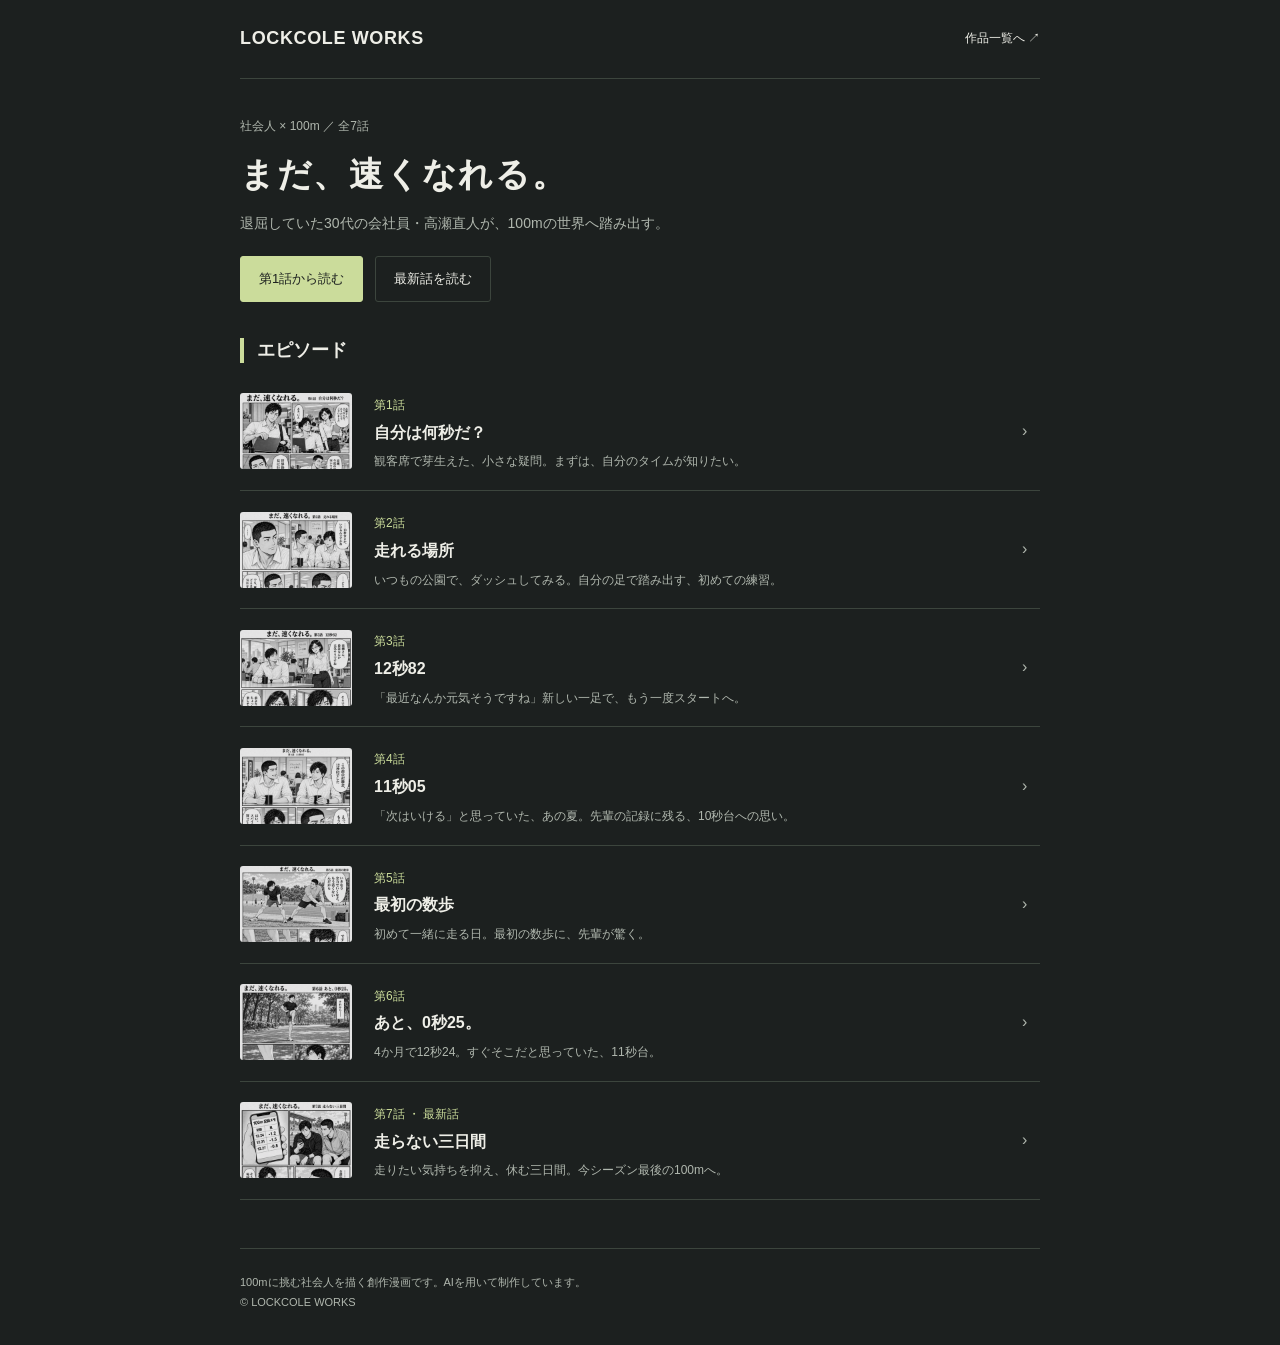
<file: index.html>
<!doctype html>
<html lang="ja"><head><meta charset="utf-8"><meta name="viewport" content="width=device-width,initial-scale=1"><meta name="description" content="退屈な毎日を送る30代の会社員が、100mに挑む。創作漫画『まだ、速くなれる。』全7話・56ページ公開中。"><meta name="theme-color" content="#1c201f"><title>まだ、速くなれる。｜社会人スプリンター漫画</title><link rel="stylesheet" href="styles.css?v=ui-20261018"></head>
<body><a class="skip" href="#episodes">話を選ぶ</a><header class="head wrap"><a class="brand" href="https://lockcole6.github.io/">LOCKCOLE WORKS</a><a href="https://lockcole6.github.io/#manga">作品一覧へ ↗</a></header>
<main class="wrap"><section class="intro"><small>社会人 × 100m ／ 全7話</small><h1>まだ、速くなれる。</h1><p>退屈していた30代の会社員・高瀬直人が、100mの世界へ踏み出す。</p><div class="actions"><a class="btn primary" href="episodes/01/index.html">第1話から読む</a><a class="btn" href="episodes/07/index.html">最新話を読む</a></div></section>
<h2 class="heading" id="episodes">エピソード</h2><a class="row" href="episodes/01/index.html"><img width="336" height="504" class="thumb" src="assets/cover-1.webp?v=webp-gray-20261018" alt="" loading="lazy"><div><small>第1話</small><h3>自分は何秒だ？</h3><p>観客席で芽生えた、小さな疑問。まずは、自分のタイムが知りたい。</p></div><span class="arrow" aria-hidden="true">›</span></a><a class="row" href="episodes/02/index.html"><img width="336" height="504" class="thumb" src="assets/cover-2.webp?v=webp-gray-20261018" alt="" loading="lazy"><div><small>第2話</small><h3>走れる場所</h3><p>いつもの公園で、ダッシュしてみる。自分の足で踏み出す、初めての練習。</p></div><span class="arrow" aria-hidden="true">›</span></a><a class="row" href="episodes/03/index.html"><img width="336" height="504" class="thumb" src="assets/cover-3.webp?v=webp-gray-20261018" alt="" loading="lazy"><div><small>第3話</small><h3>12秒82</h3><p>「最近なんか元気そうですね」新しい一足で、もう一度スタートへ。</p></div><span class="arrow" aria-hidden="true">›</span></a><a class="row" href="episodes/04/index.html"><img width="336" height="504" class="thumb" src="assets/cover-4.webp?v=webp-gray-20261018" alt="" loading="lazy"><div><small>第4話</small><h3>11秒05</h3><p>「次はいける」と思っていた、あの夏。先輩の記録に残る、10秒台への思い。</p></div><span class="arrow" aria-hidden="true">›</span></a><a class="row" href="episodes/05/index.html"><img width="336" height="504" class="thumb" src="assets/cover-5.webp?v=webp-gray-20261018" alt="" loading="lazy"><div><small>第5話</small><h3>最初の数歩</h3><p>初めて一緒に走る日。最初の数歩に、先輩が驚く。</p></div><span class="arrow" aria-hidden="true">›</span></a><a class="row" href="episodes/06/index.html"><img width="336" height="504" class="thumb" src="assets/cover-6.webp?v=webp-gray-20261018" alt="" loading="lazy"><div><small>第6話</small><h3>あと、0秒25。</h3><p>4か月で12秒24。すぐそこだと思っていた、11秒台。</p></div><span class="arrow" aria-hidden="true">›</span></a><a class="row" href="episodes/07/index.html"><img width="336" height="504" class="thumb" src="assets/cover-7.webp?v=webp-gray-20261018" alt="" loading="lazy"><div><small>第7話 ・ 最新話</small><h3>走らない三日間</h3><p>走りたい気持ちを抑え、休む三日間。今シーズン最後の100mへ。</p></div><span class="arrow" aria-hidden="true">›</span></a></main>
<footer class="wrap">100mに挑む社会人を描く創作漫画です。AIを用いて制作しています。<br>© LOCKCOLE WORKS</footer></body></html>
</file>
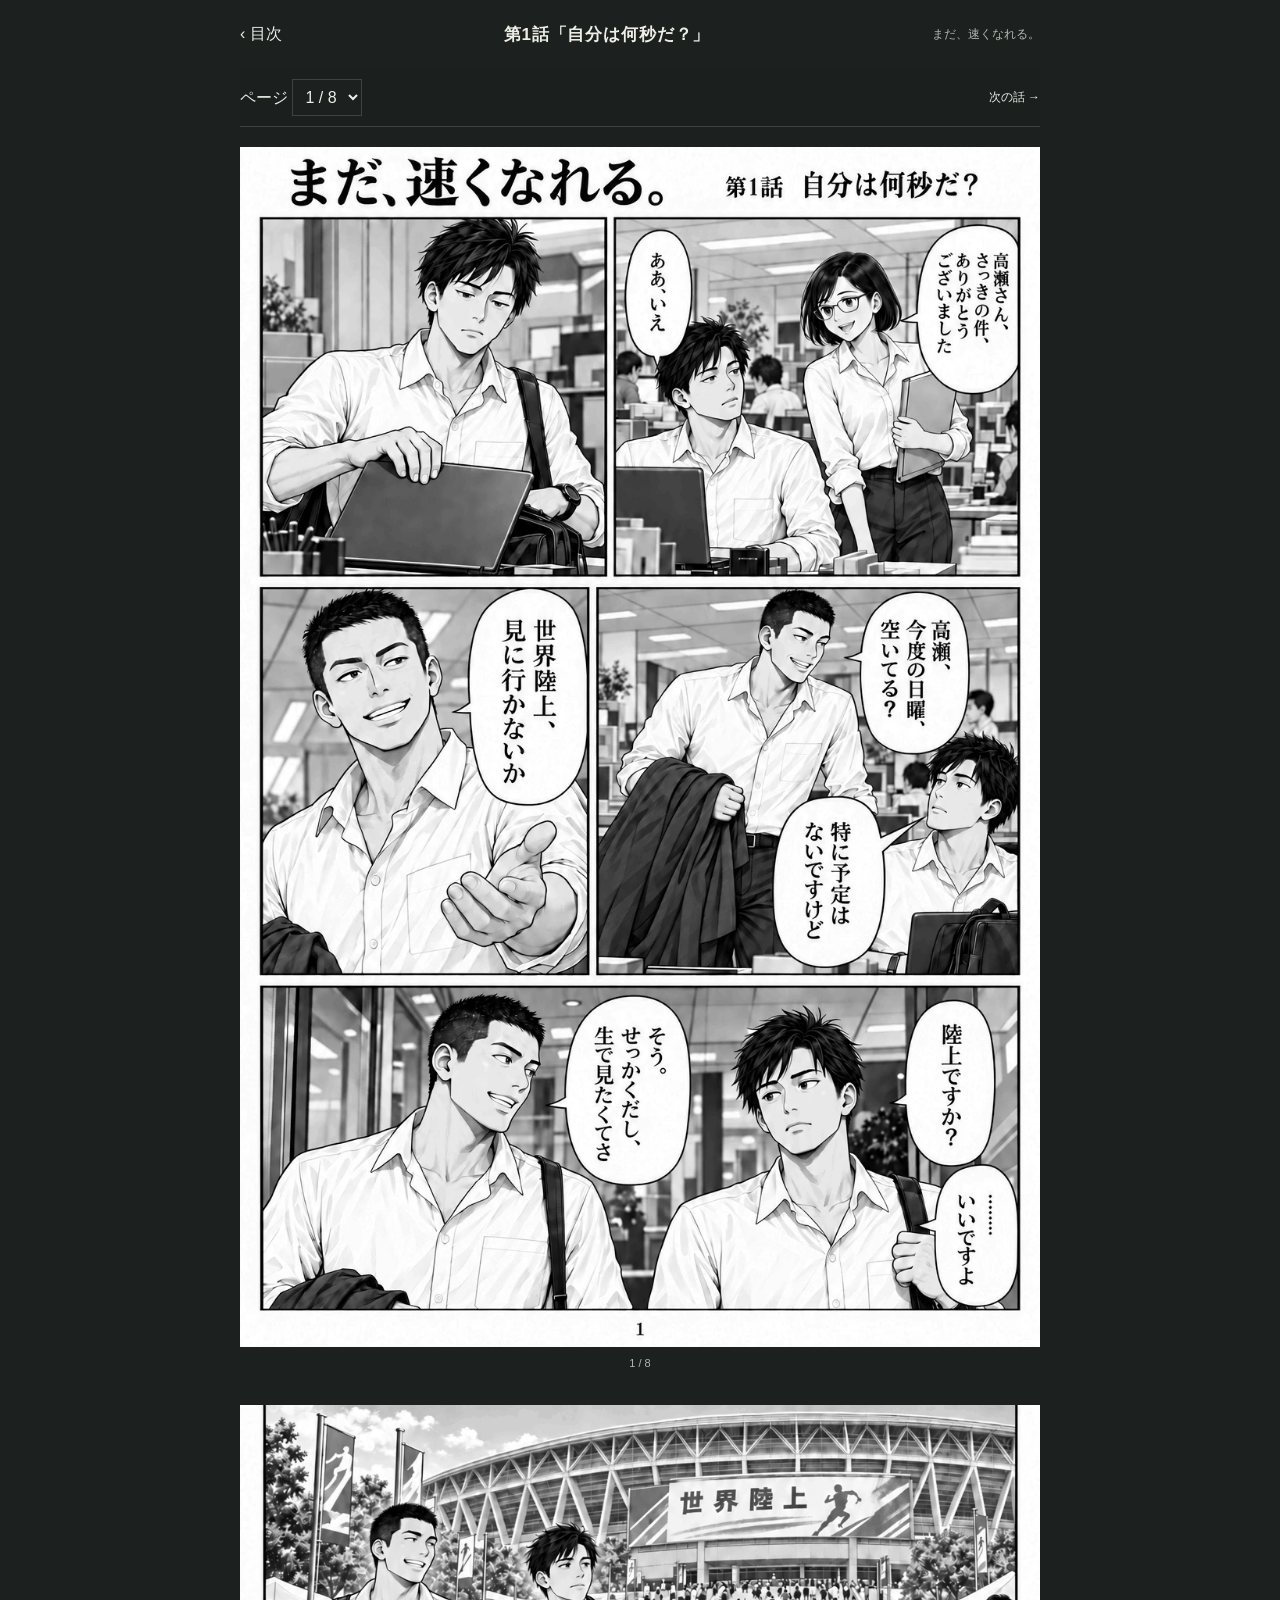
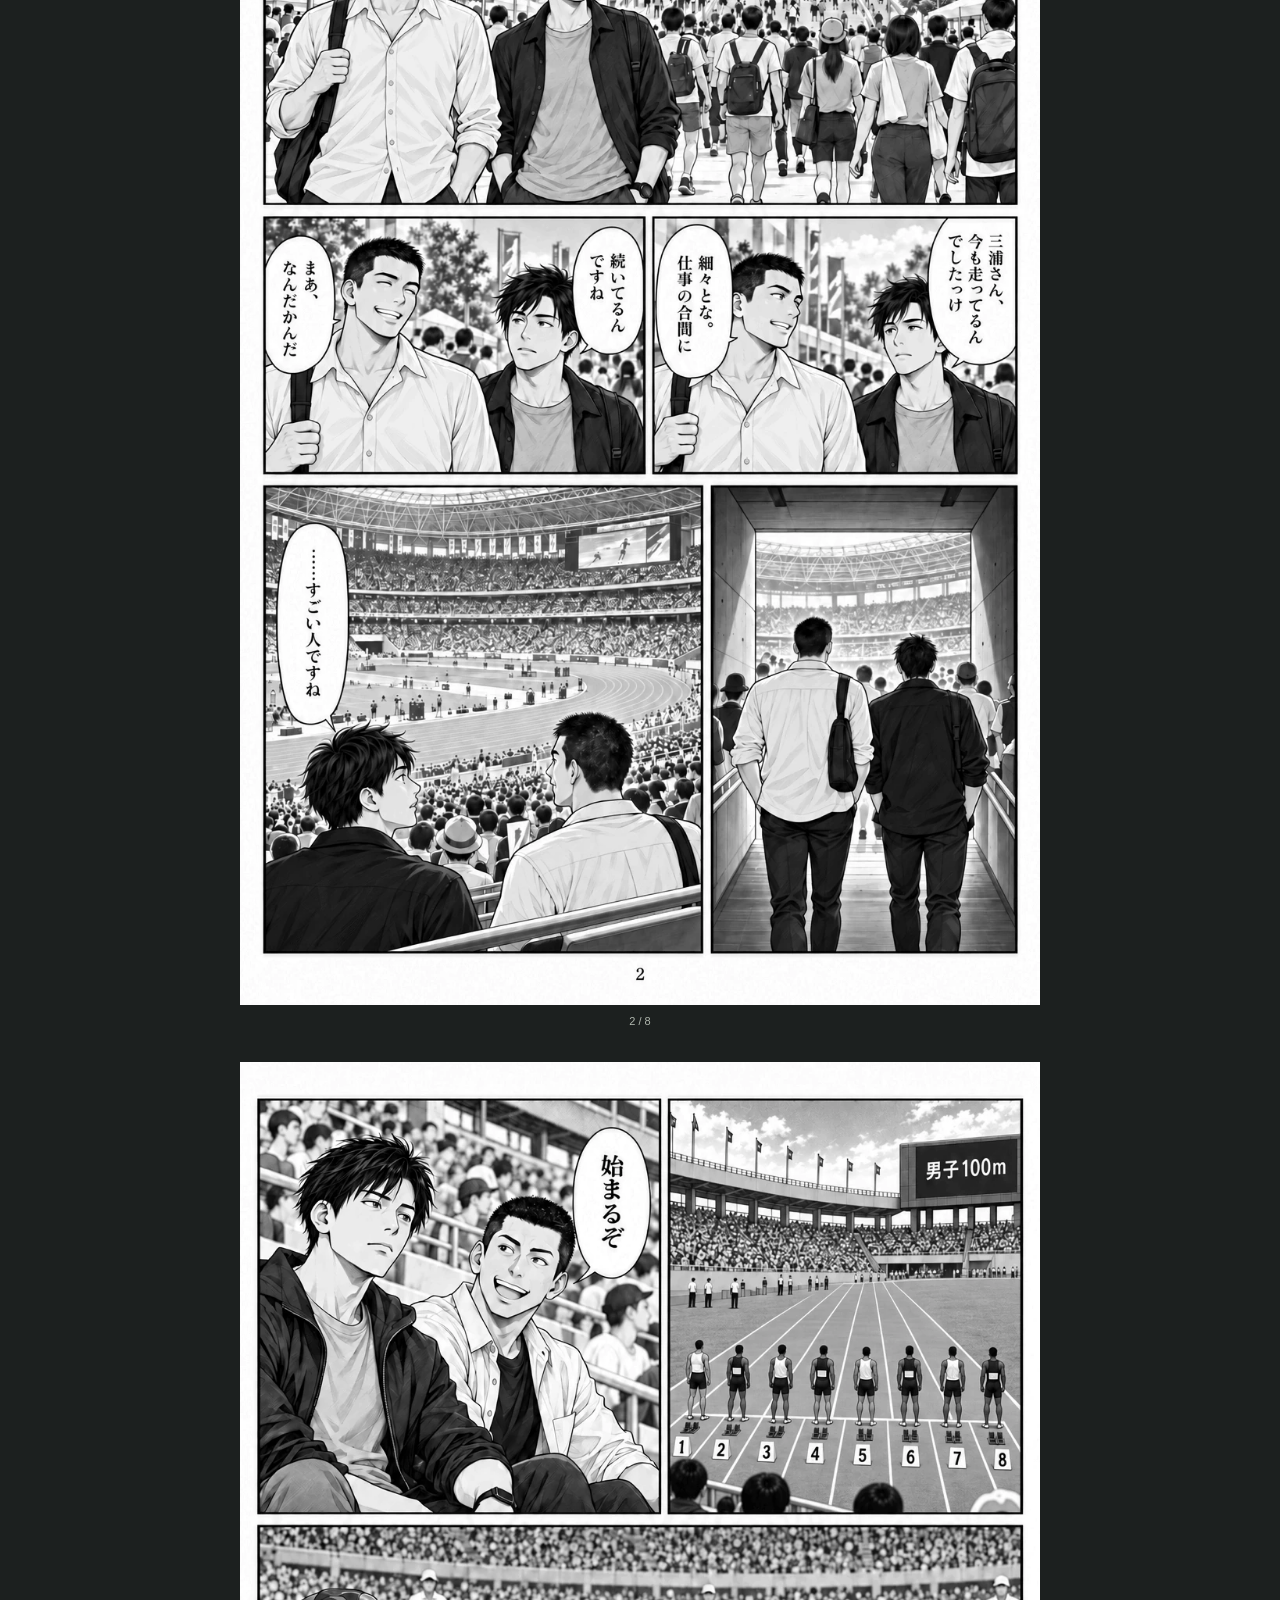
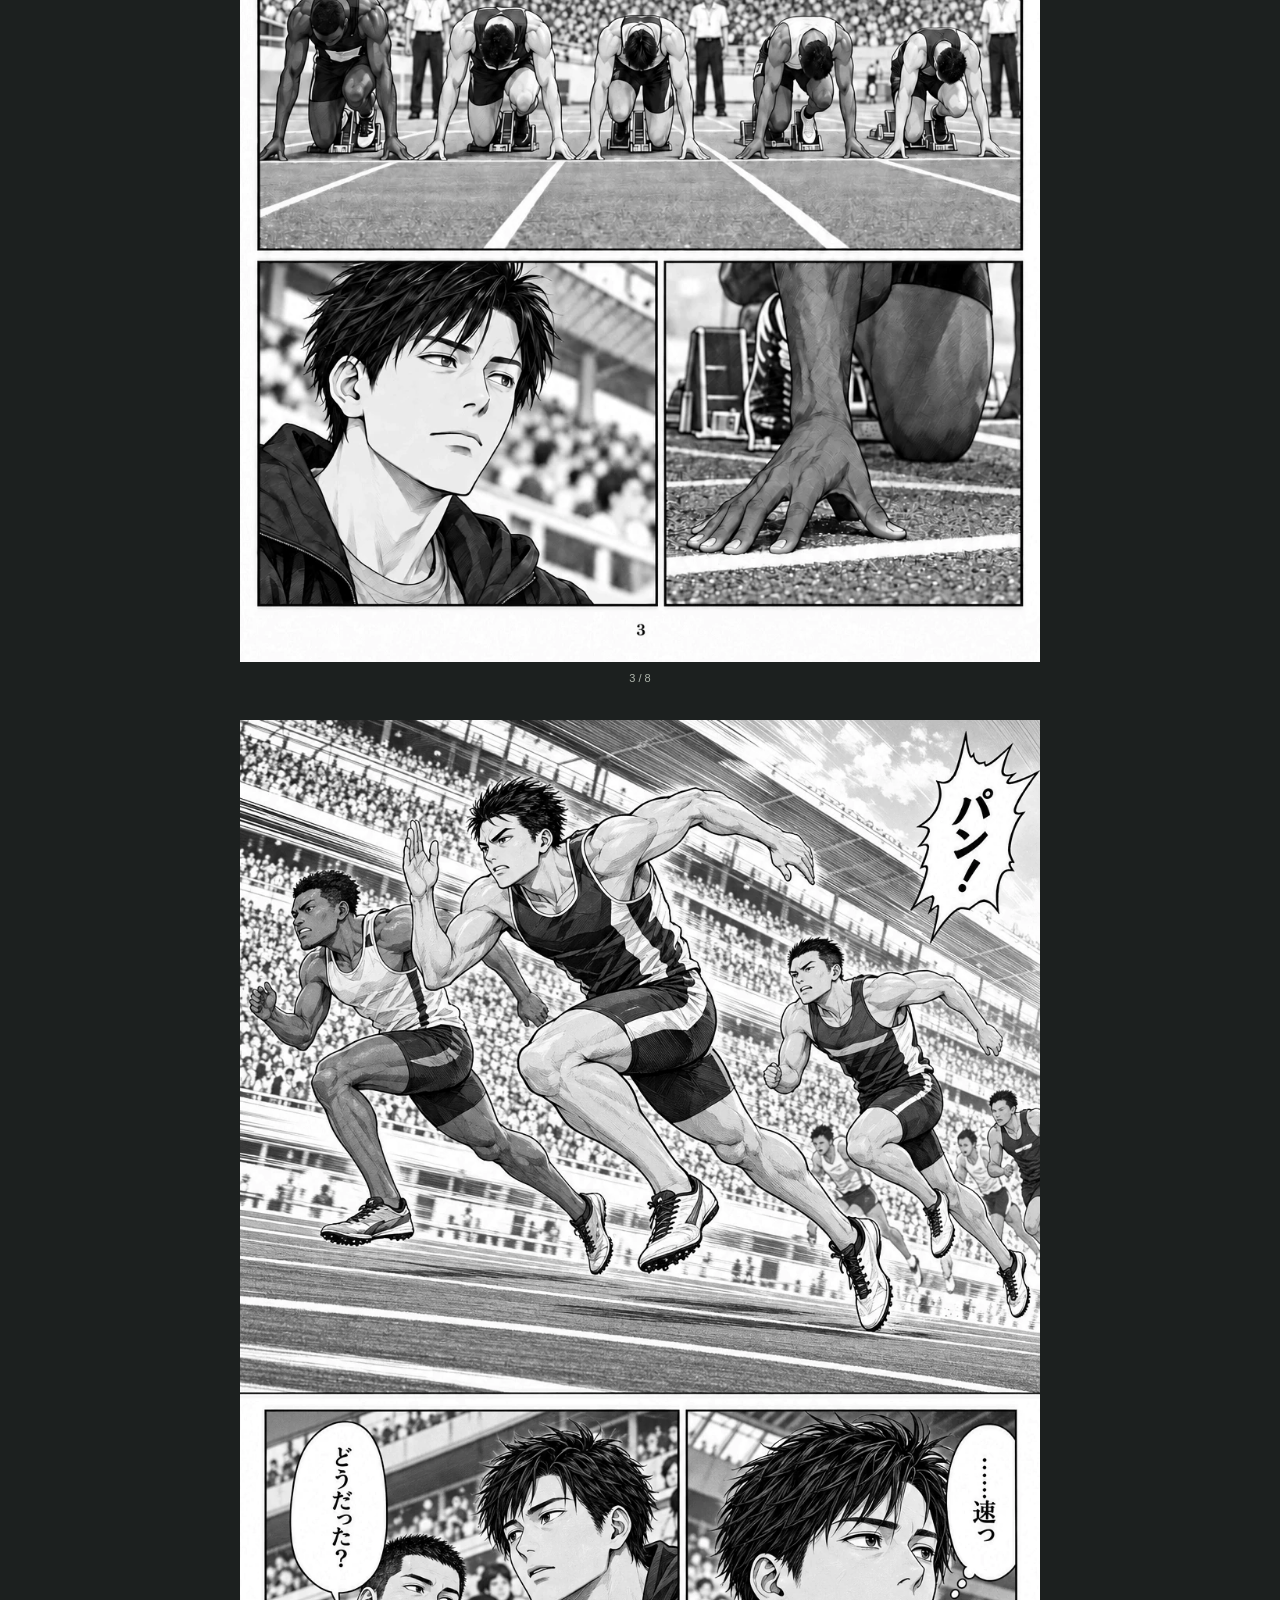
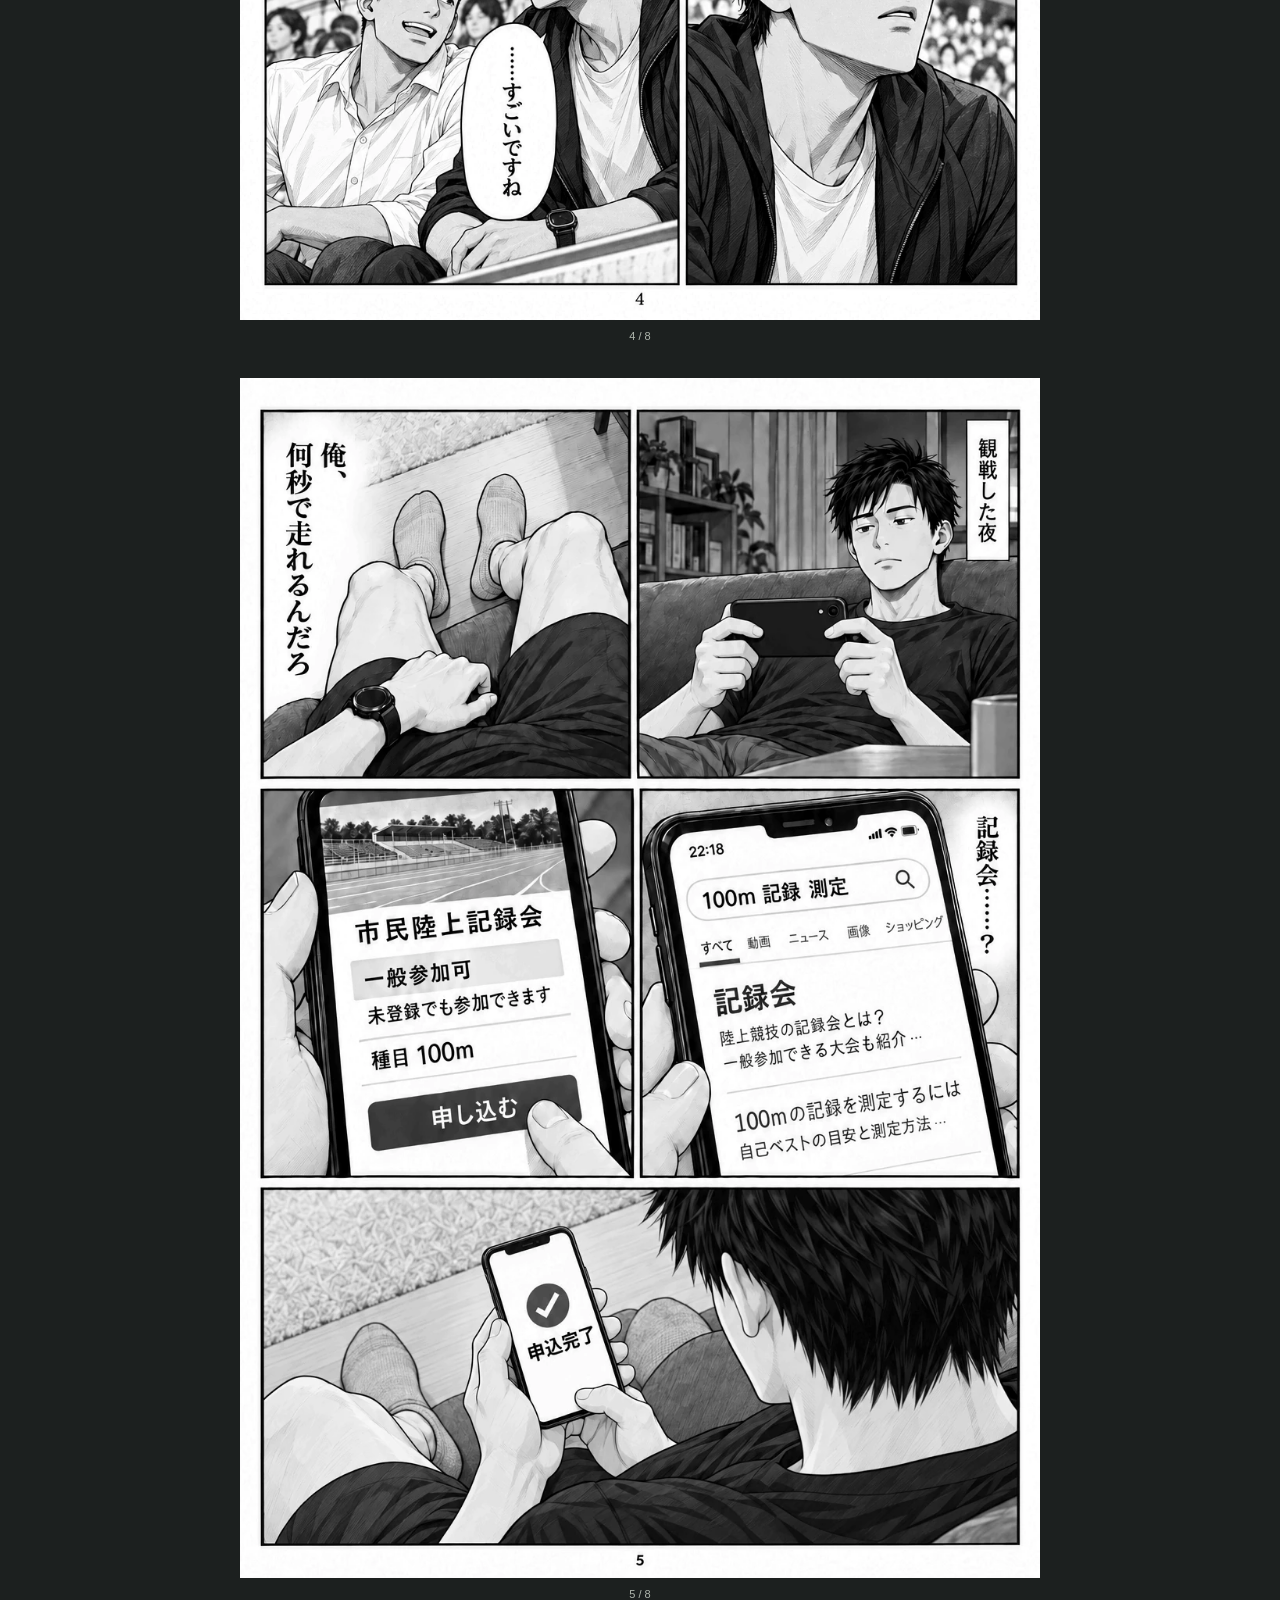
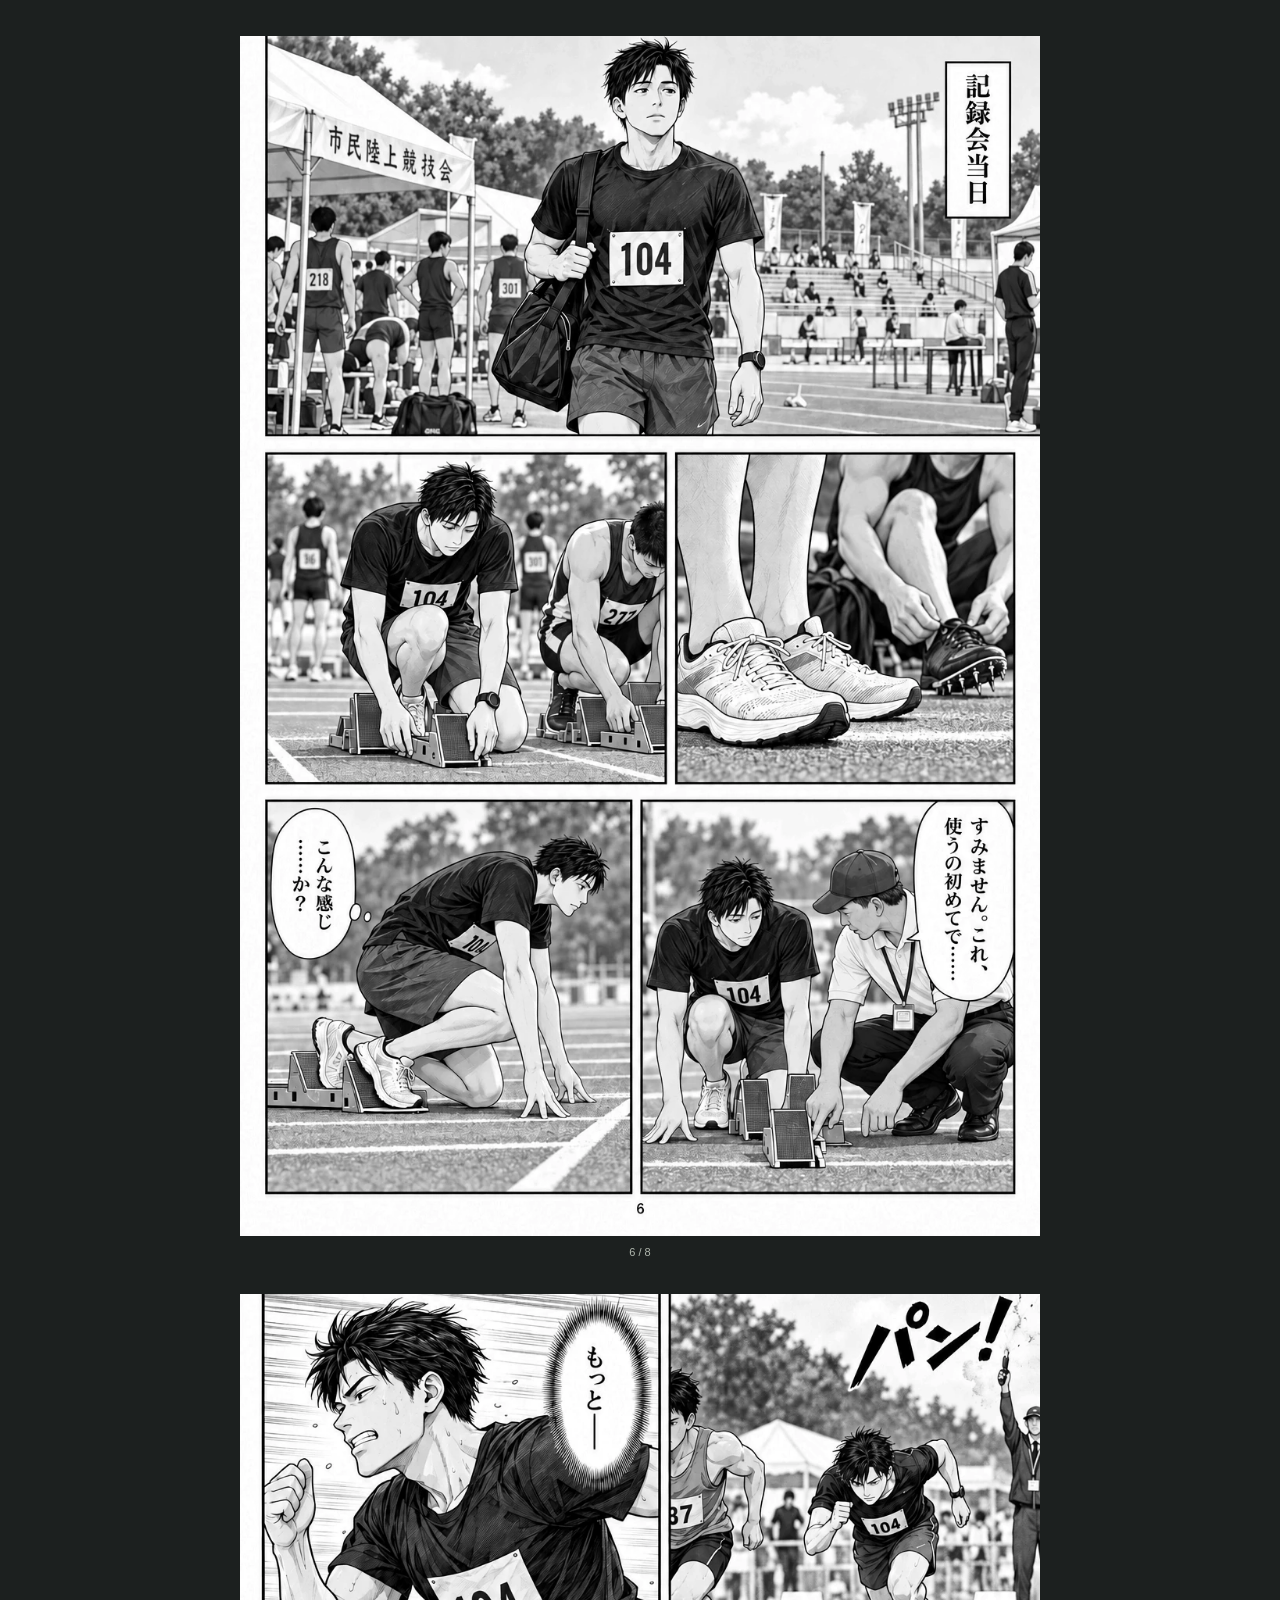
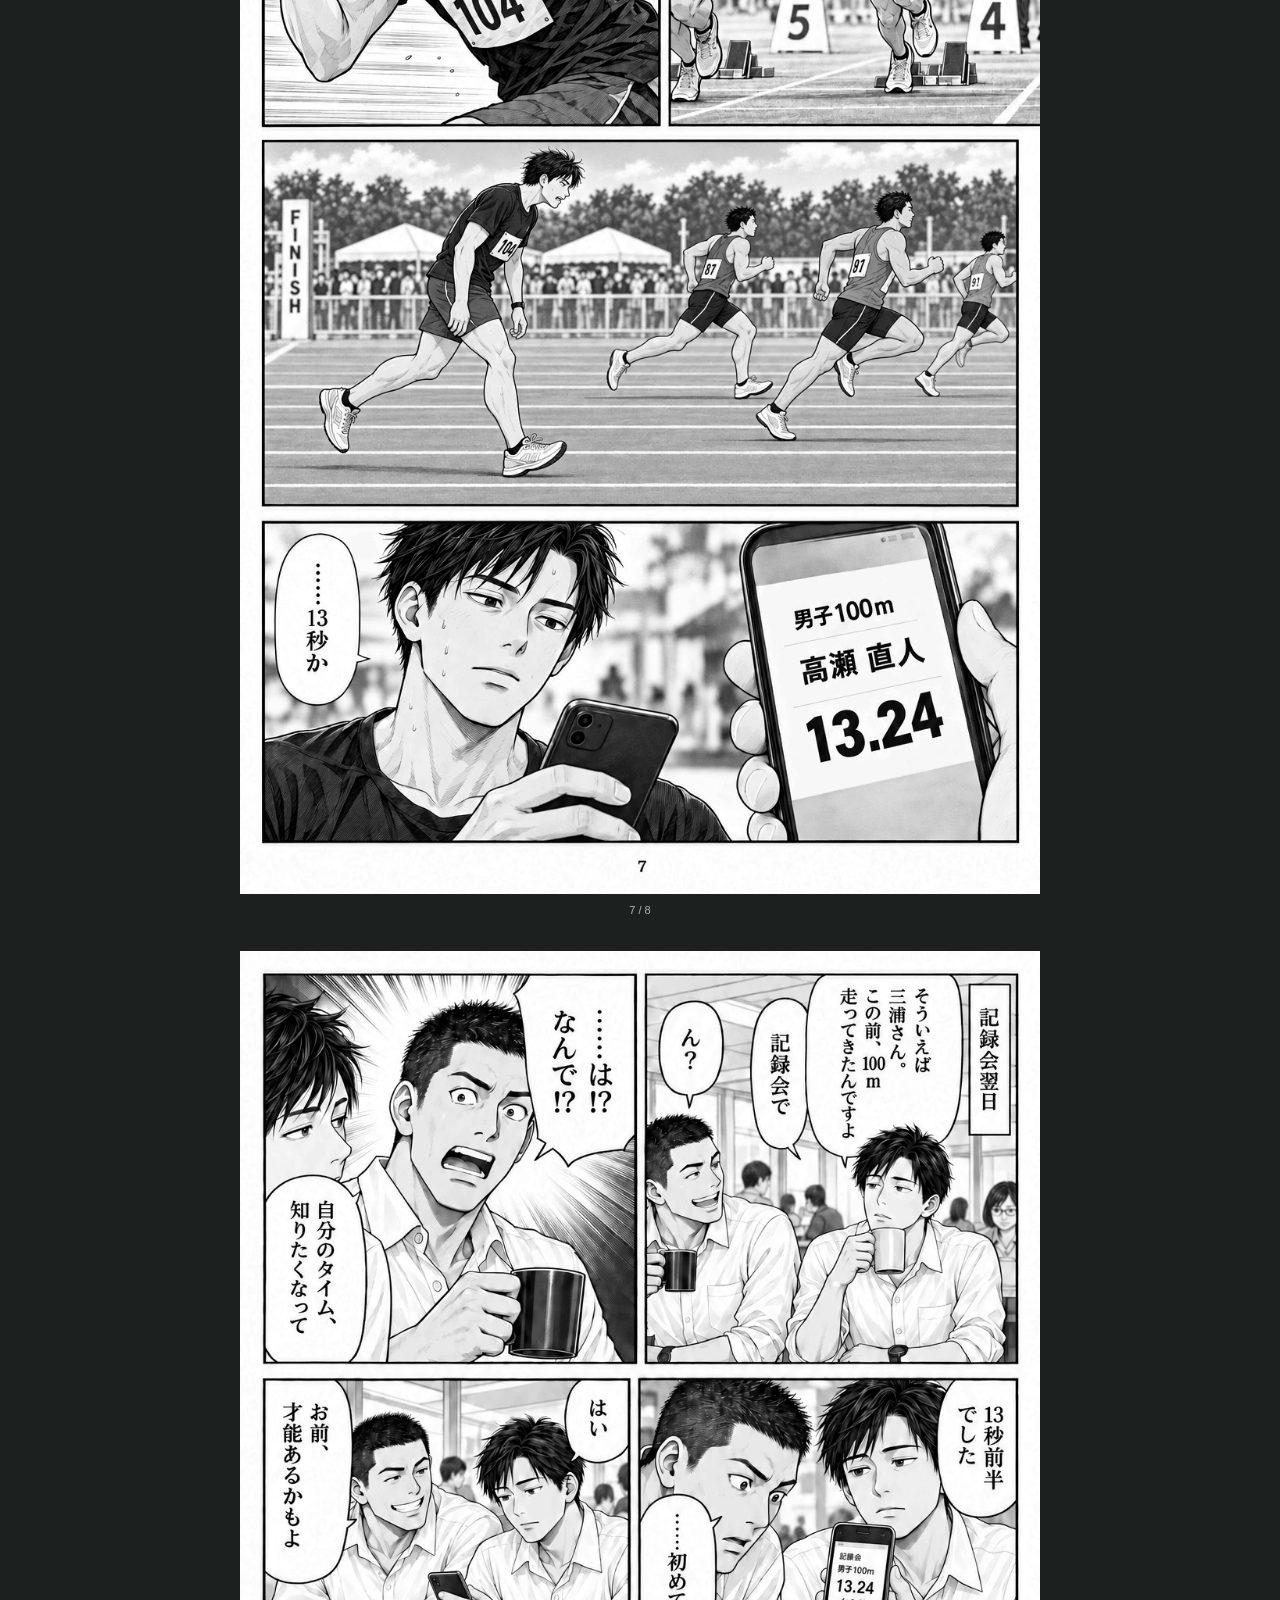
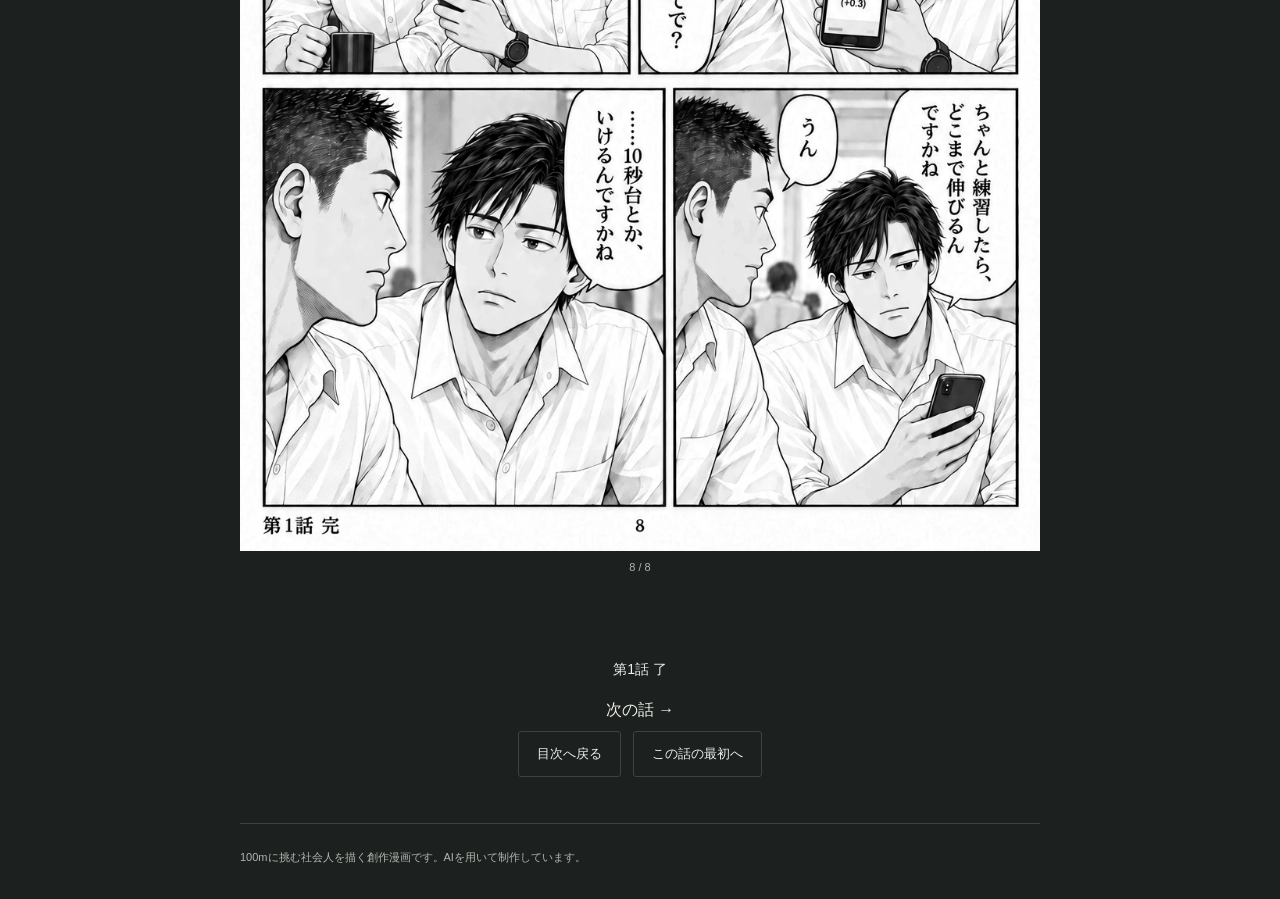
<file: episodes/01/index.html>
<!doctype html>
<html lang="ja"><head><meta charset="utf-8"><meta name="viewport" content="width=device-width,initial-scale=1"><meta name="theme-color" content="#1c201f"><title>第1話「自分は何秒だ？」｜まだ、速くなれる。</title><link rel="stylesheet" href="../../styles.css?v=ui-20261018"></head>
<body class="reader"><a class="skip" href="#p1">本文へ</a><header class="reader-head wrap"><a href="../../index.html">‹ 目次</a><h1>第1話「自分は何秒だ？」</h1><span class="muted">まだ、速くなれる。</span></header>
<nav class="wrap readerbar" aria-label="話とページ"><label>ページ <select id="jump" aria-label="表示ページ"><option value="1">1 / 8</option><option value="2">2 / 8</option><option value="3">3 / 8</option><option value="4">4 / 8</option><option value="5">5 / 8</option><option value="6">6 / 8</option><option value="7">7 / 8</option><option value="8">8 / 8</option></select></label><div class="links"><a href="../02/index.html">次の話 →</a></div></nav>
<main class="pages"><figure id="p1"><img src="page-01.webp?v=webp-gray-20261018" width="1024" height="1536" alt="まだ、速くなれる。 第1話 1ページ" fetchpriority="high" decoding="async"><figcaption>1 / 8</figcaption></figure><figure id="p2"><img src="page-02.webp?v=webp-gray-20261018" width="1024" height="1536" alt="まだ、速くなれる。 第1話 2ページ" loading="lazy" decoding="async"><figcaption>2 / 8</figcaption></figure><figure id="p3"><img src="page-03.webp?v=webp-gray-20261018" width="1024" height="1536" alt="まだ、速くなれる。 第1話 3ページ" loading="lazy" decoding="async"><figcaption>3 / 8</figcaption></figure><figure id="p4"><img src="page-04.webp?v=webp-gray-20261018" width="1024" height="1536" alt="まだ、速くなれる。 第1話 4ページ" loading="lazy" decoding="async"><figcaption>4 / 8</figcaption></figure><figure id="p5"><img src="page-05.webp?v=webp-gray-20261018" width="1024" height="1536" alt="まだ、速くなれる。 第1話 5ページ" loading="lazy" decoding="async"><figcaption>5 / 8</figcaption></figure><figure id="p6"><img src="page-06.webp?v=webp-gray-20261018" width="1024" height="1536" alt="まだ、速くなれる。 第1話 6ページ" loading="lazy" decoding="async"><figcaption>6 / 8</figcaption></figure><figure id="p7"><img src="page-07.webp?v=webp-gray-20261018" width="1024" height="1536" alt="まだ、速くなれる。 第1話 7ページ" loading="lazy" decoding="async"><figcaption>7 / 8</figcaption></figure><figure id="p8"><img src="page-08.webp?v=webp-gray-20261018" width="1024" height="1536" alt="まだ、速くなれる。 第1話 8ページ" loading="lazy" decoding="async"><figcaption>8 / 8</figcaption></figure></main>
<section class="reader-end"><p>第1話 了</p><div class="links"><a href="../02/index.html">次の話 →</a></div><a class="btn" href="../../index.html">目次へ戻る</a><a class="btn" href="#p1">この話の最初へ</a></section>
<footer class="wrap">100mに挑む社会人を描く創作漫画です。AIを用いて制作しています。</footer><script src="../../reader.js?v=ui-20261018"></script></body></html>
</file>
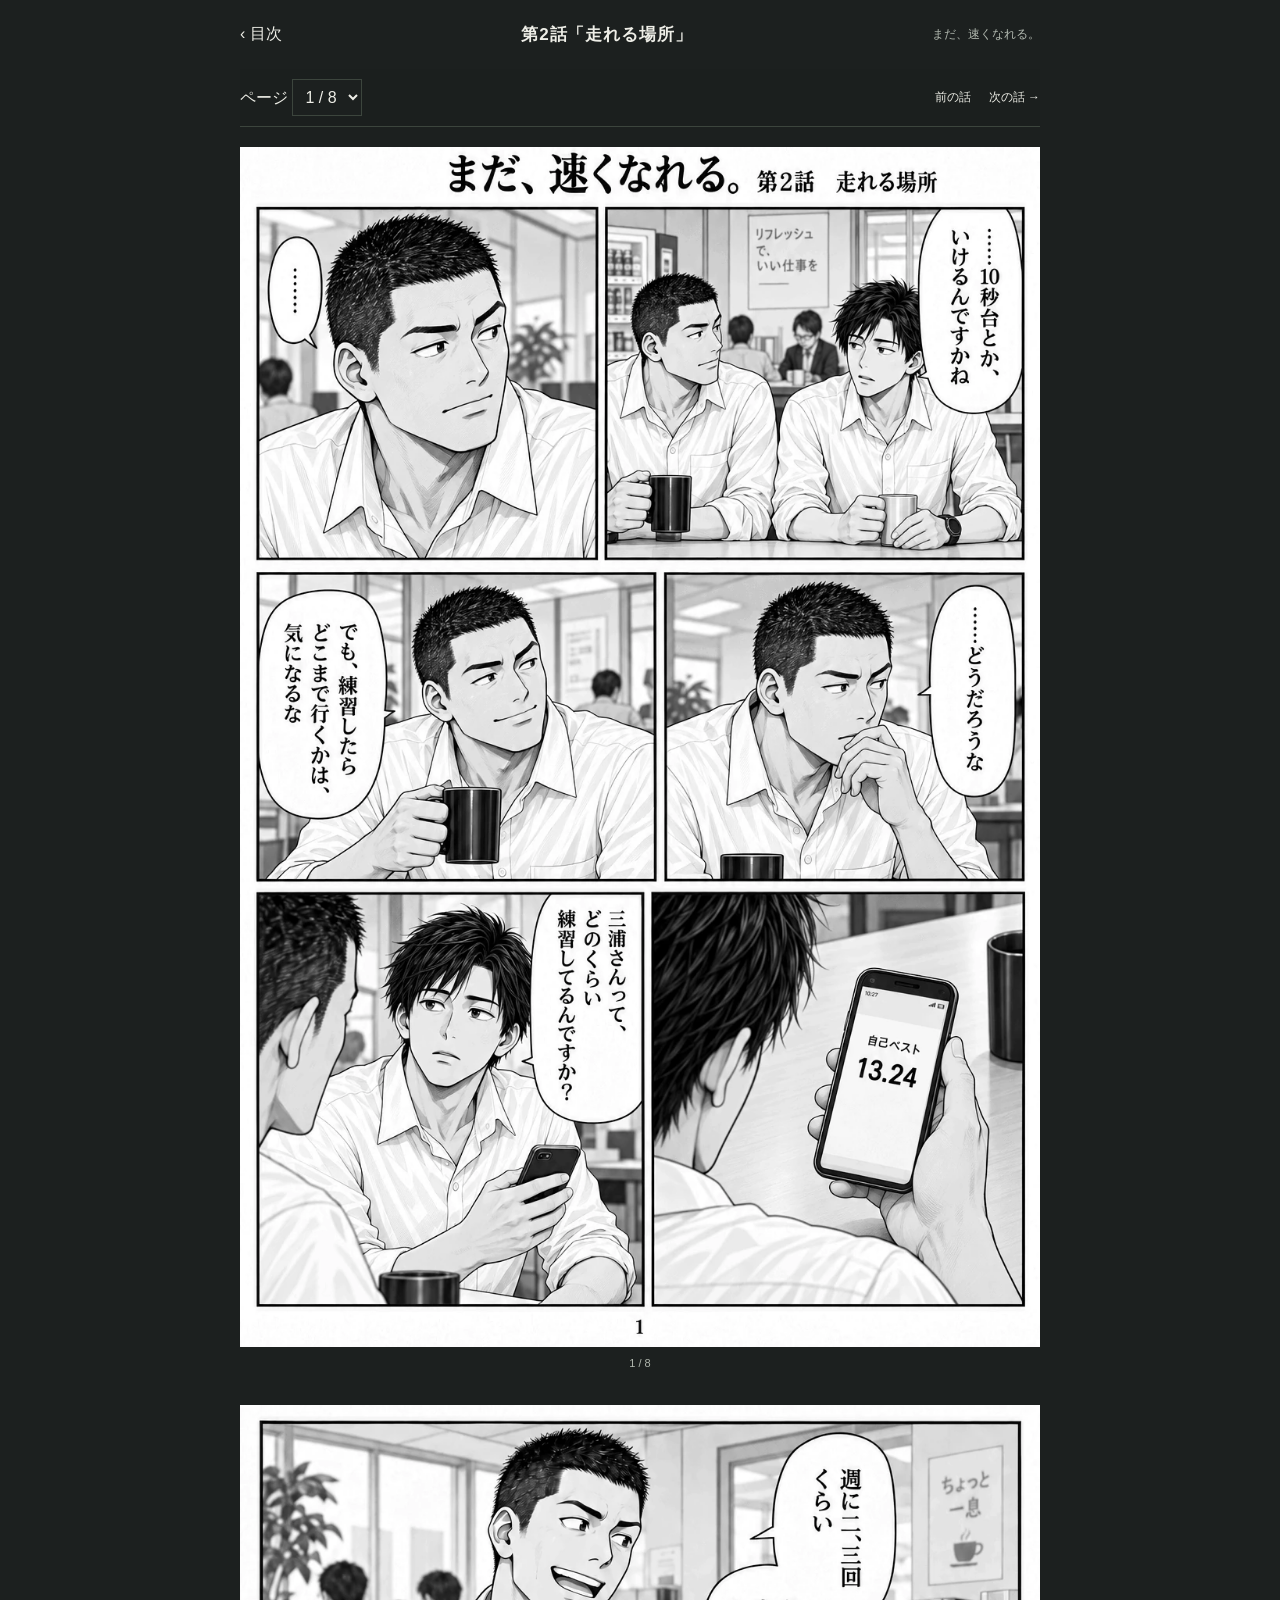
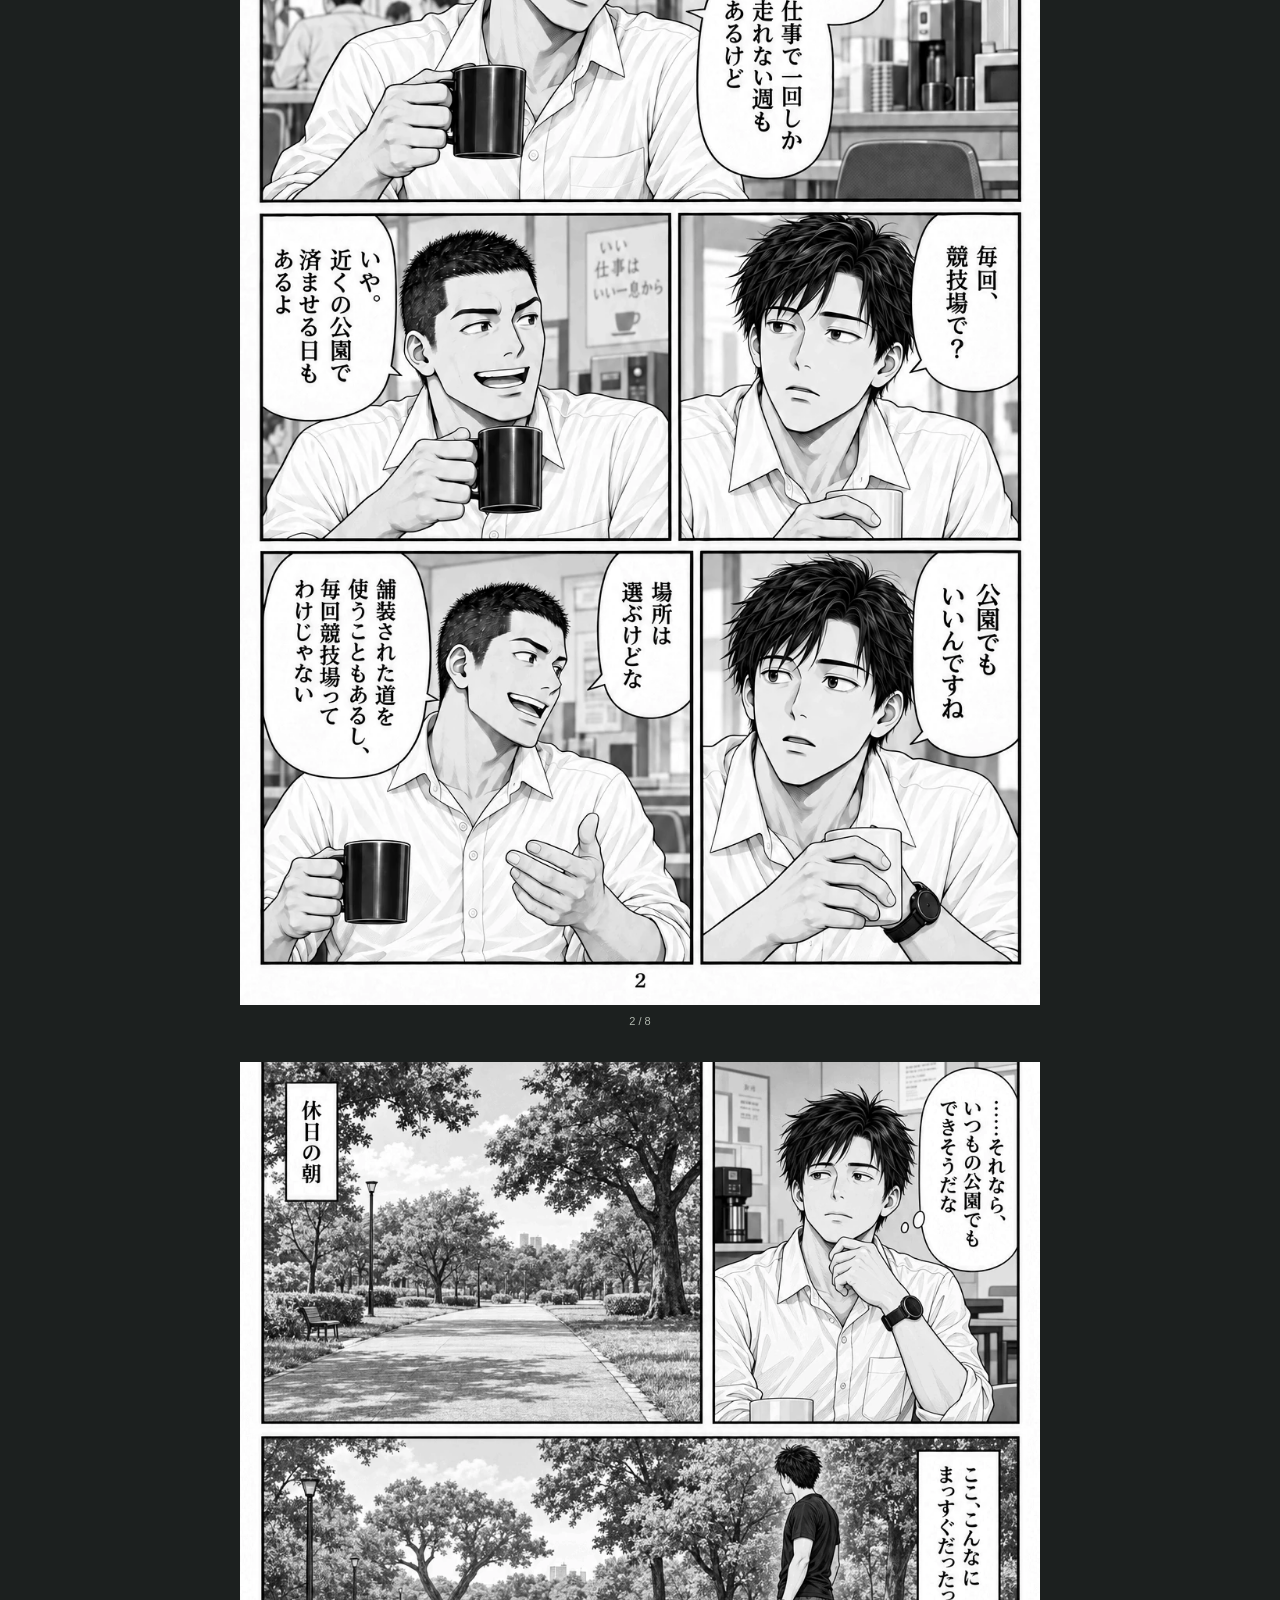
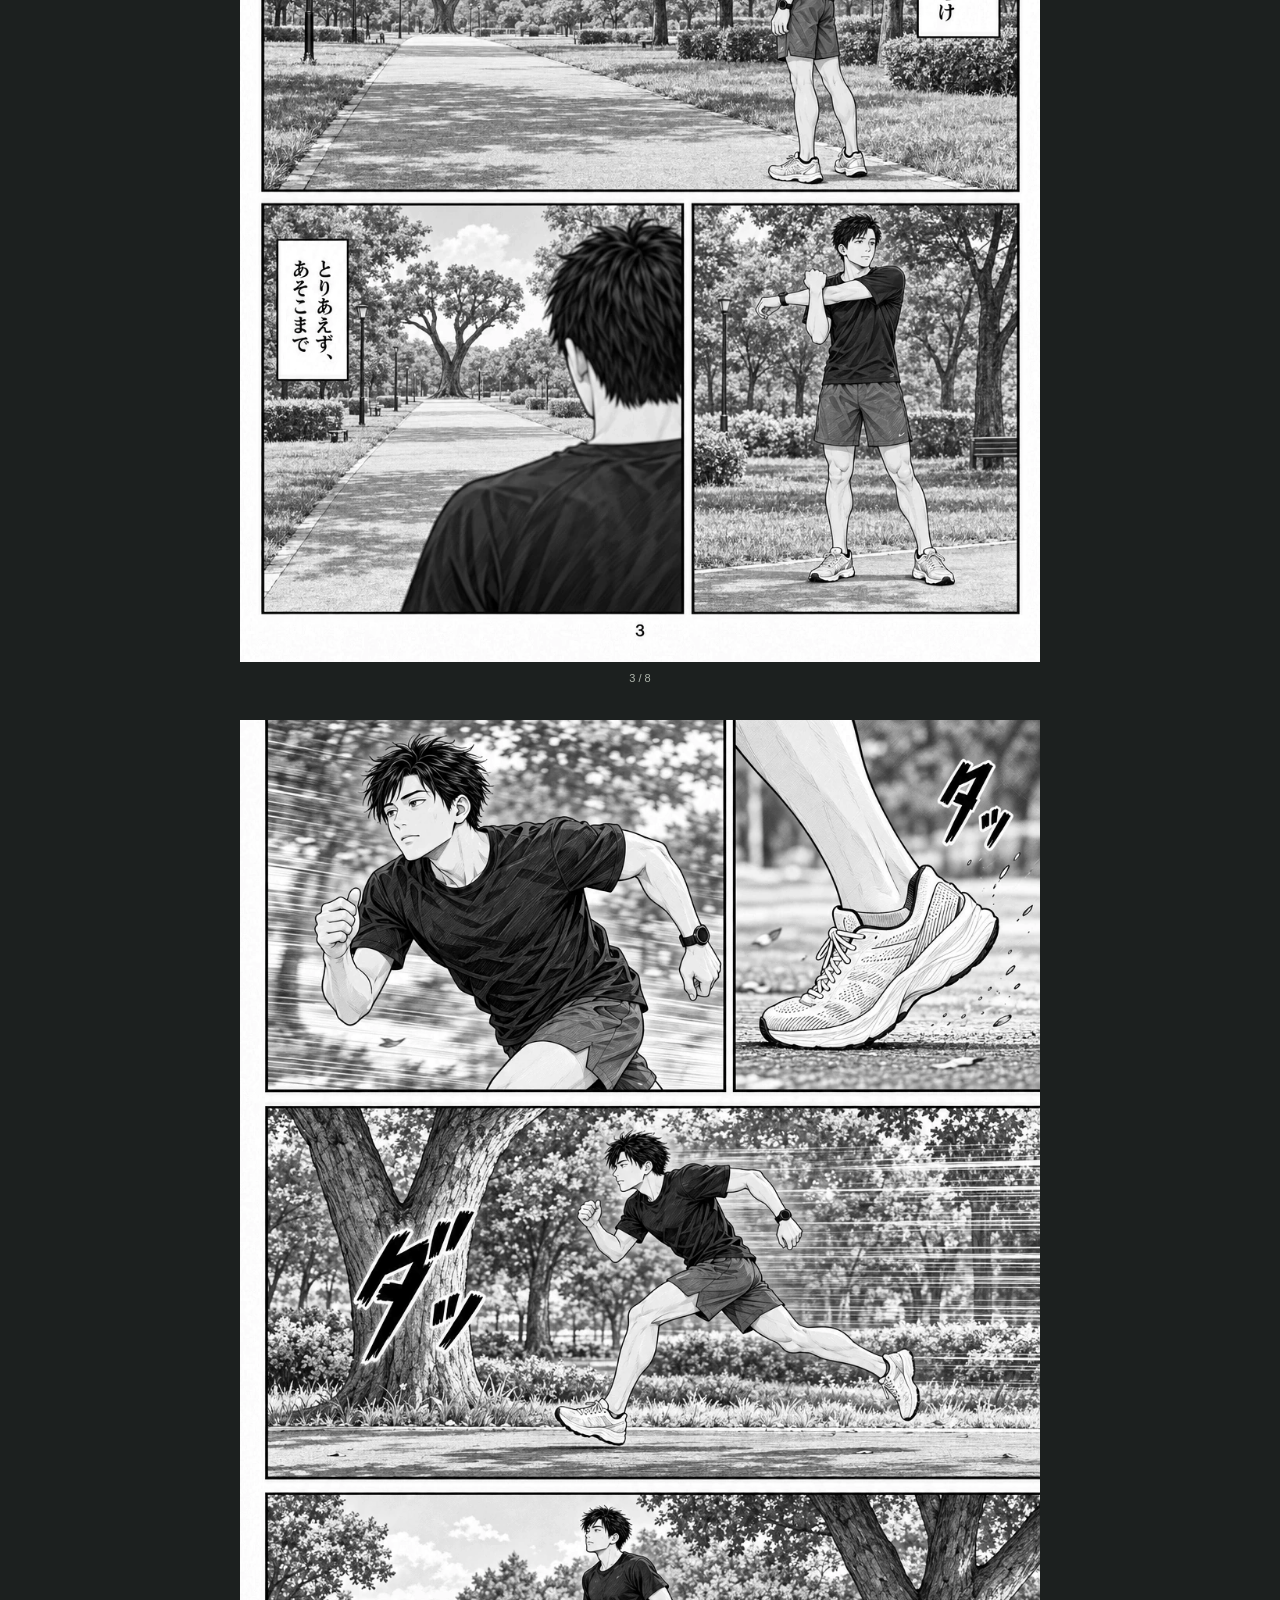
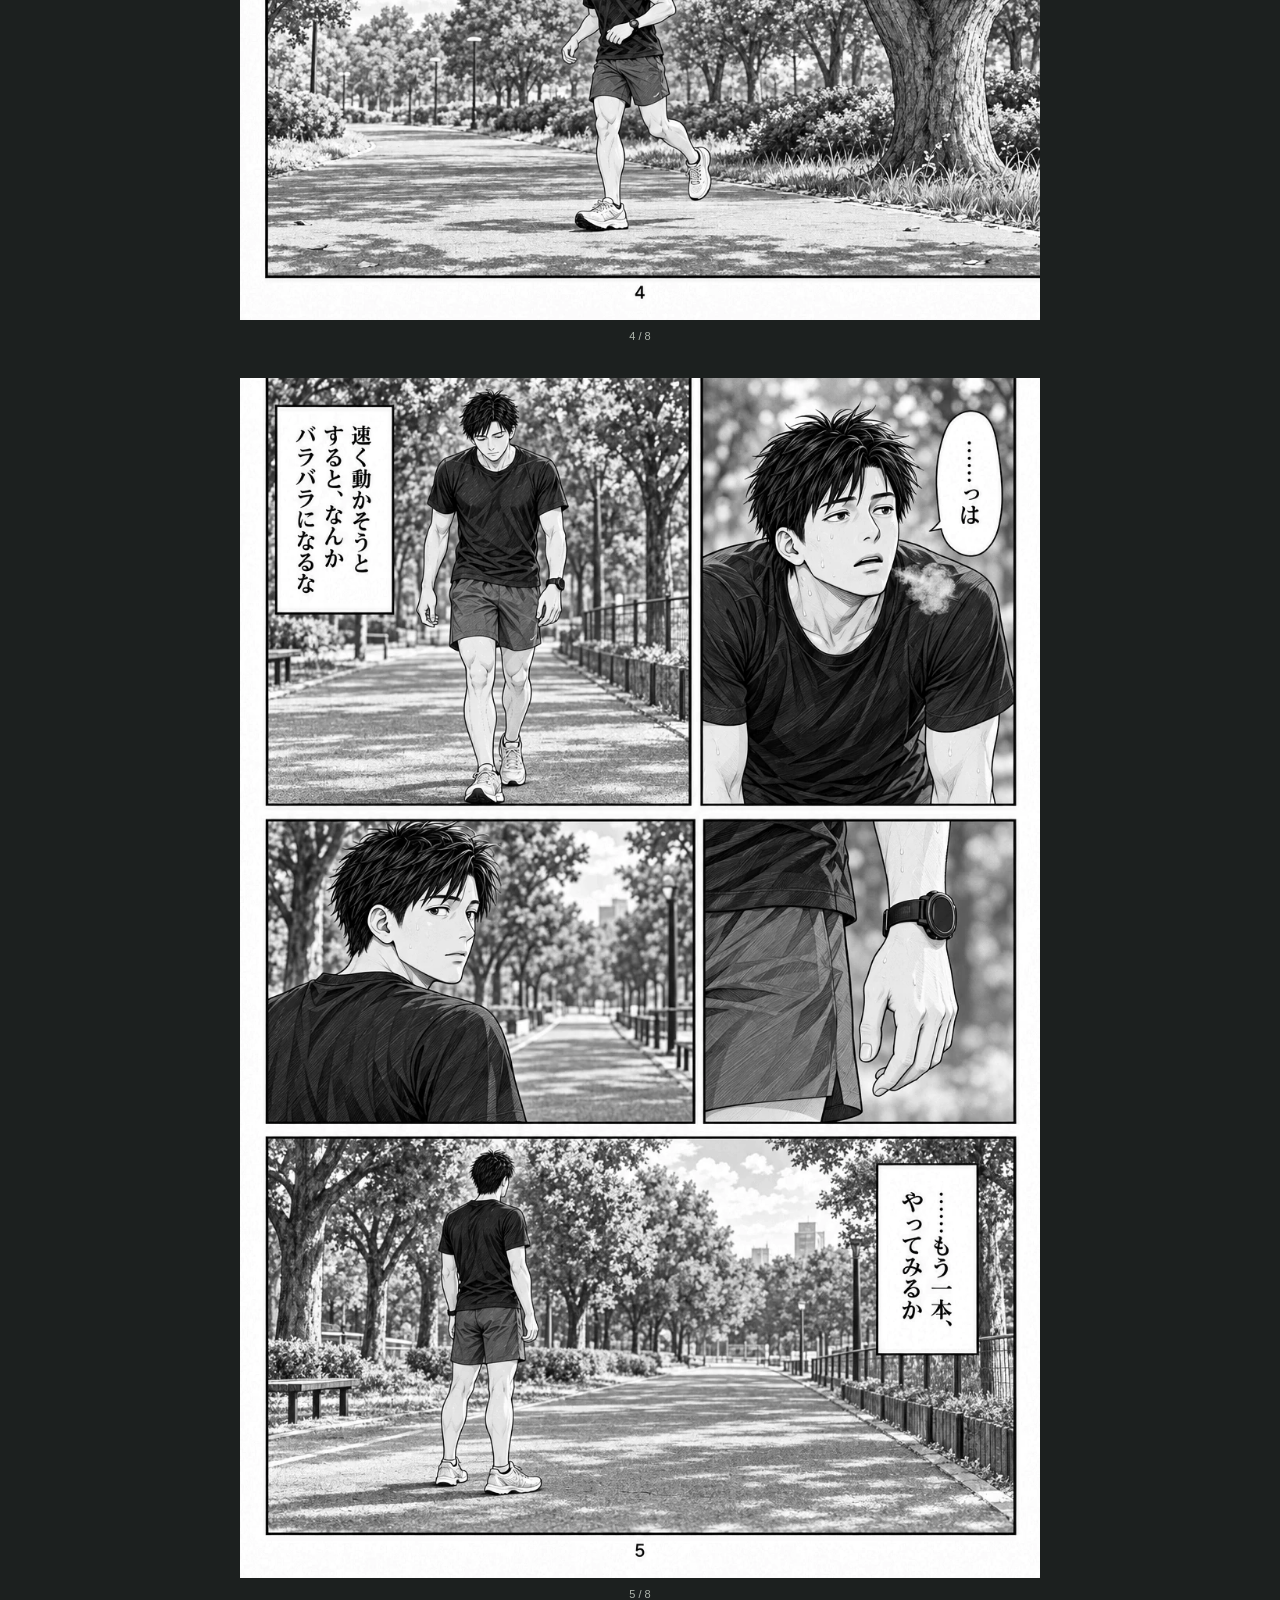
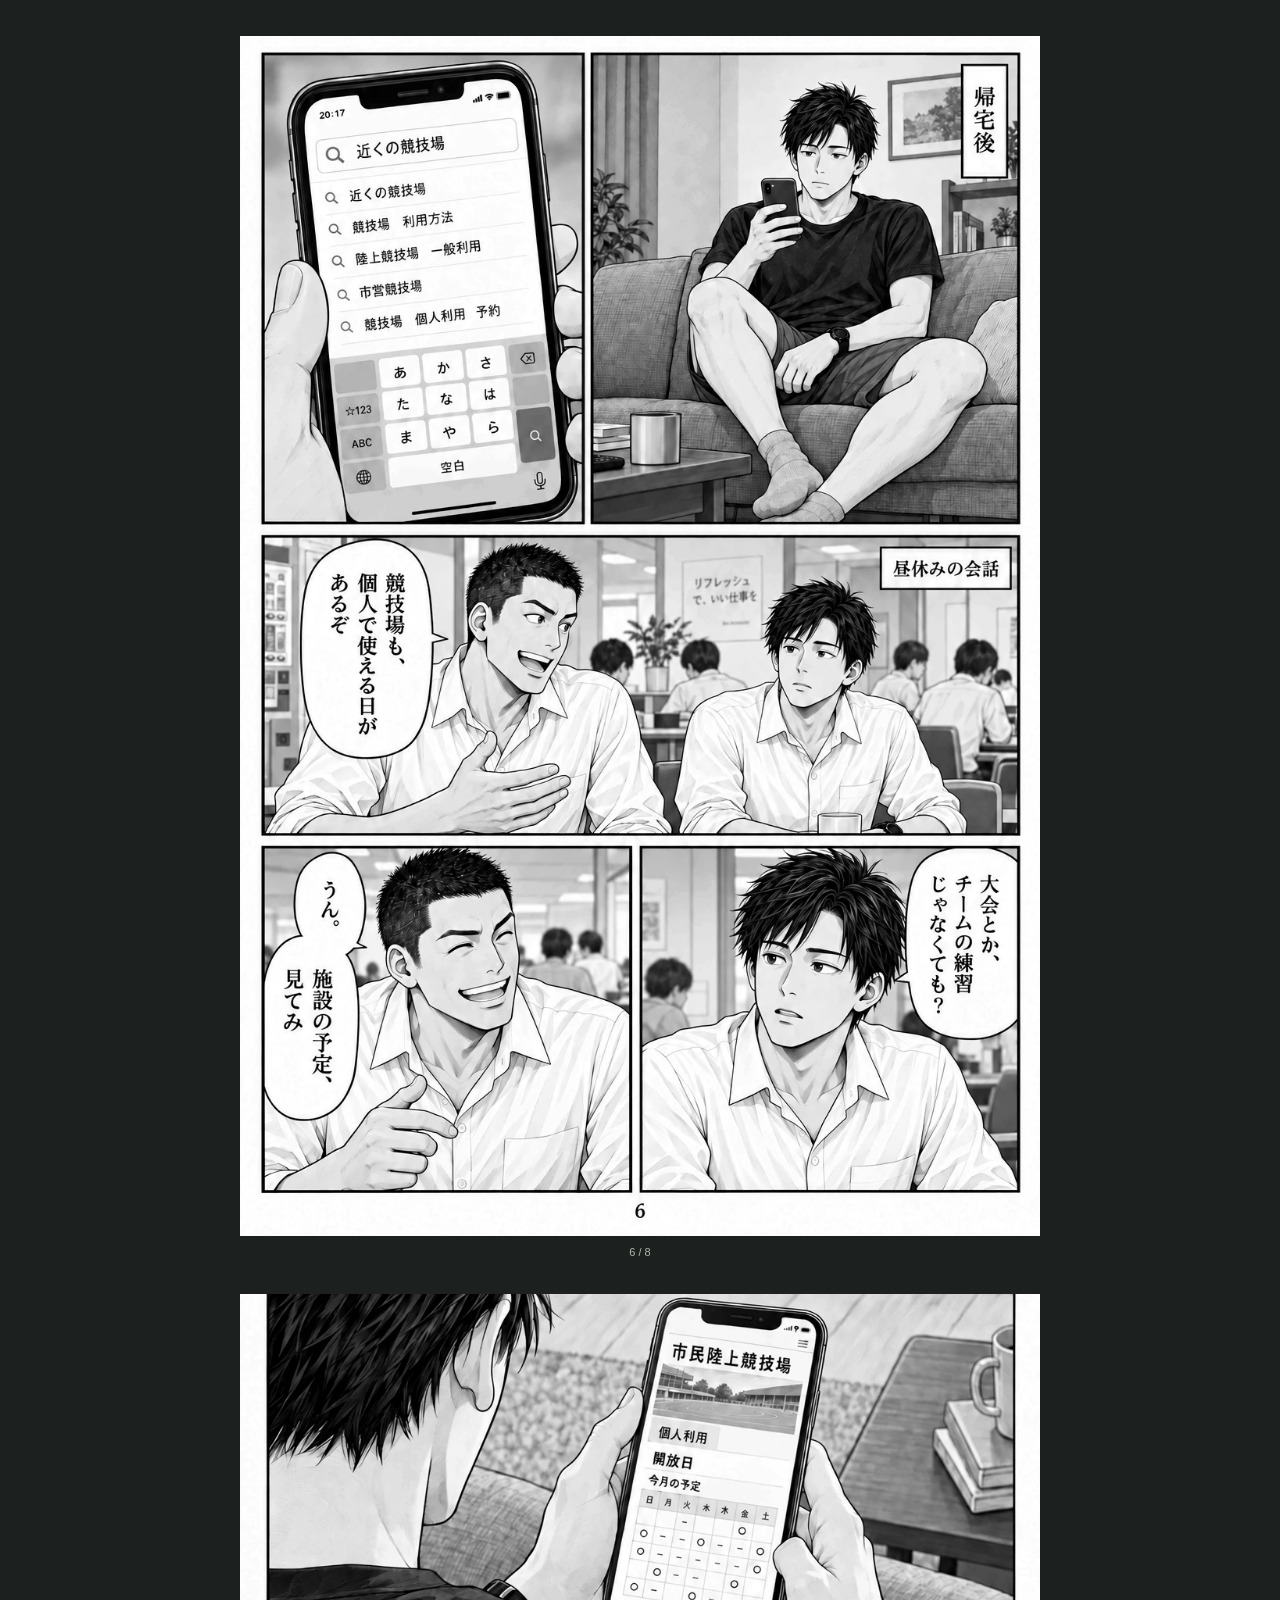
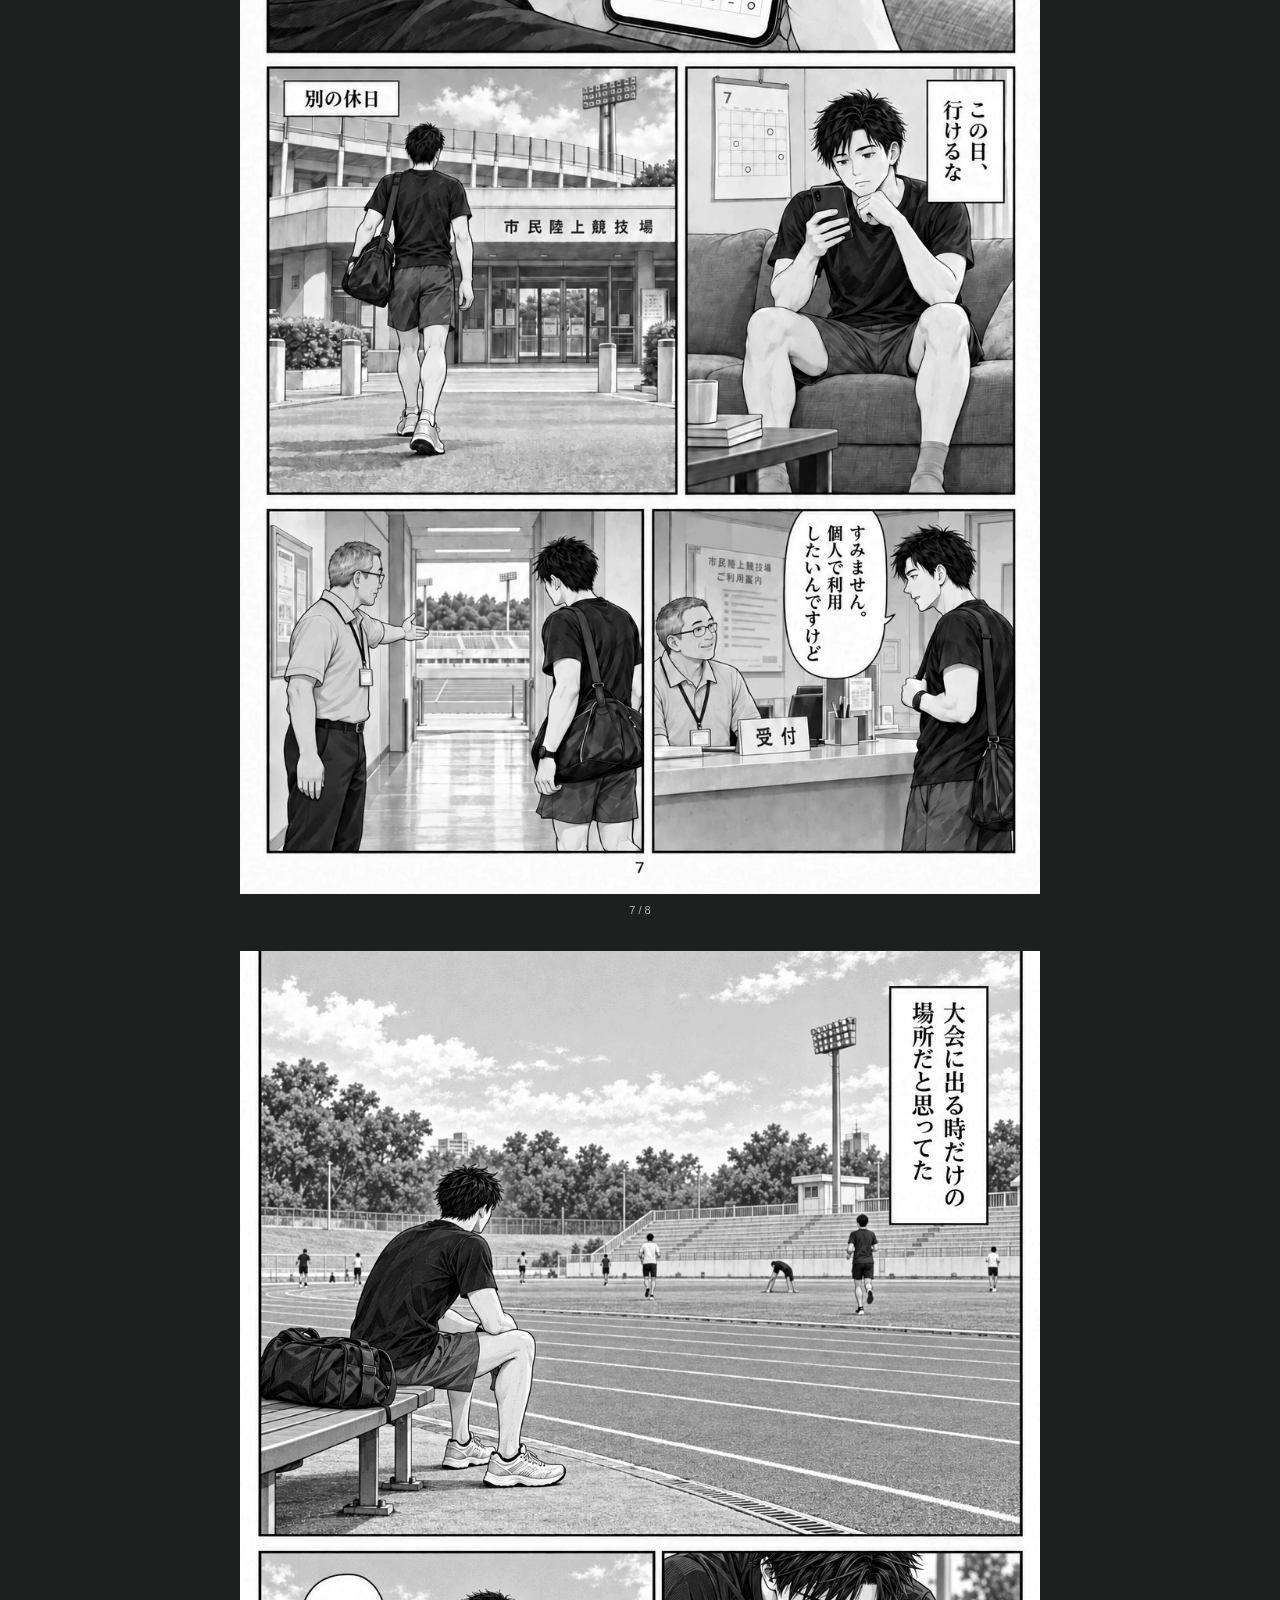
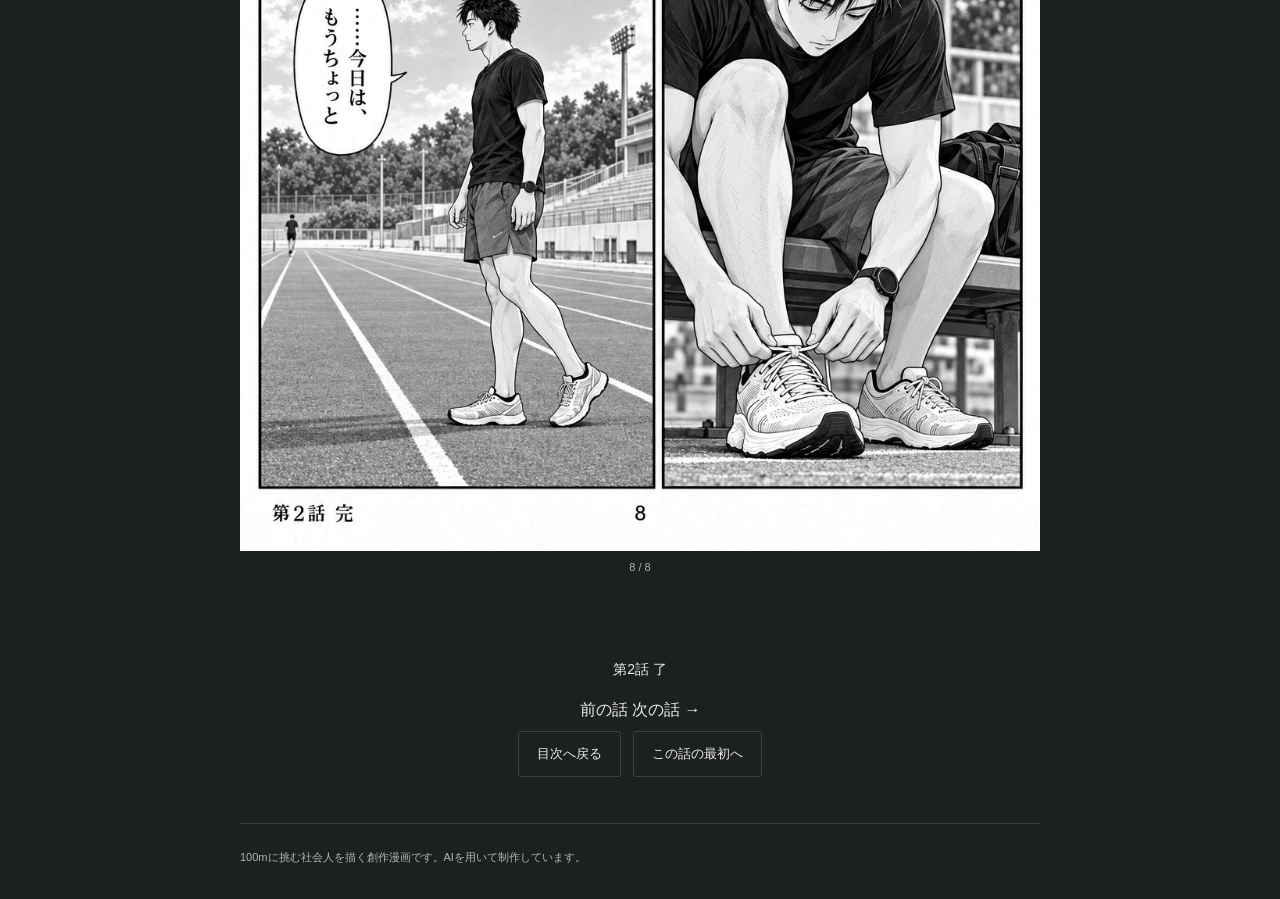
<file: episodes/02/index.html>
<!doctype html>
<html lang="ja"><head><meta charset="utf-8"><meta name="viewport" content="width=device-width,initial-scale=1"><meta name="theme-color" content="#1c201f"><title>第2話「走れる場所」｜まだ、速くなれる。</title><link rel="stylesheet" href="../../styles.css?v=ui-20261018"></head>
<body class="reader"><a class="skip" href="#p1">本文へ</a><header class="reader-head wrap"><a href="../../index.html">‹ 目次</a><h1>第2話「走れる場所」</h1><span class="muted">まだ、速くなれる。</span></header>
<nav class="wrap readerbar" aria-label="話とページ"><label>ページ <select id="jump" aria-label="表示ページ"><option value="1">1 / 8</option><option value="2">2 / 8</option><option value="3">3 / 8</option><option value="4">4 / 8</option><option value="5">5 / 8</option><option value="6">6 / 8</option><option value="7">7 / 8</option><option value="8">8 / 8</option></select></label><div class="links"><a href="../01/index.html">前の話</a> <a href="../03/index.html">次の話 →</a></div></nav>
<main class="pages"><figure id="p1"><img src="page-01.webp?v=webp-gray-20261018" width="1024" height="1536" alt="まだ、速くなれる。 第2話 1ページ" fetchpriority="high" decoding="async"><figcaption>1 / 8</figcaption></figure><figure id="p2"><img src="page-02.webp?v=webp-gray-20261018" width="1024" height="1536" alt="まだ、速くなれる。 第2話 2ページ" loading="lazy" decoding="async"><figcaption>2 / 8</figcaption></figure><figure id="p3"><img src="page-03.webp?v=webp-gray-20261018" width="1024" height="1536" alt="まだ、速くなれる。 第2話 3ページ" loading="lazy" decoding="async"><figcaption>3 / 8</figcaption></figure><figure id="p4"><img src="page-04.webp?v=webp-gray-20261018" width="1024" height="1536" alt="まだ、速くなれる。 第2話 4ページ" loading="lazy" decoding="async"><figcaption>4 / 8</figcaption></figure><figure id="p5"><img src="page-05.webp?v=webp-gray-20261018" width="1024" height="1536" alt="まだ、速くなれる。 第2話 5ページ" loading="lazy" decoding="async"><figcaption>5 / 8</figcaption></figure><figure id="p6"><img src="page-06.webp?v=webp-gray-20261018" width="1024" height="1536" alt="まだ、速くなれる。 第2話 6ページ" loading="lazy" decoding="async"><figcaption>6 / 8</figcaption></figure><figure id="p7"><img src="page-07.webp?v=webp-gray-20261018" width="1024" height="1536" alt="まだ、速くなれる。 第2話 7ページ" loading="lazy" decoding="async"><figcaption>7 / 8</figcaption></figure><figure id="p8"><img src="page-08.webp?v=webp-gray-20261018" width="1024" height="1536" alt="まだ、速くなれる。 第2話 8ページ" loading="lazy" decoding="async"><figcaption>8 / 8</figcaption></figure></main>
<section class="reader-end"><p>第2話 了</p><div class="links"><a href="../01/index.html">前の話</a> <a href="../03/index.html">次の話 →</a></div><a class="btn" href="../../index.html">目次へ戻る</a><a class="btn" href="#p1">この話の最初へ</a></section>
<footer class="wrap">100mに挑む社会人を描く創作漫画です。AIを用いて制作しています。</footer><script src="../../reader.js?v=ui-20261018"></script></body></html>
</file>
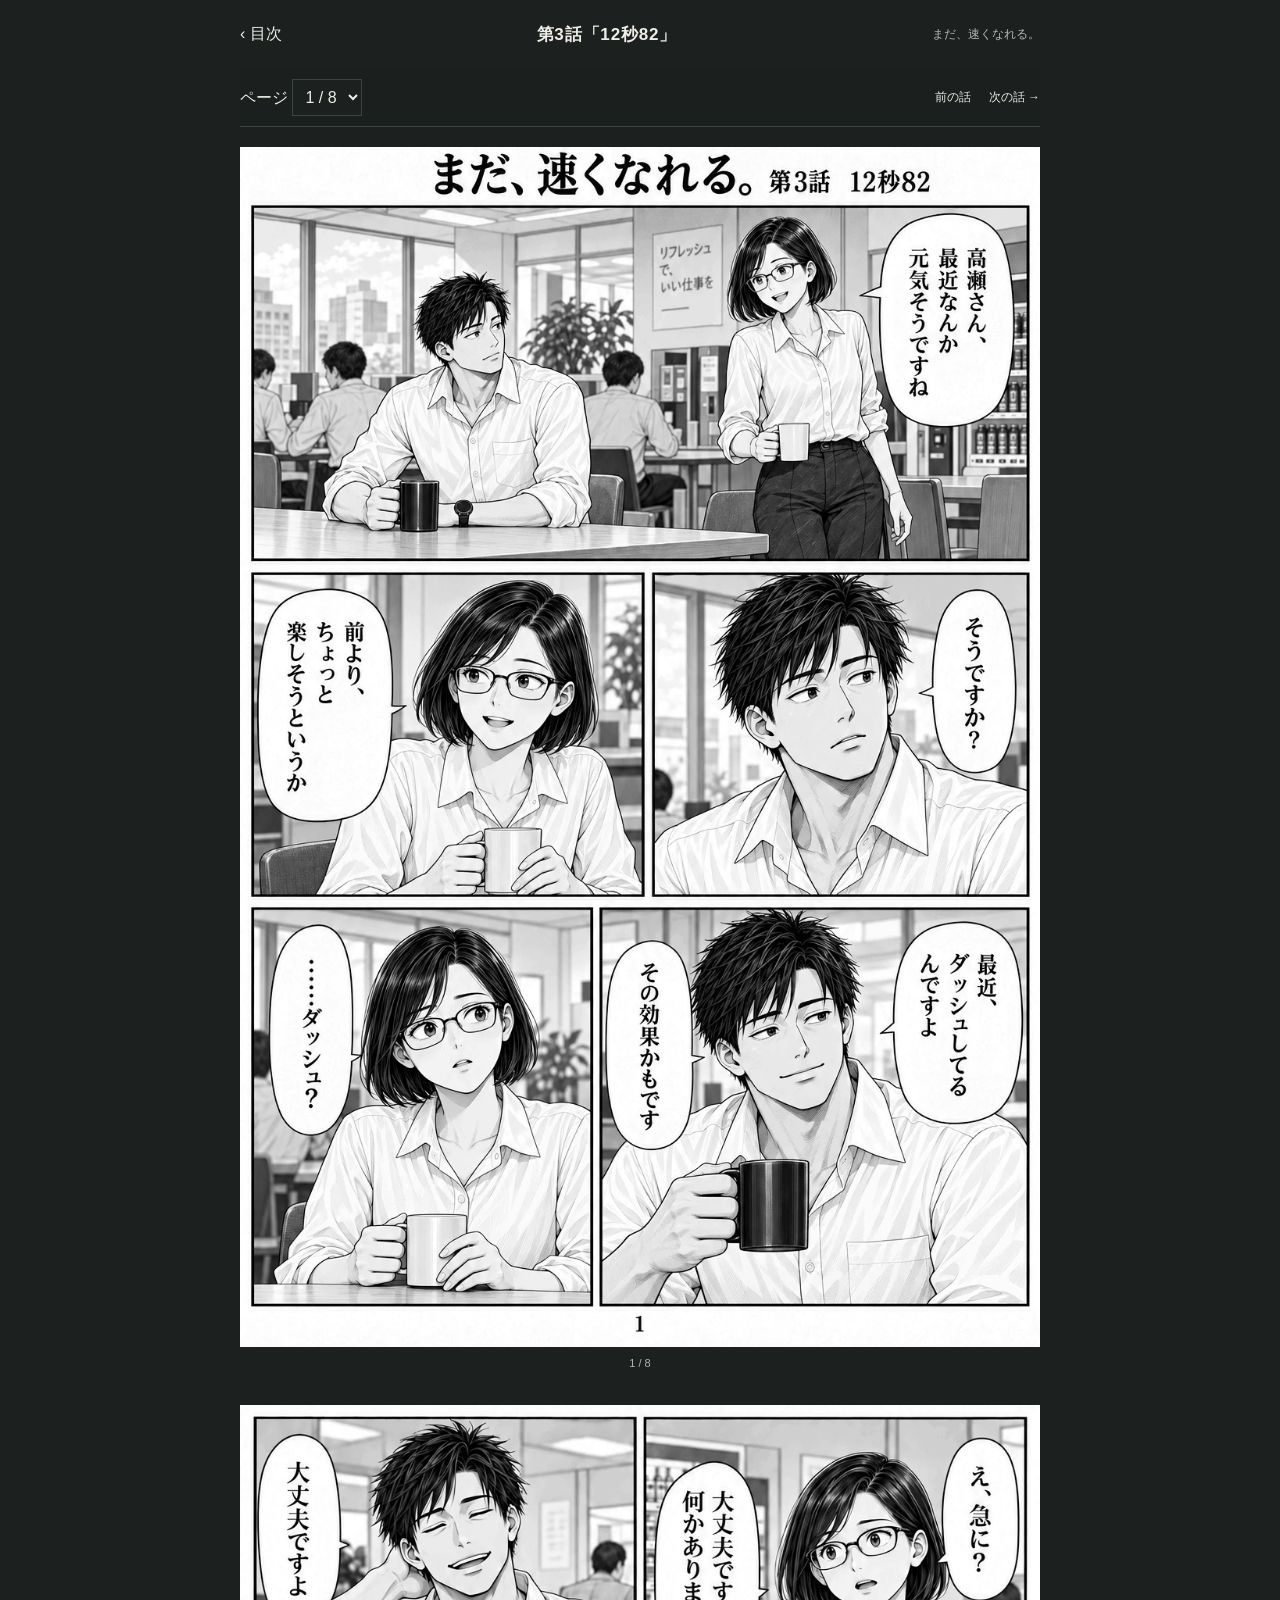
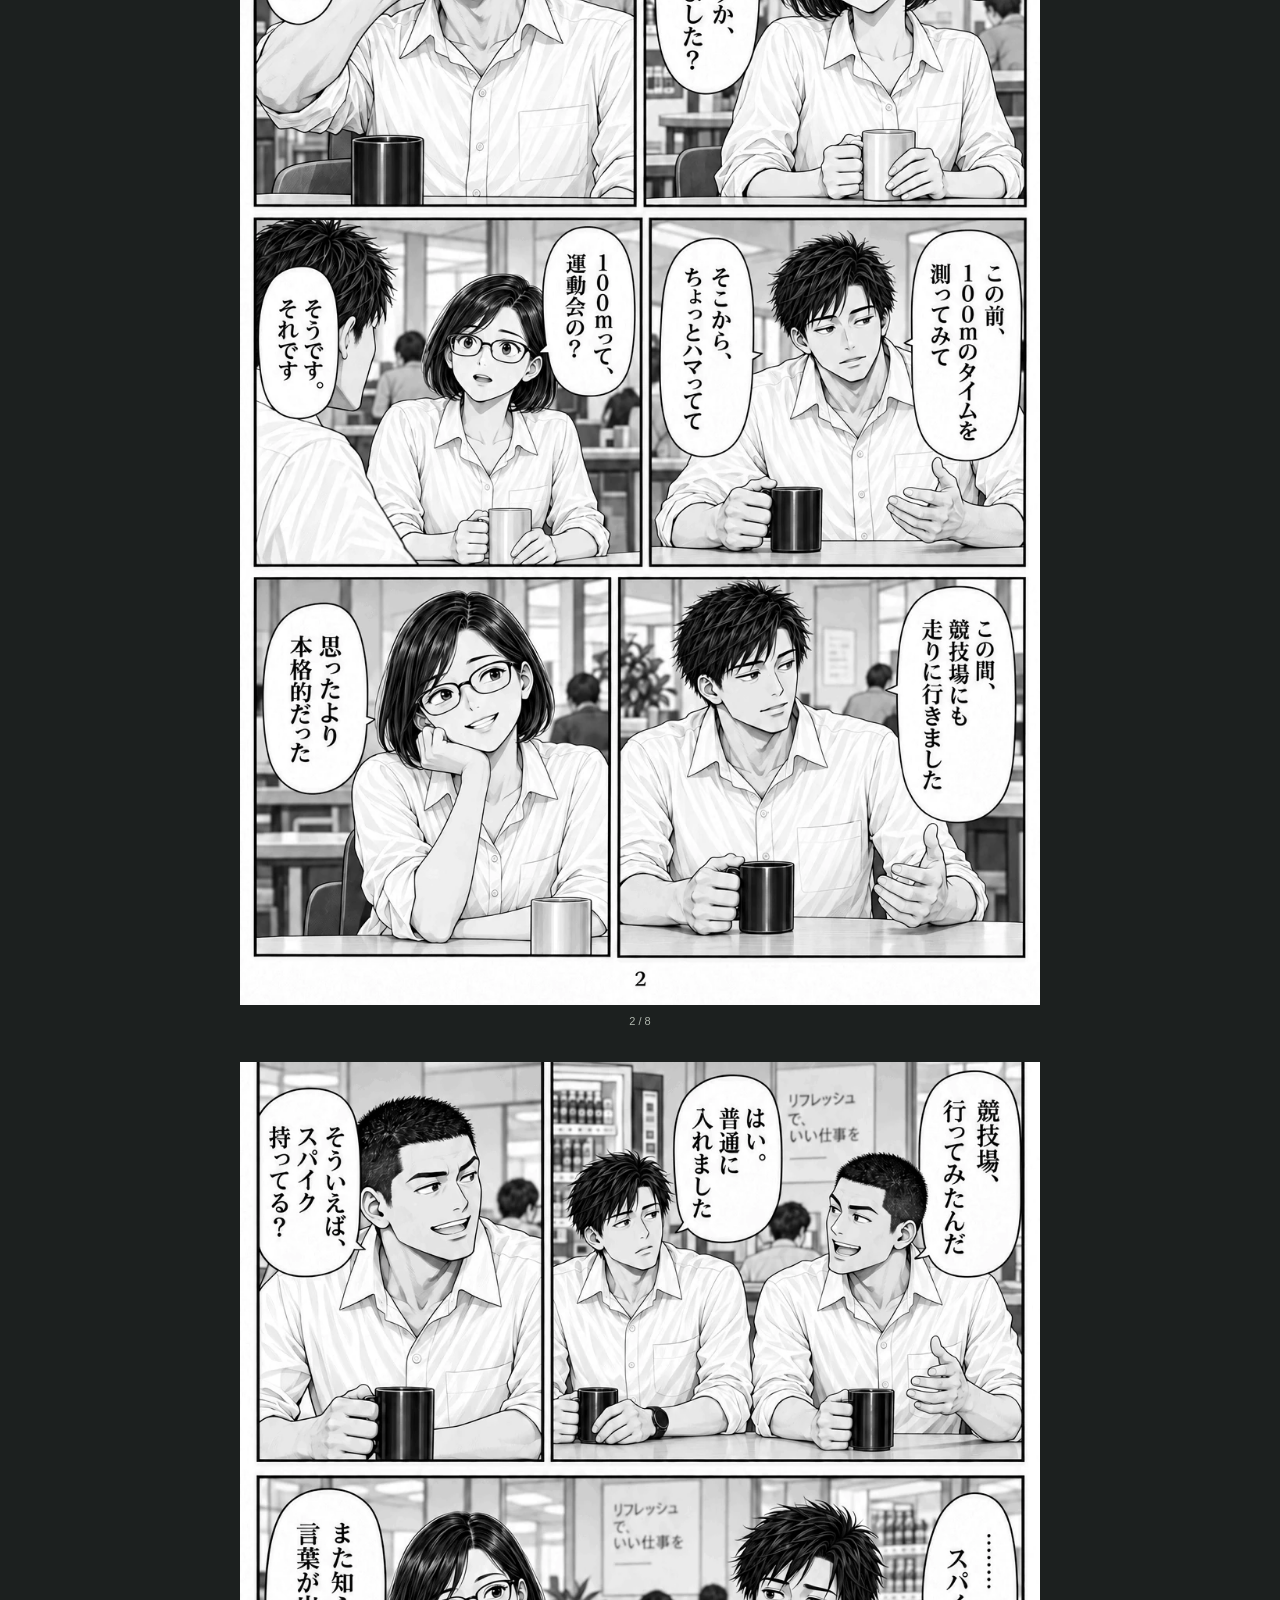
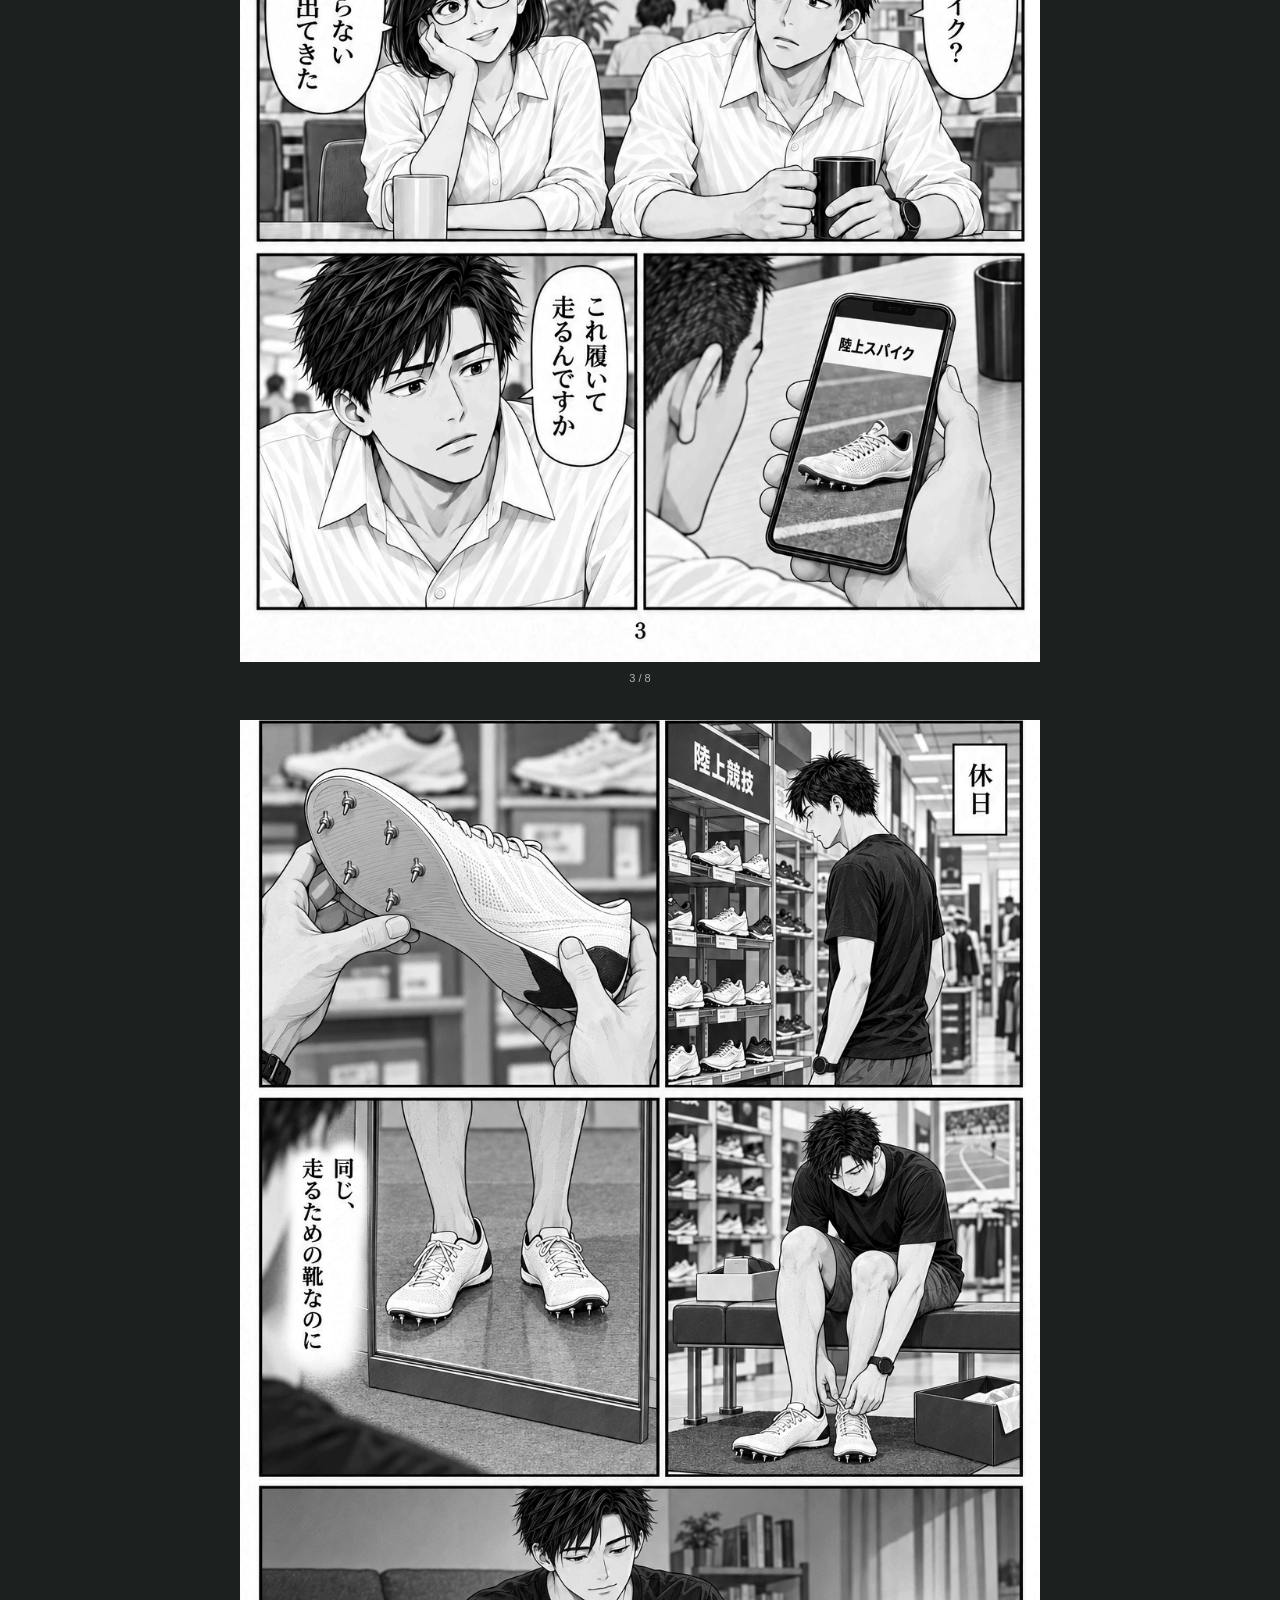
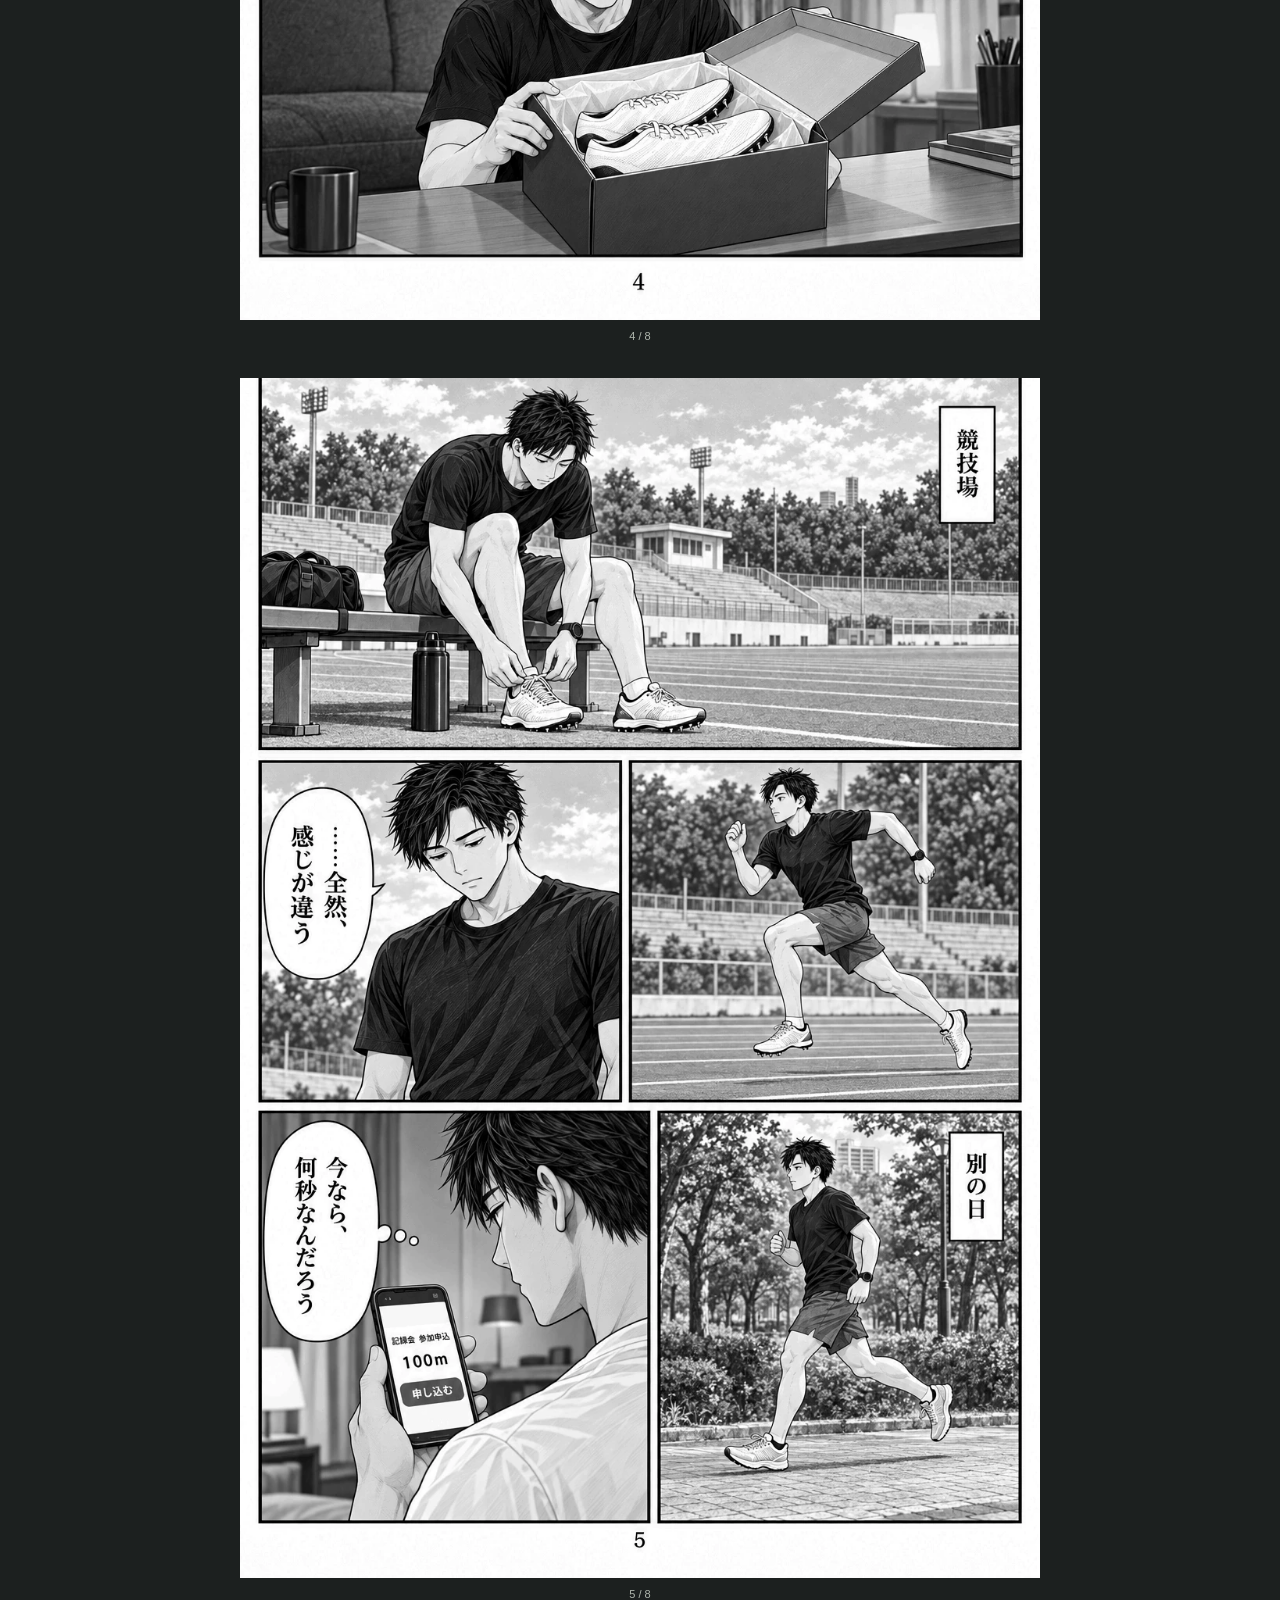
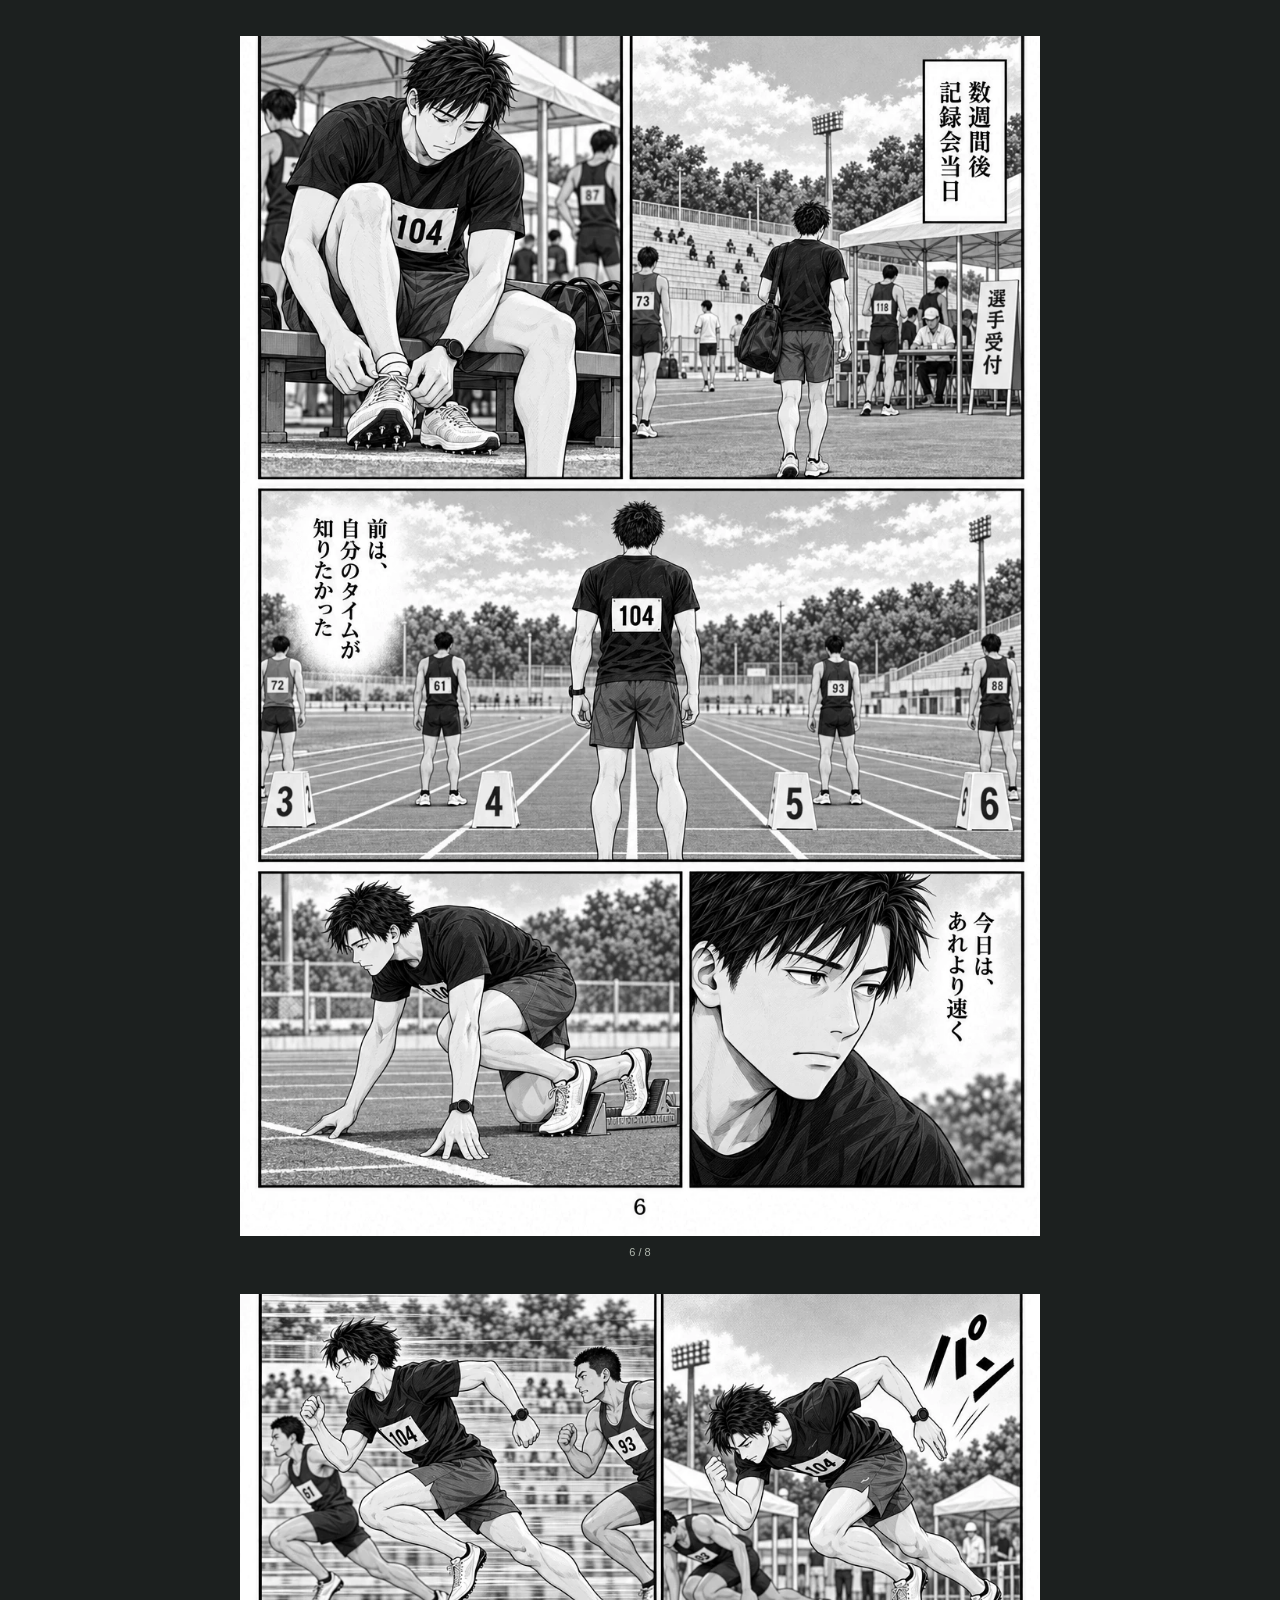
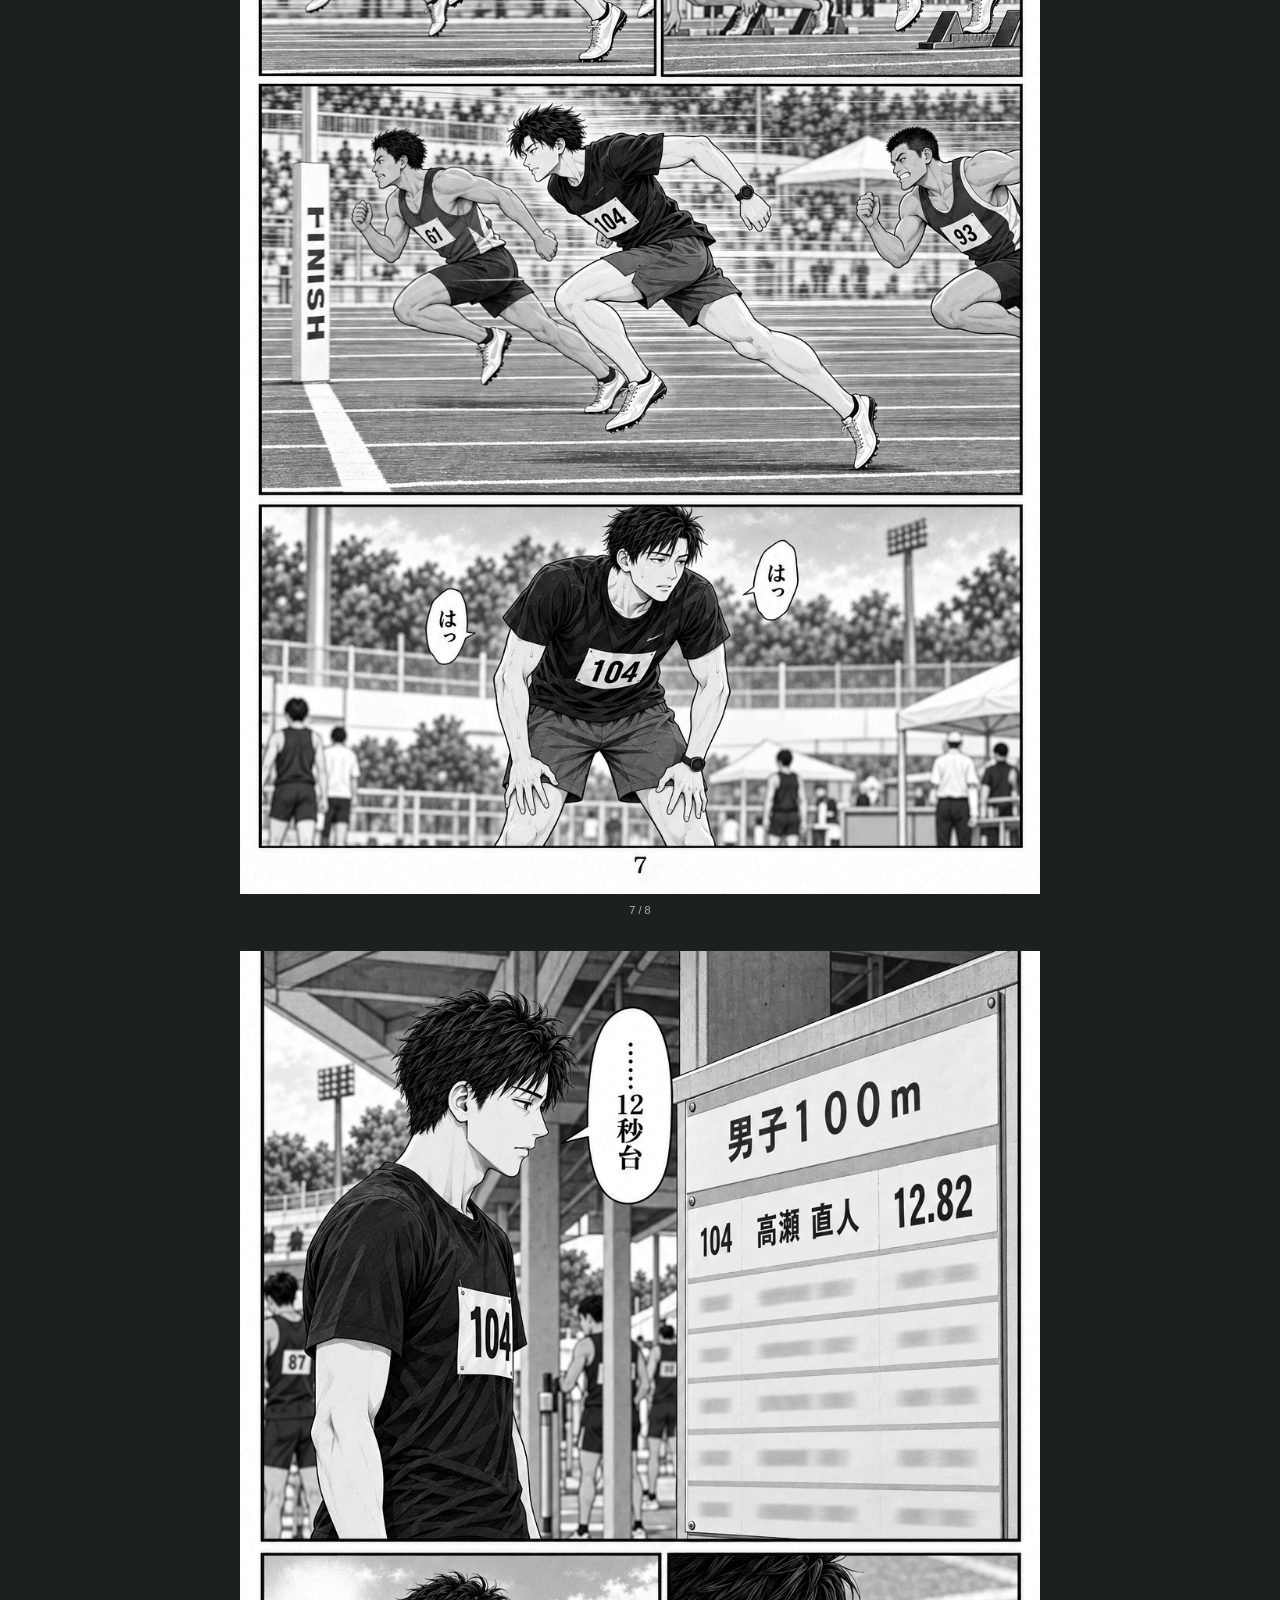
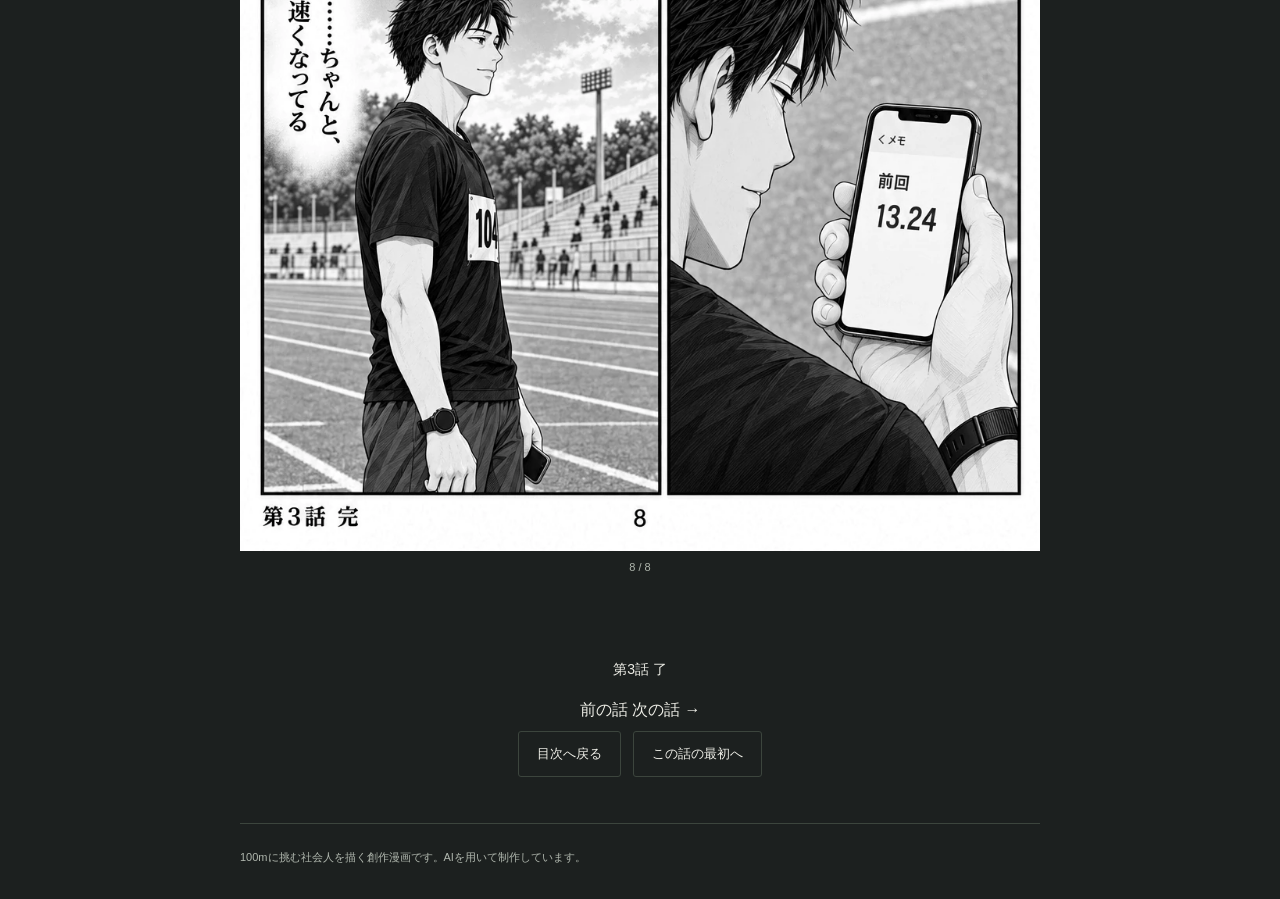
<file: episodes/03/index.html>
<!doctype html>
<html lang="ja"><head><meta charset="utf-8"><meta name="viewport" content="width=device-width,initial-scale=1"><meta name="theme-color" content="#1c201f"><title>第3話「12秒82」｜まだ、速くなれる。</title><link rel="stylesheet" href="../../styles.css?v=ui-20261018"></head>
<body class="reader"><a class="skip" href="#p1">本文へ</a><header class="reader-head wrap"><a href="../../index.html">‹ 目次</a><h1>第3話「12秒82」</h1><span class="muted">まだ、速くなれる。</span></header>
<nav class="wrap readerbar" aria-label="話とページ"><label>ページ <select id="jump" aria-label="表示ページ"><option value="1">1 / 8</option><option value="2">2 / 8</option><option value="3">3 / 8</option><option value="4">4 / 8</option><option value="5">5 / 8</option><option value="6">6 / 8</option><option value="7">7 / 8</option><option value="8">8 / 8</option></select></label><div class="links"><a href="../02/index.html">前の話</a> <a href="../04/index.html">次の話 →</a></div></nav>
<main class="pages"><figure id="p1"><img src="page-01.webp?v=webp-gray-20261018" width="1024" height="1536" alt="まだ、速くなれる。 第3話 1ページ" fetchpriority="high" decoding="async"><figcaption>1 / 8</figcaption></figure><figure id="p2"><img src="page-02.webp?v=webp-gray-20261018" width="1024" height="1536" alt="まだ、速くなれる。 第3話 2ページ" loading="lazy" decoding="async"><figcaption>2 / 8</figcaption></figure><figure id="p3"><img src="page-03.webp?v=webp-gray-20261018" width="1024" height="1536" alt="まだ、速くなれる。 第3話 3ページ" loading="lazy" decoding="async"><figcaption>3 / 8</figcaption></figure><figure id="p4"><img src="page-04.webp?v=webp-gray-20261018" width="1024" height="1536" alt="まだ、速くなれる。 第3話 4ページ" loading="lazy" decoding="async"><figcaption>4 / 8</figcaption></figure><figure id="p5"><img src="page-05.webp?v=webp-gray-20261018" width="1024" height="1536" alt="まだ、速くなれる。 第3話 5ページ" loading="lazy" decoding="async"><figcaption>5 / 8</figcaption></figure><figure id="p6"><img src="page-06.webp?v=webp-gray-20261018" width="1024" height="1536" alt="まだ、速くなれる。 第3話 6ページ" loading="lazy" decoding="async"><figcaption>6 / 8</figcaption></figure><figure id="p7"><img src="page-07.webp?v=webp-gray-20261018" width="1024" height="1536" alt="まだ、速くなれる。 第3話 7ページ" loading="lazy" decoding="async"><figcaption>7 / 8</figcaption></figure><figure id="p8"><img src="page-08.webp?v=webp-gray-20261018" width="1024" height="1536" alt="まだ、速くなれる。 第3話 8ページ" loading="lazy" decoding="async"><figcaption>8 / 8</figcaption></figure></main>
<section class="reader-end"><p>第3話 了</p><div class="links"><a href="../02/index.html">前の話</a> <a href="../04/index.html">次の話 →</a></div><a class="btn" href="../../index.html">目次へ戻る</a><a class="btn" href="#p1">この話の最初へ</a></section>
<footer class="wrap">100mに挑む社会人を描く創作漫画です。AIを用いて制作しています。</footer><script src="../../reader.js?v=ui-20261018"></script></body></html>
</file>
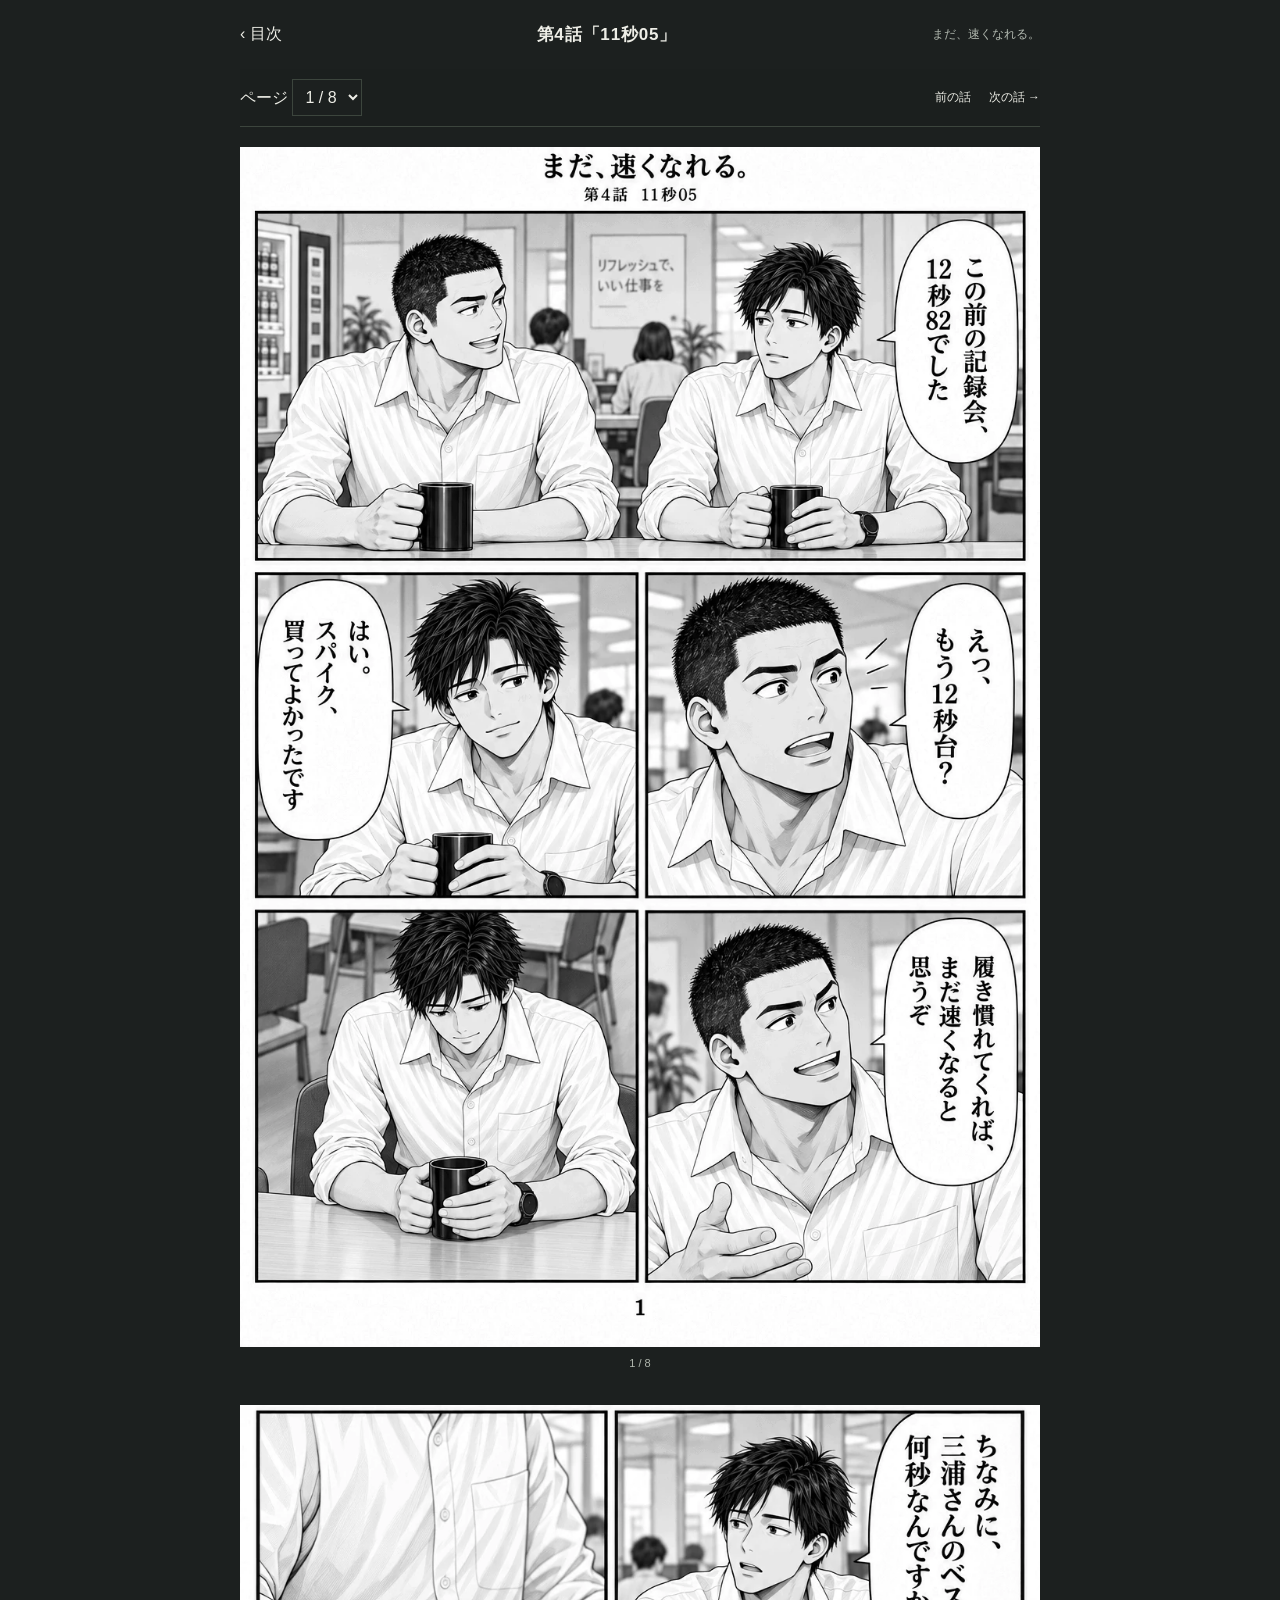
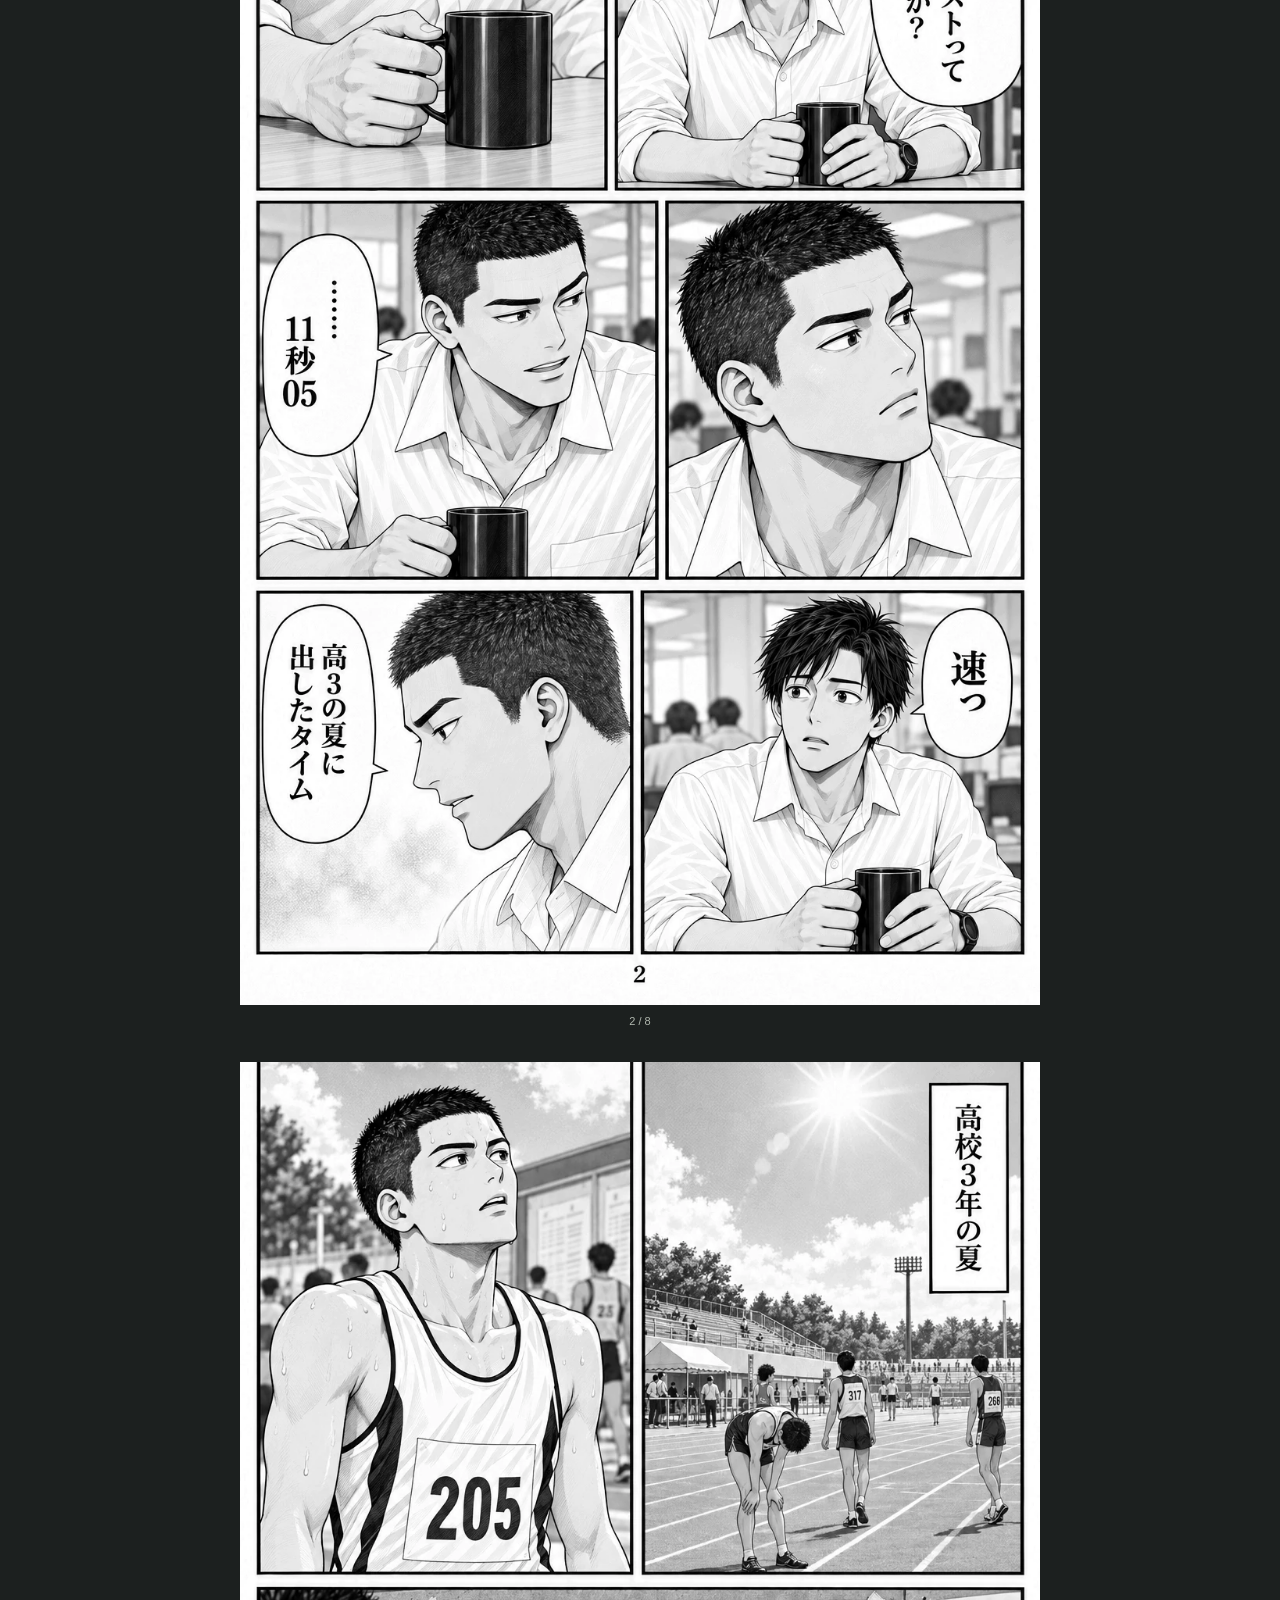
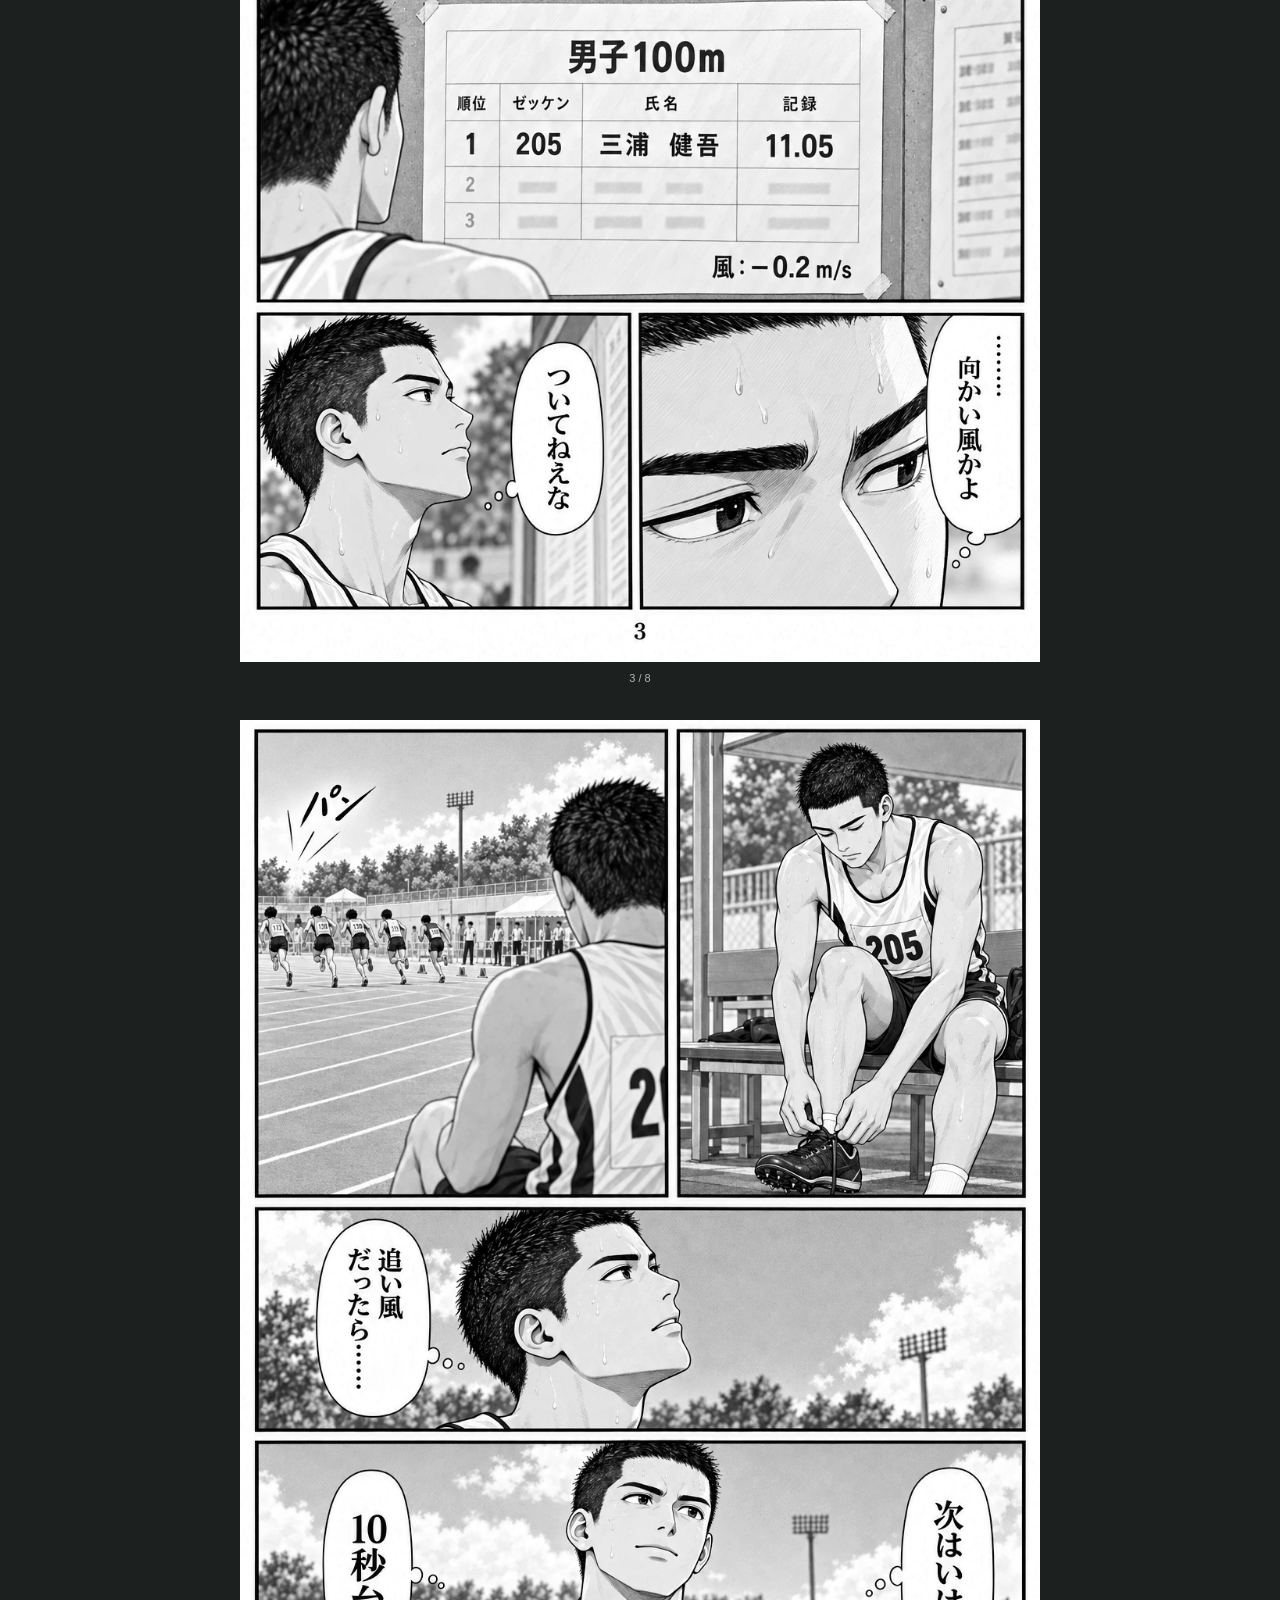
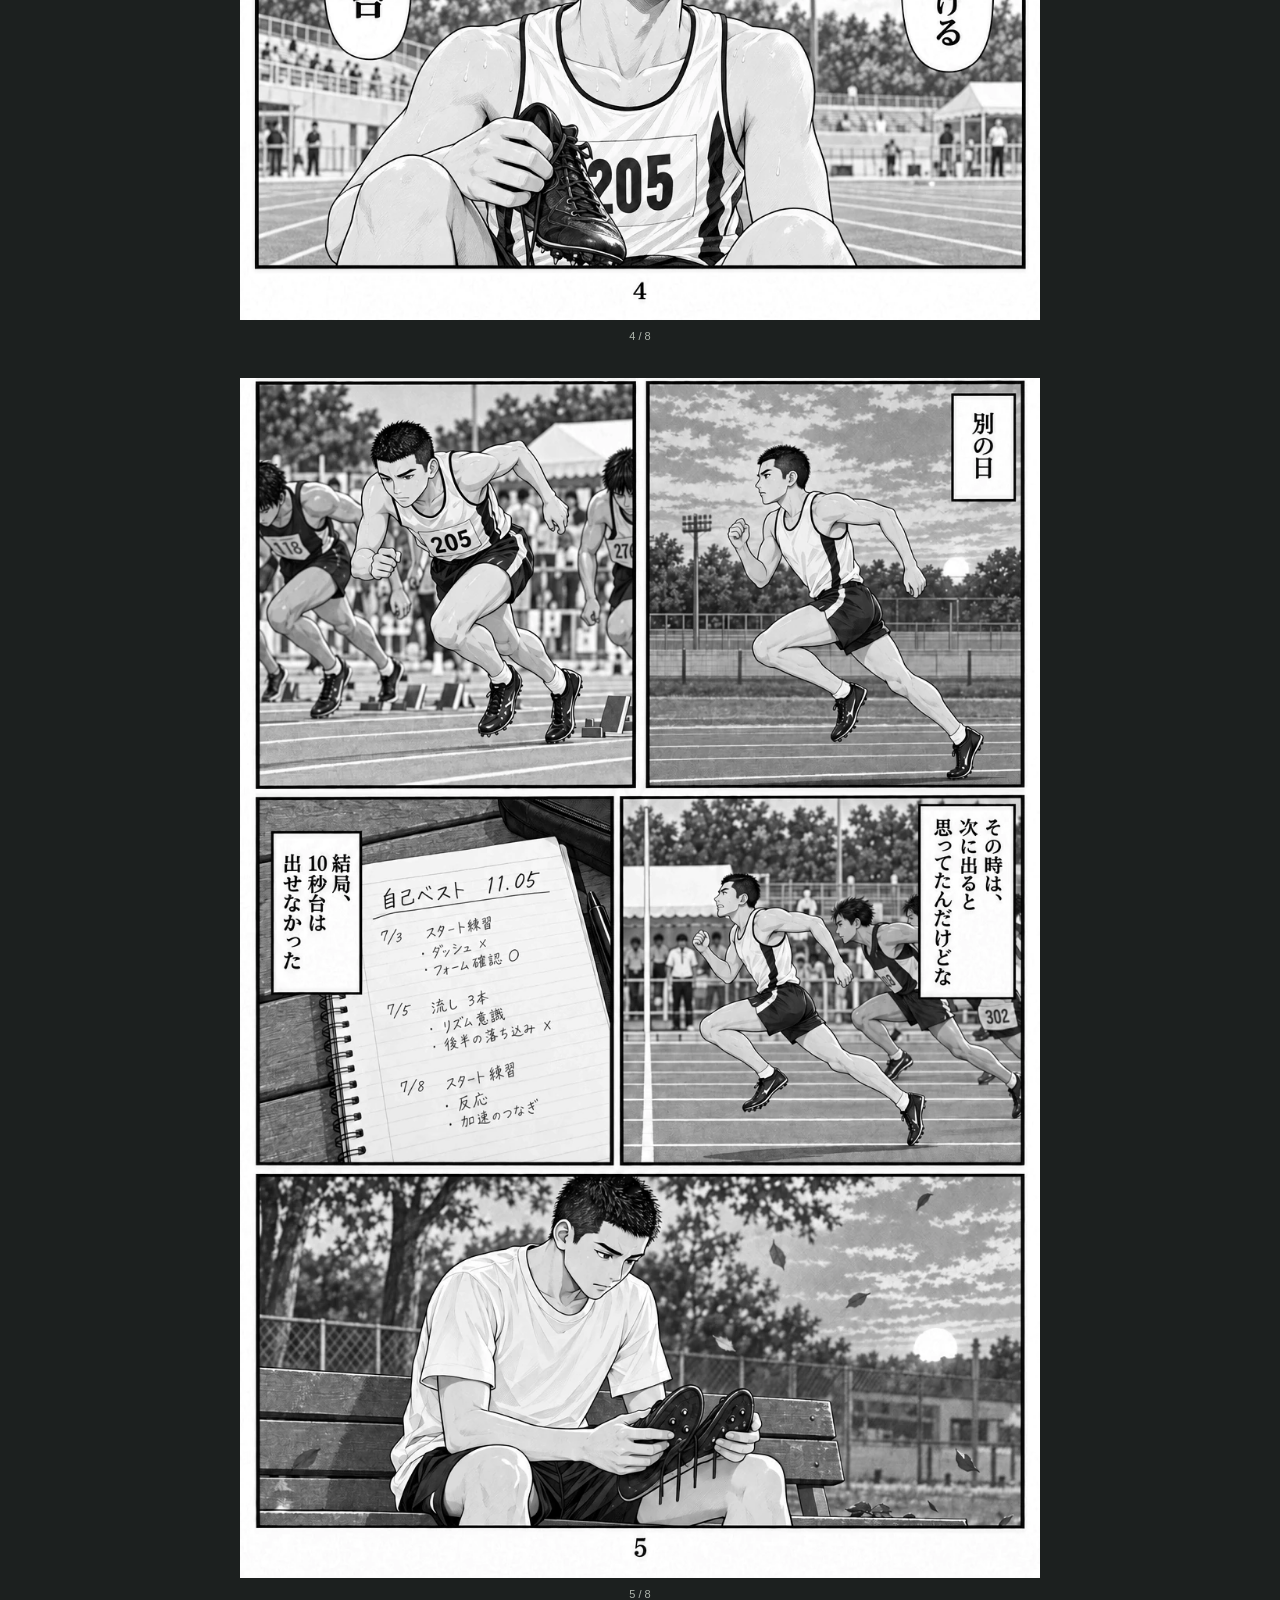
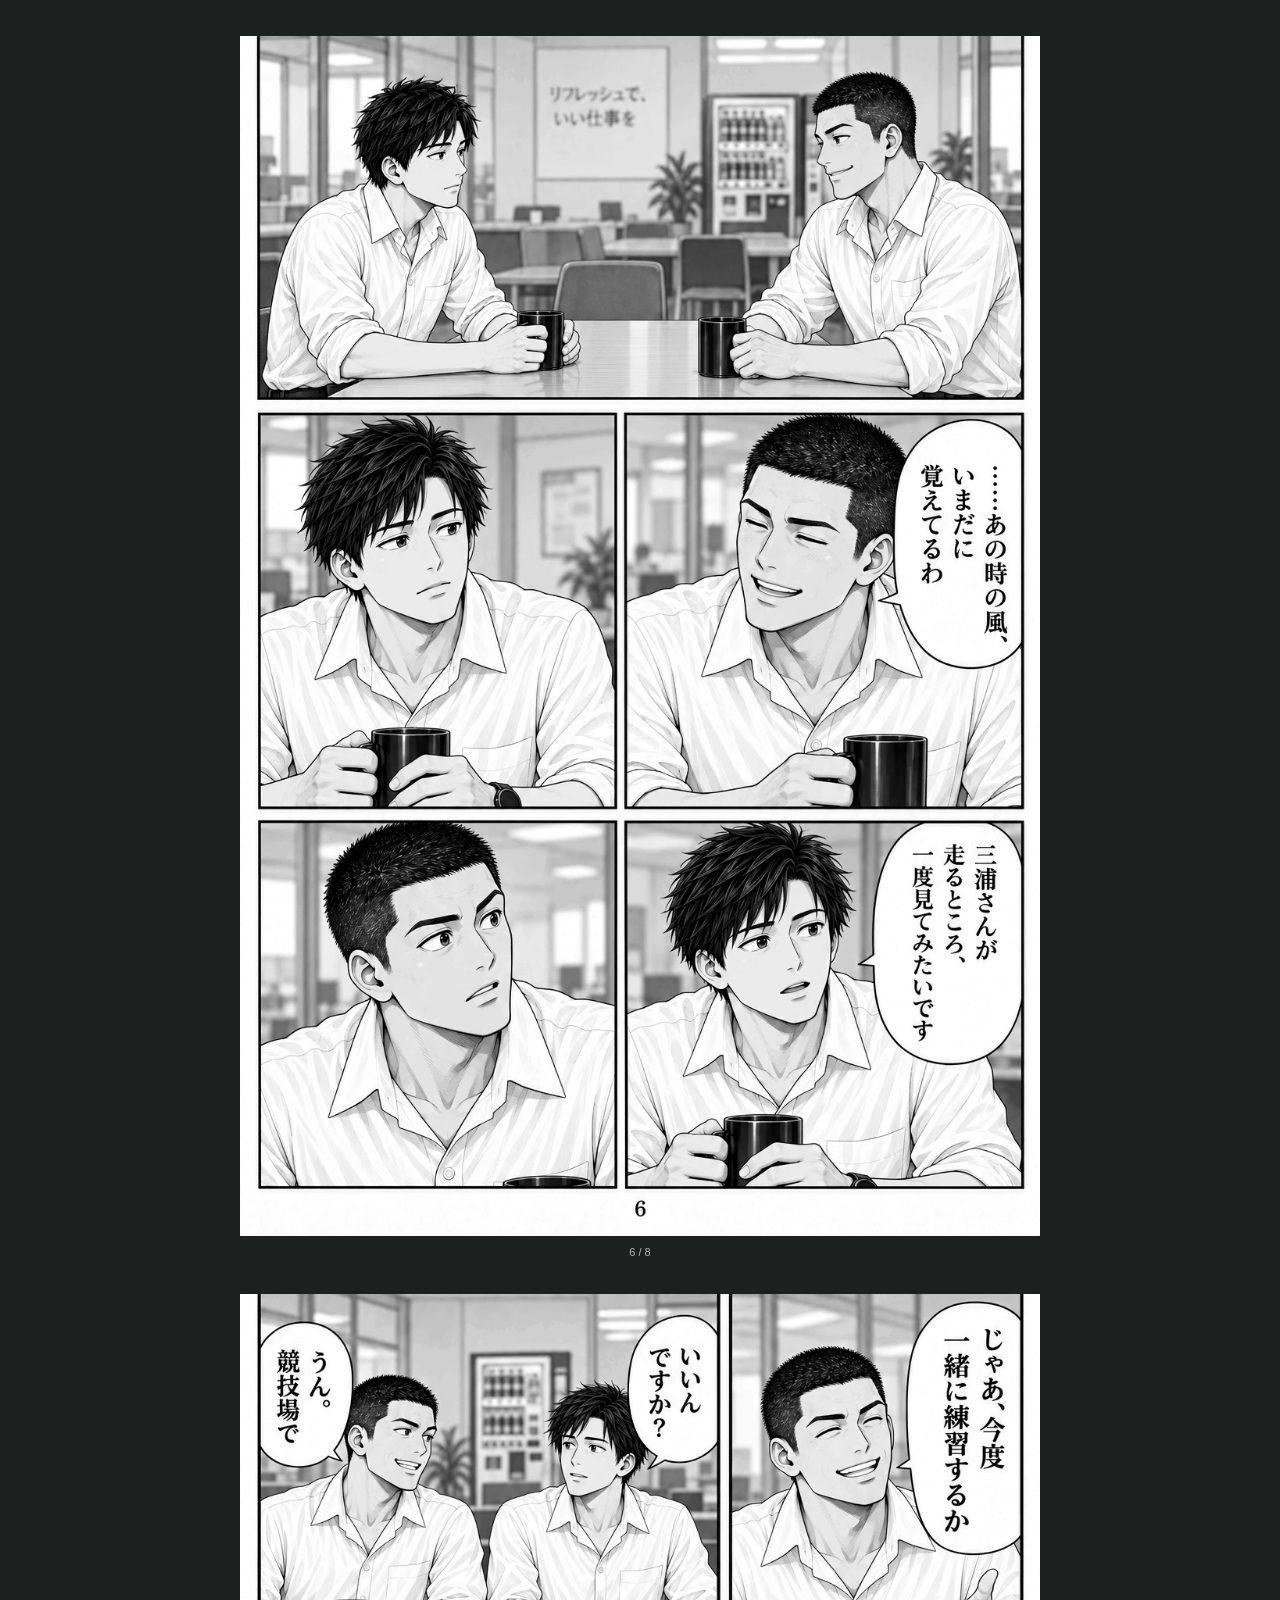
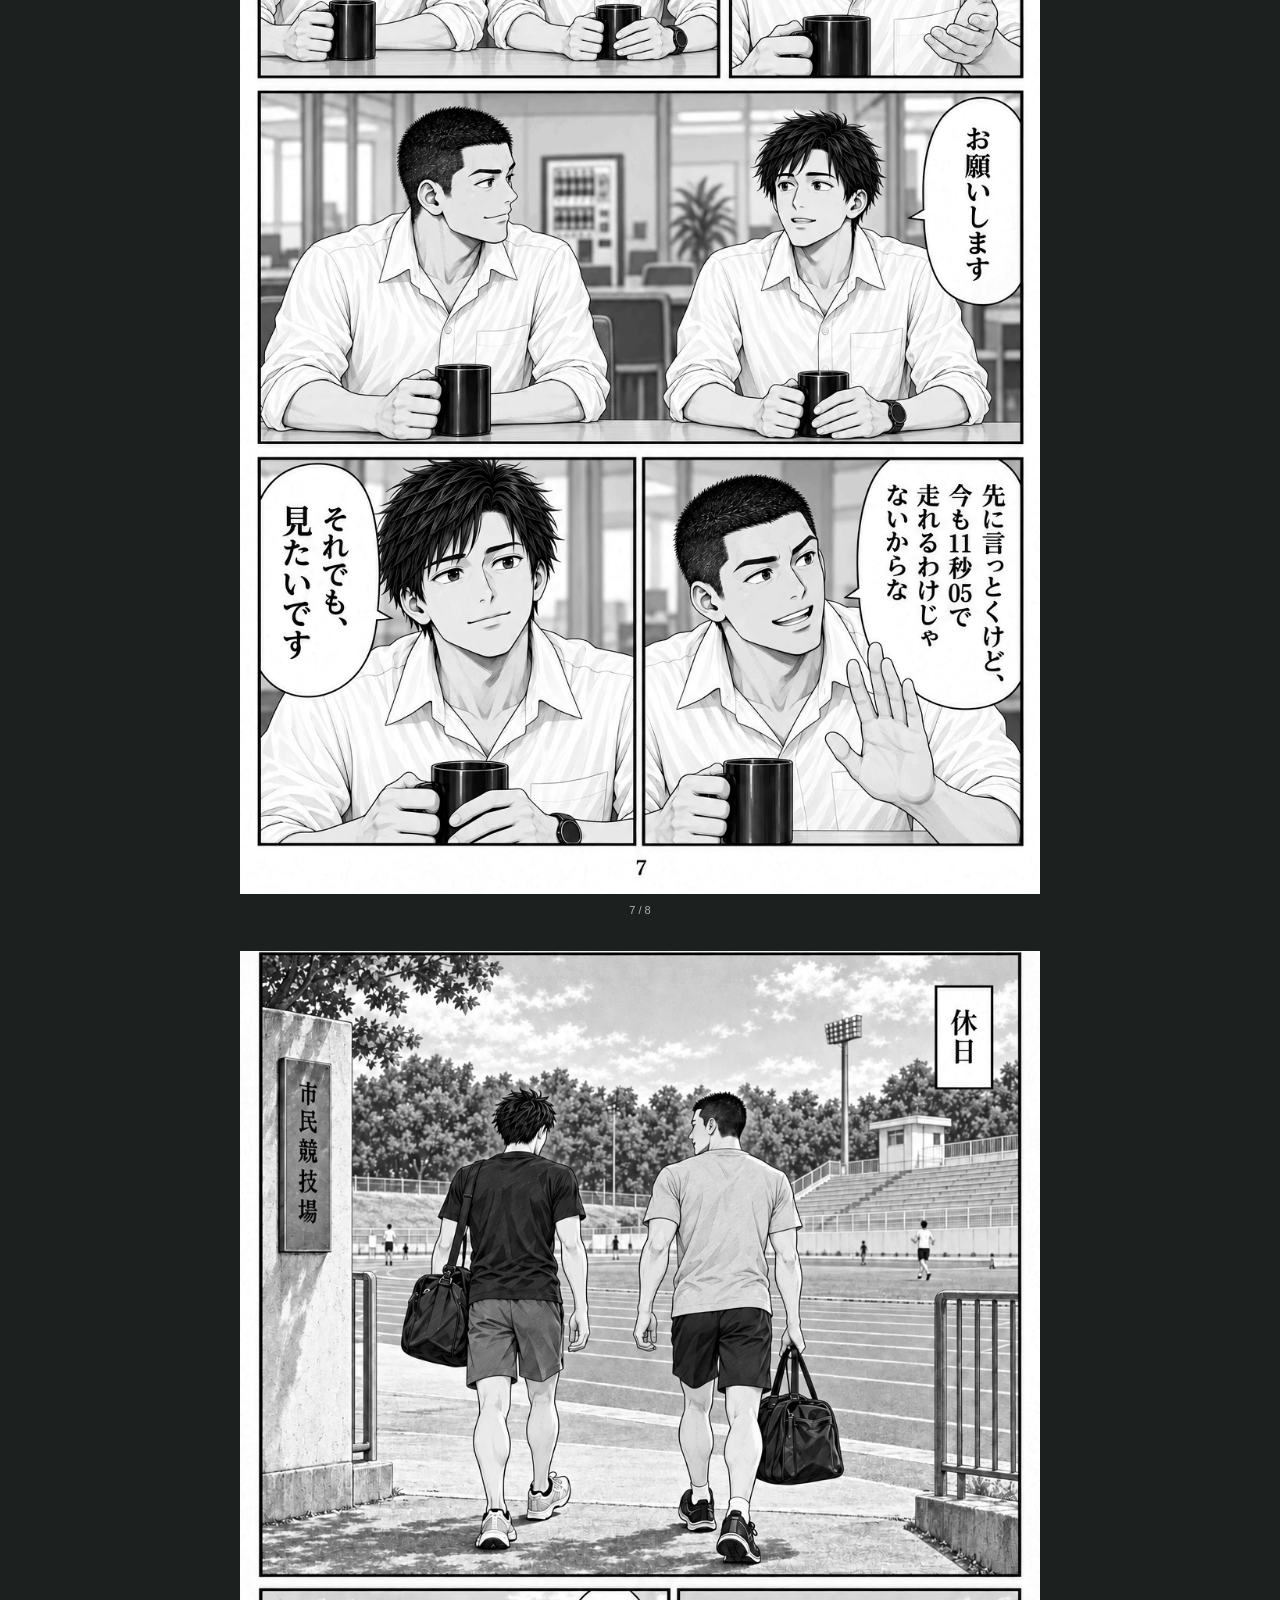
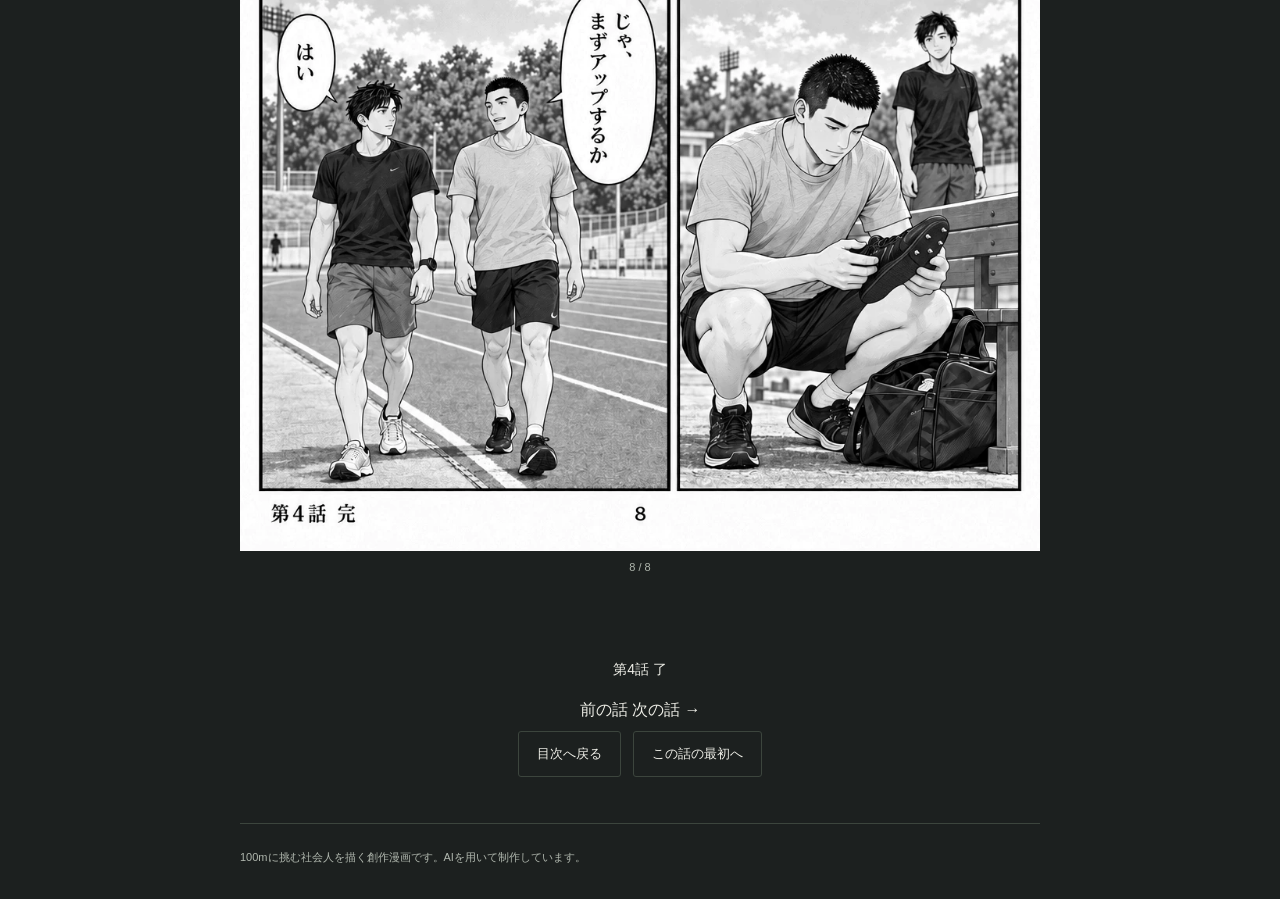
<file: episodes/04/index.html>
<!doctype html>
<html lang="ja"><head><meta charset="utf-8"><meta name="viewport" content="width=device-width,initial-scale=1"><meta name="theme-color" content="#1c201f"><title>第4話「11秒05」｜まだ、速くなれる。</title><link rel="stylesheet" href="../../styles.css?v=ui-20261018"></head>
<body class="reader"><a class="skip" href="#p1">本文へ</a><header class="reader-head wrap"><a href="../../index.html">‹ 目次</a><h1>第4話「11秒05」</h1><span class="muted">まだ、速くなれる。</span></header>
<nav class="wrap readerbar" aria-label="話とページ"><label>ページ <select id="jump" aria-label="表示ページ"><option value="1">1 / 8</option><option value="2">2 / 8</option><option value="3">3 / 8</option><option value="4">4 / 8</option><option value="5">5 / 8</option><option value="6">6 / 8</option><option value="7">7 / 8</option><option value="8">8 / 8</option></select></label><div class="links"><a href="../03/index.html">前の話</a> <a href="../05/index.html">次の話 →</a></div></nav>
<main class="pages"><figure id="p1"><img src="page-01.webp?v=webp-gray-20261018" width="1024" height="1536" alt="まだ、速くなれる。 第4話 1ページ" fetchpriority="high" decoding="async"><figcaption>1 / 8</figcaption></figure><figure id="p2"><img src="page-02.webp?v=webp-gray-20261018" width="1024" height="1536" alt="まだ、速くなれる。 第4話 2ページ" loading="lazy" decoding="async"><figcaption>2 / 8</figcaption></figure><figure id="p3"><img src="page-03.webp?v=webp-gray-20261018" width="1024" height="1536" alt="まだ、速くなれる。 第4話 3ページ" loading="lazy" decoding="async"><figcaption>3 / 8</figcaption></figure><figure id="p4"><img src="page-04.webp?v=webp-gray-20261018" width="1024" height="1536" alt="まだ、速くなれる。 第4話 4ページ" loading="lazy" decoding="async"><figcaption>4 / 8</figcaption></figure><figure id="p5"><img src="page-05.webp?v=webp-gray-20261018" width="1024" height="1536" alt="まだ、速くなれる。 第4話 5ページ" loading="lazy" decoding="async"><figcaption>5 / 8</figcaption></figure><figure id="p6"><img src="page-06.webp?v=webp-gray-20261018" width="1024" height="1536" alt="まだ、速くなれる。 第4話 6ページ" loading="lazy" decoding="async"><figcaption>6 / 8</figcaption></figure><figure id="p7"><img src="page-07.webp?v=webp-gray-20261018" width="1024" height="1536" alt="まだ、速くなれる。 第4話 7ページ" loading="lazy" decoding="async"><figcaption>7 / 8</figcaption></figure><figure id="p8"><img src="page-08.webp?v=webp-gray-20261018" width="1024" height="1536" alt="まだ、速くなれる。 第4話 8ページ" loading="lazy" decoding="async"><figcaption>8 / 8</figcaption></figure></main>
<section class="reader-end"><p>第4話 了</p><div class="links"><a href="../03/index.html">前の話</a> <a href="../05/index.html">次の話 →</a></div><a class="btn" href="../../index.html">目次へ戻る</a><a class="btn" href="#p1">この話の最初へ</a></section>
<footer class="wrap">100mに挑む社会人を描く創作漫画です。AIを用いて制作しています。</footer><script src="../../reader.js?v=ui-20261018"></script></body></html>
</file>
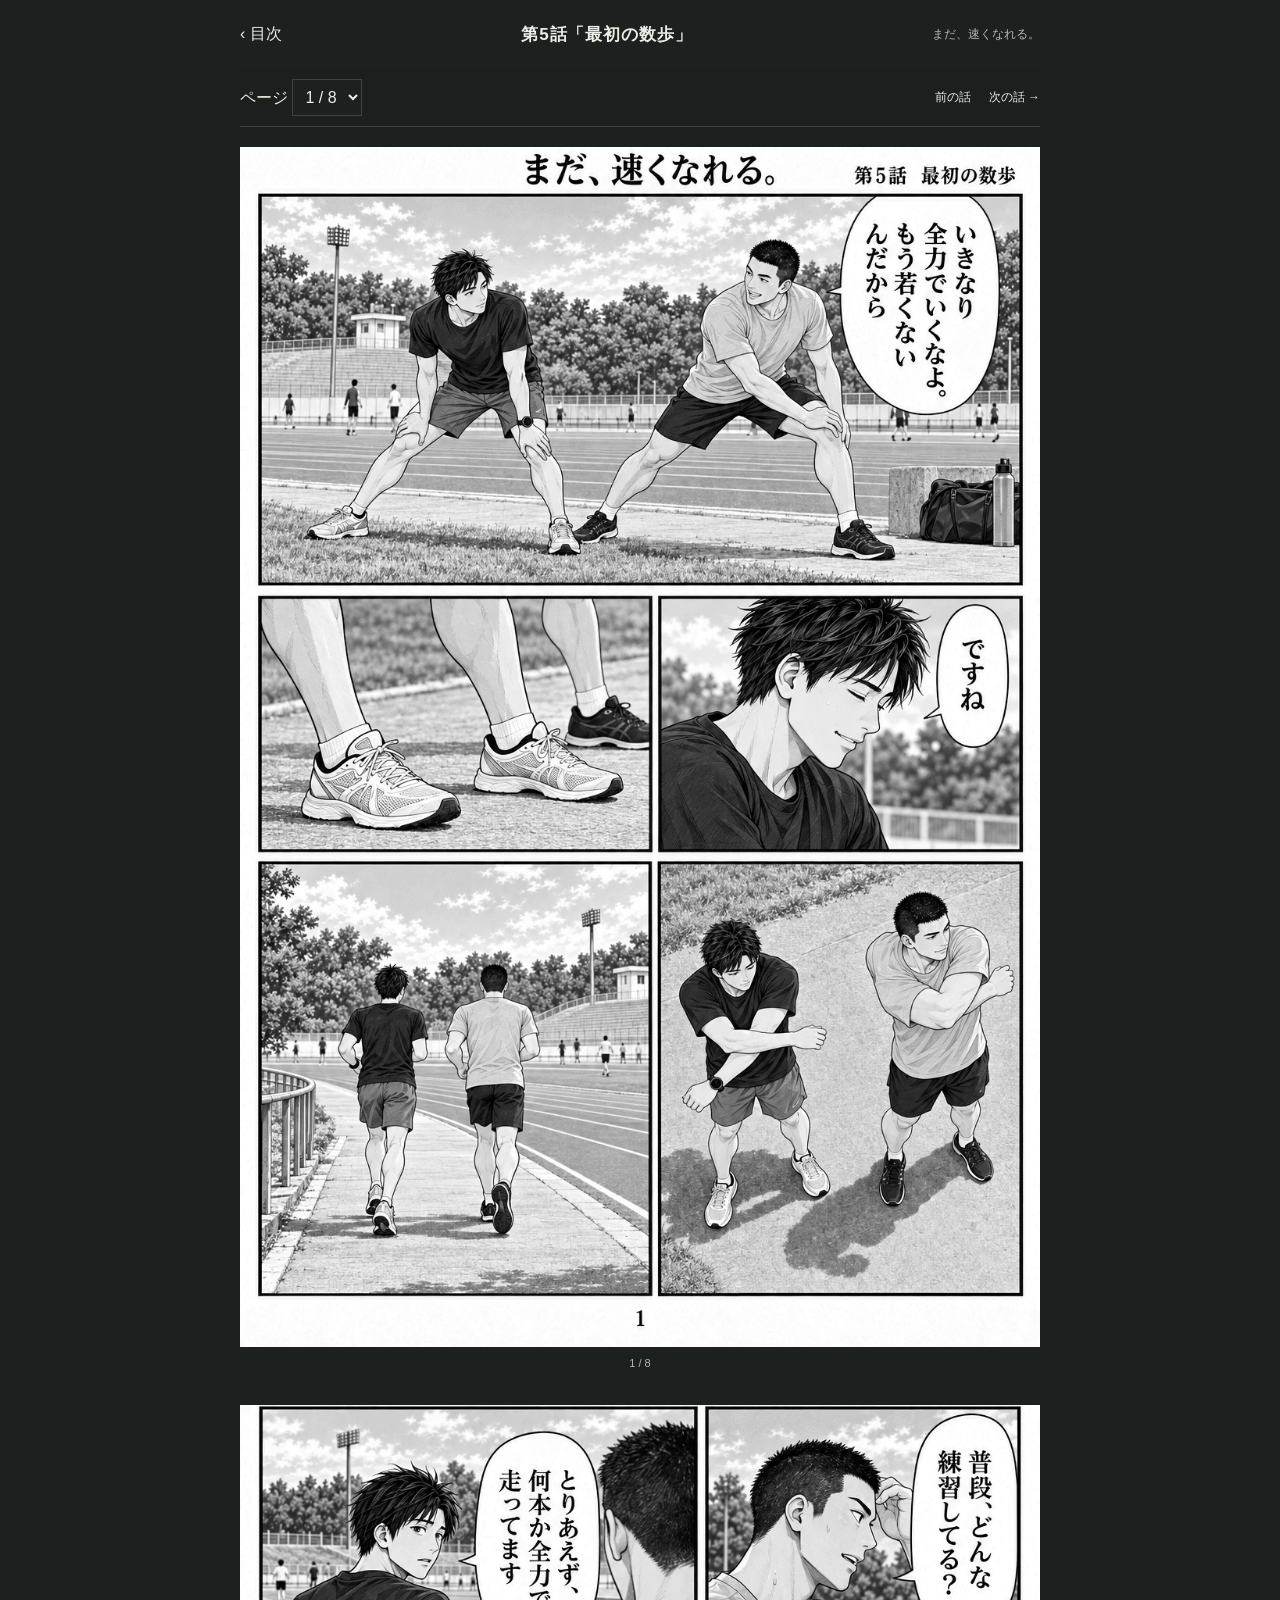
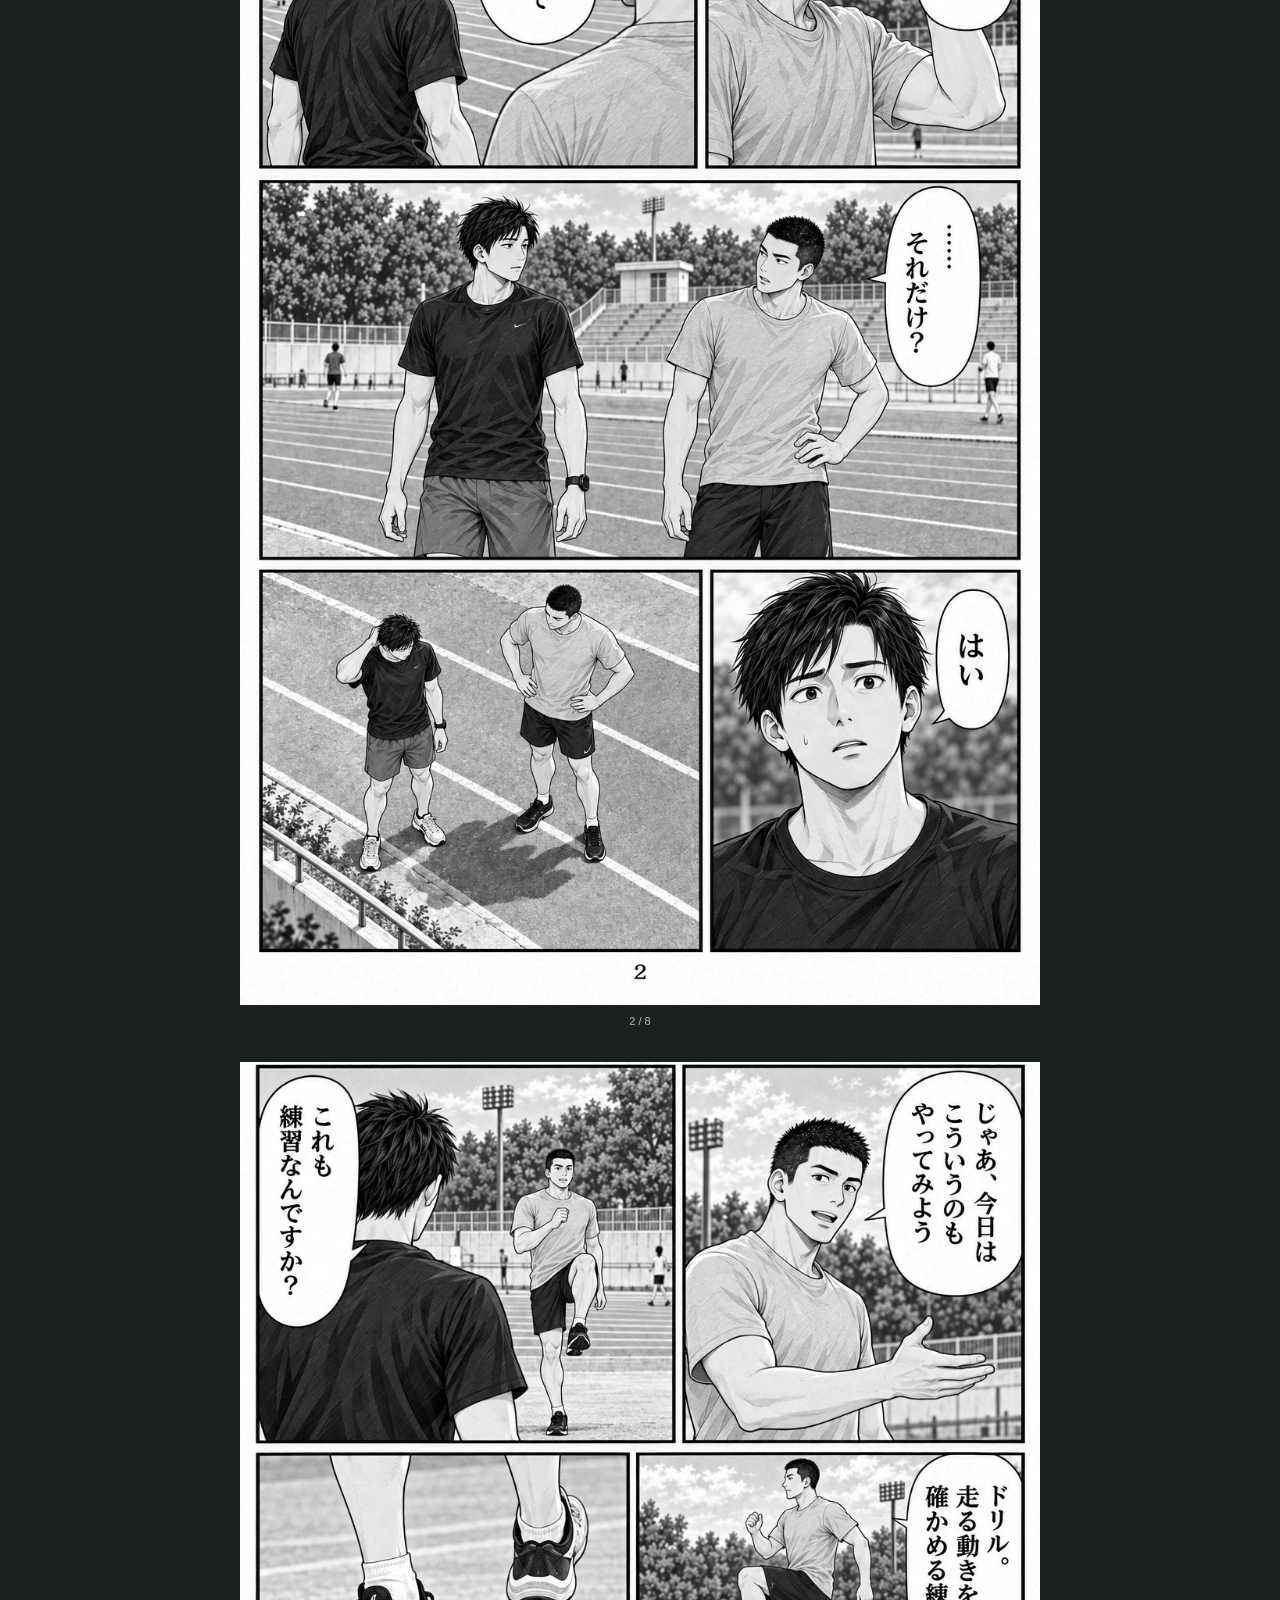
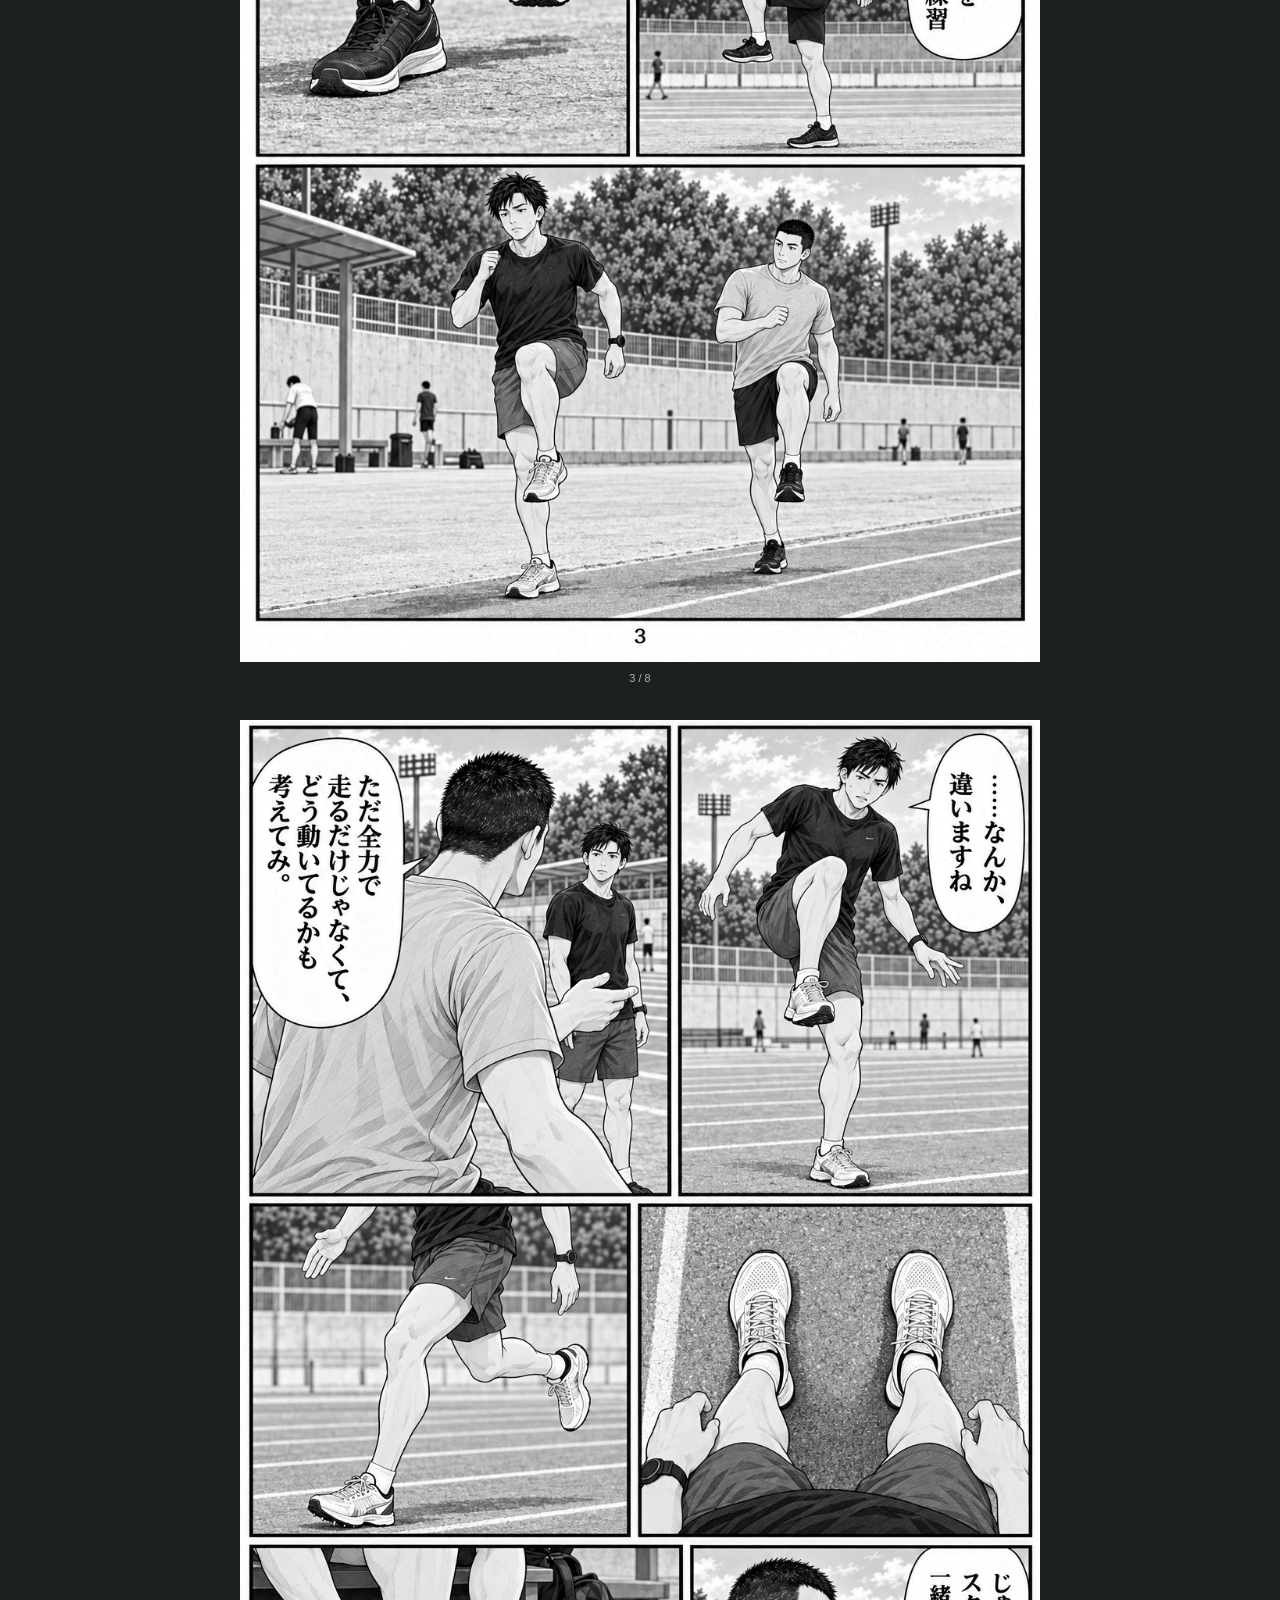
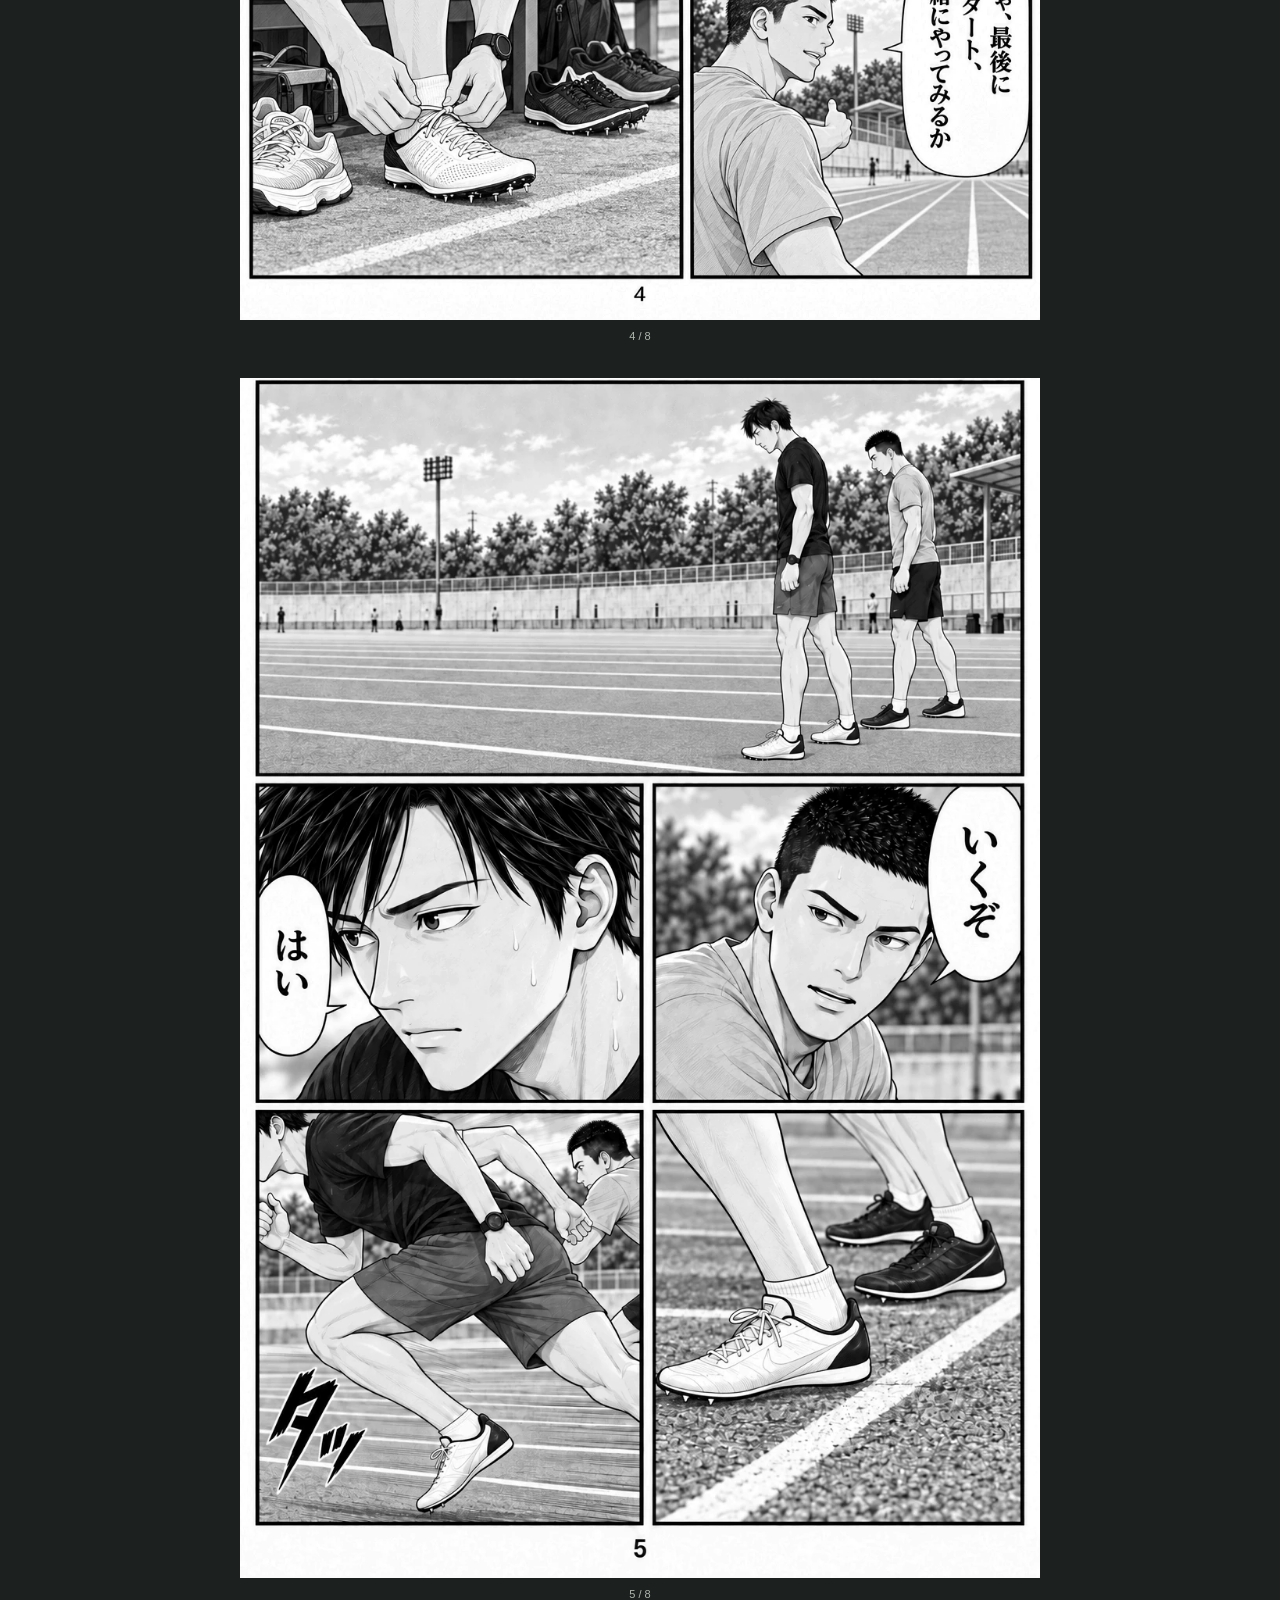
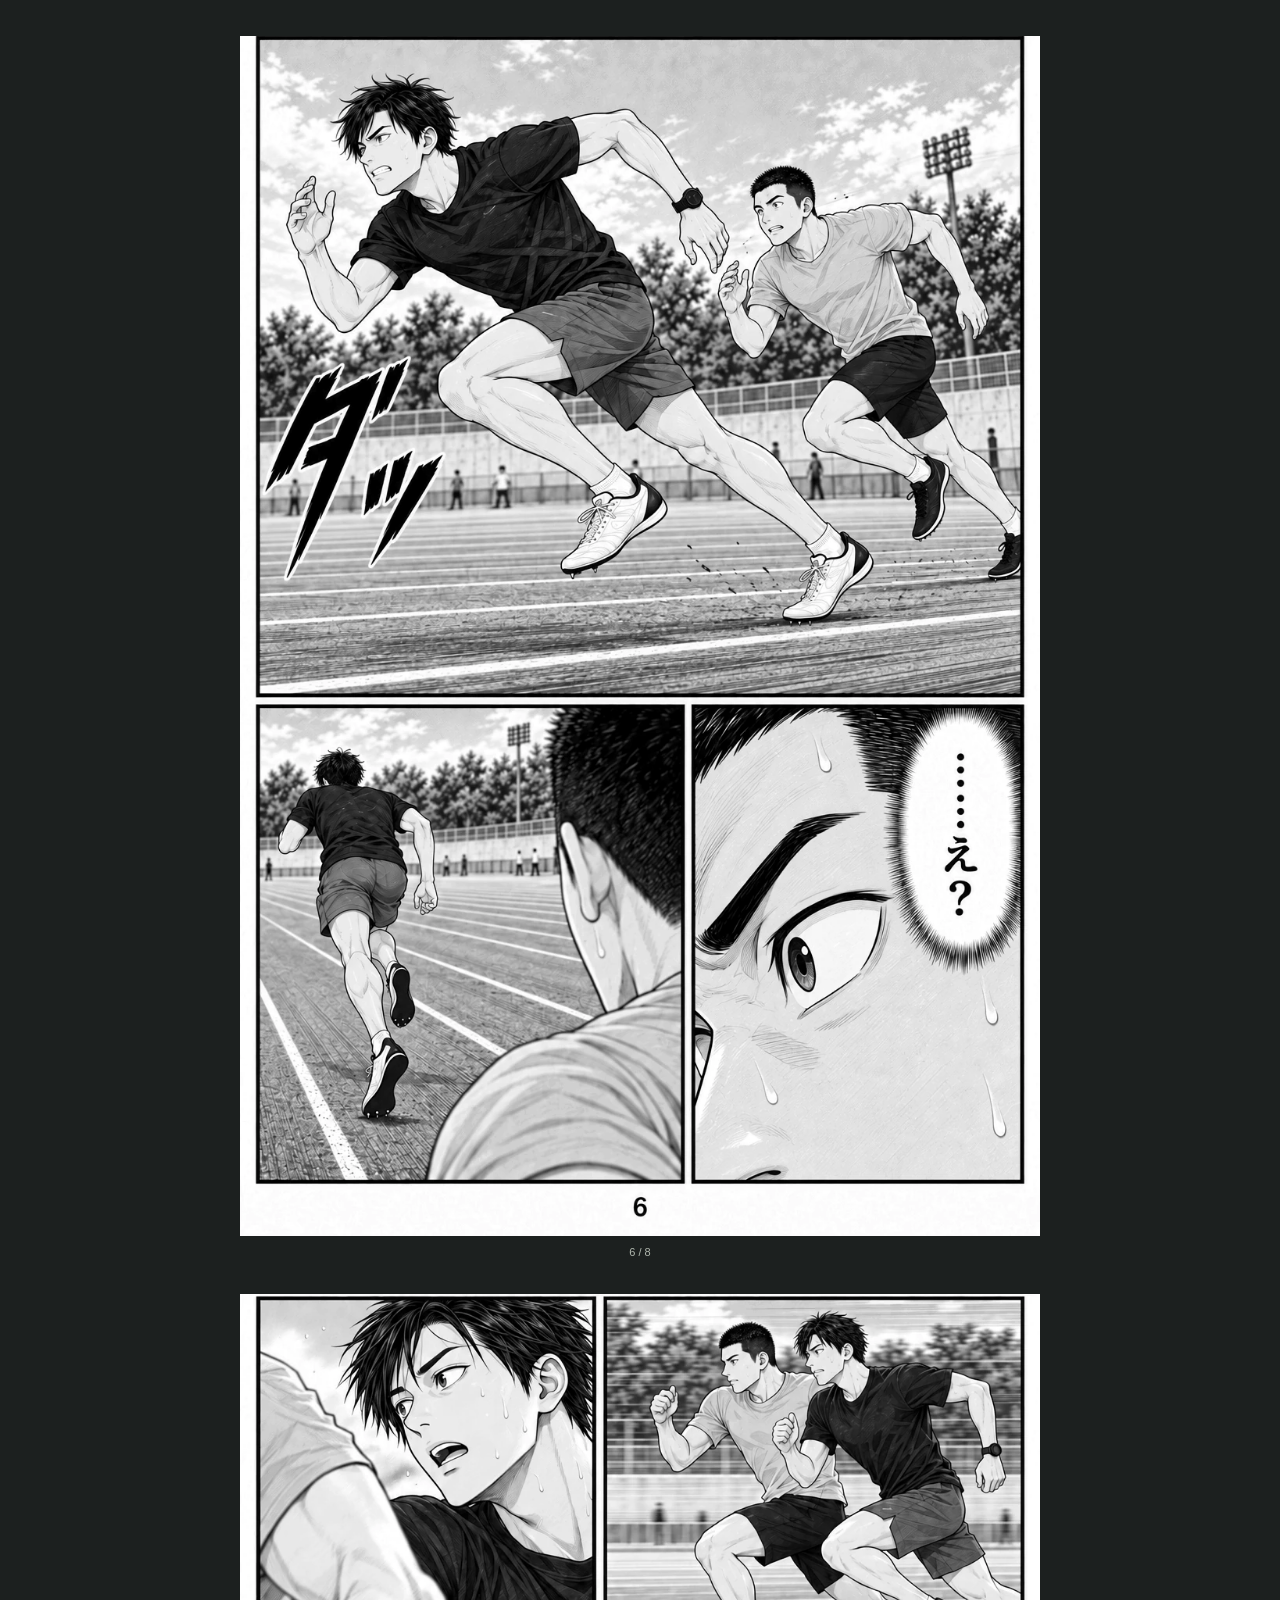
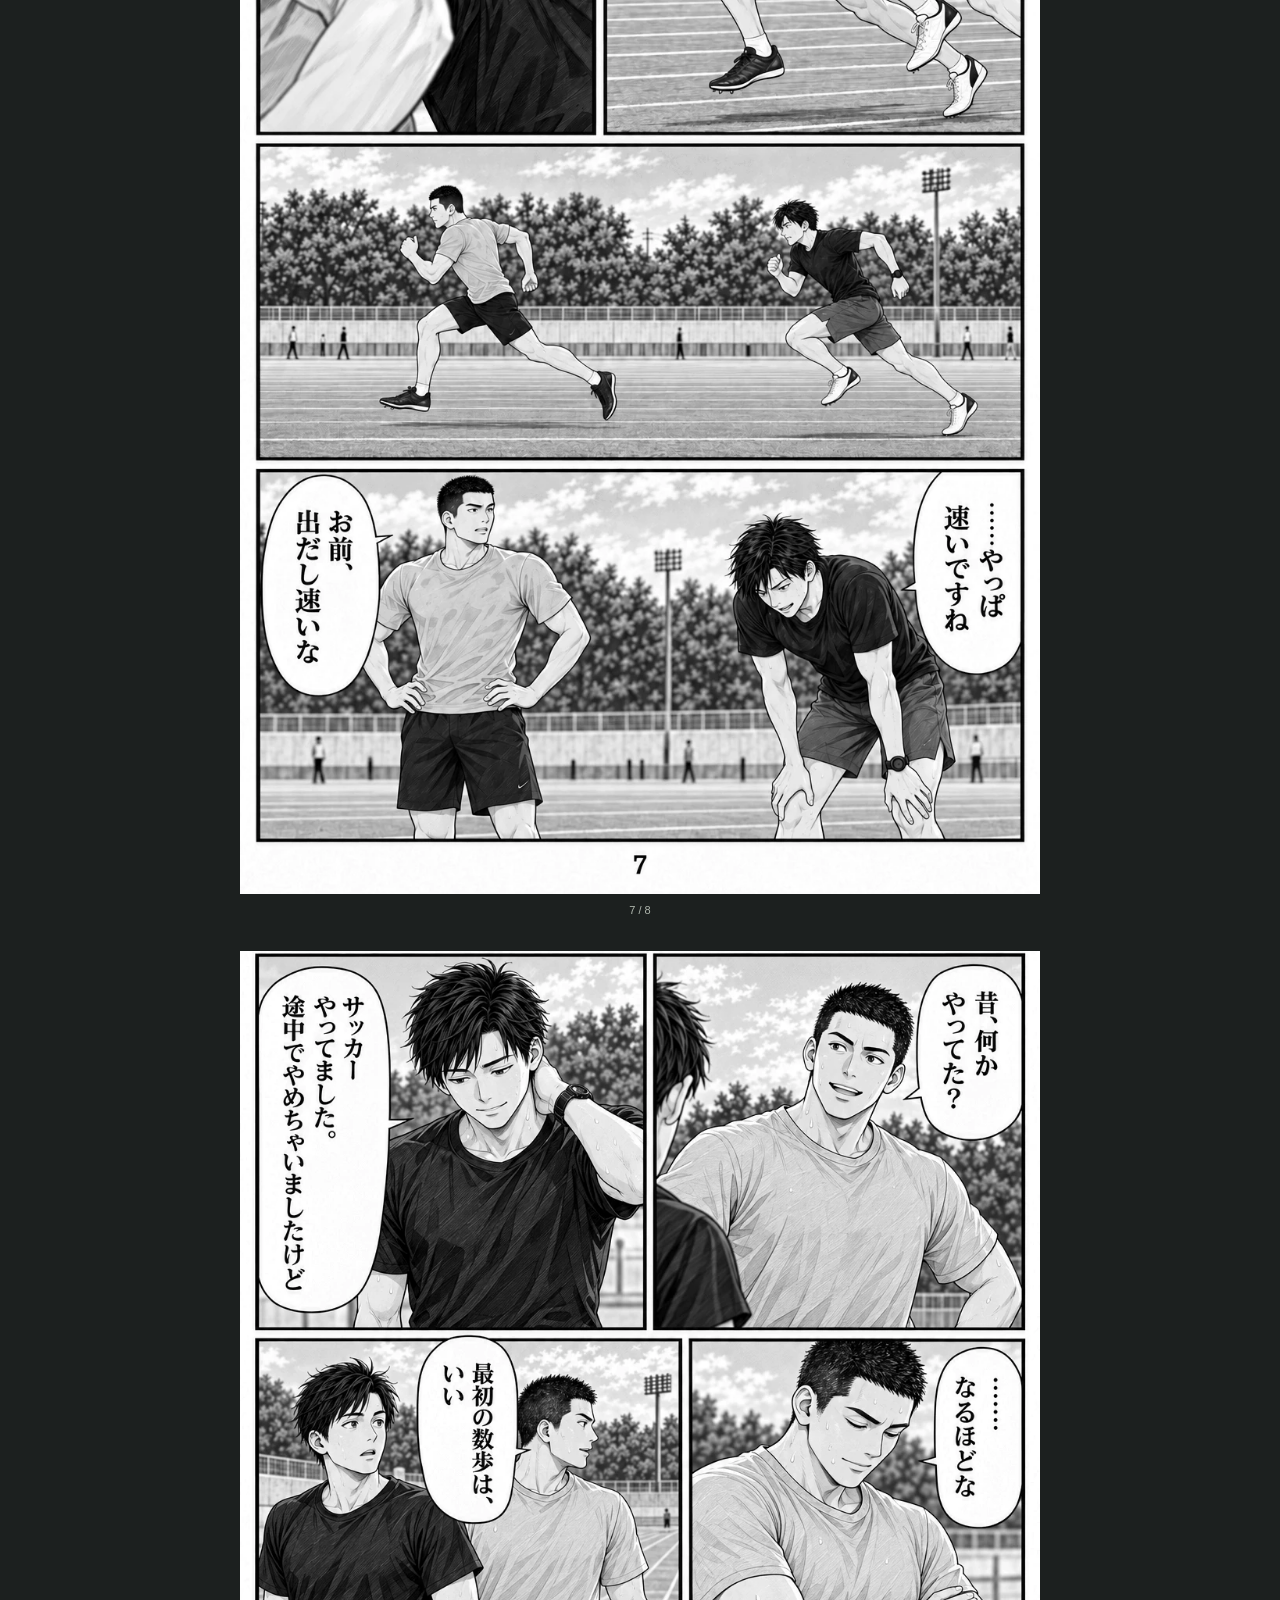
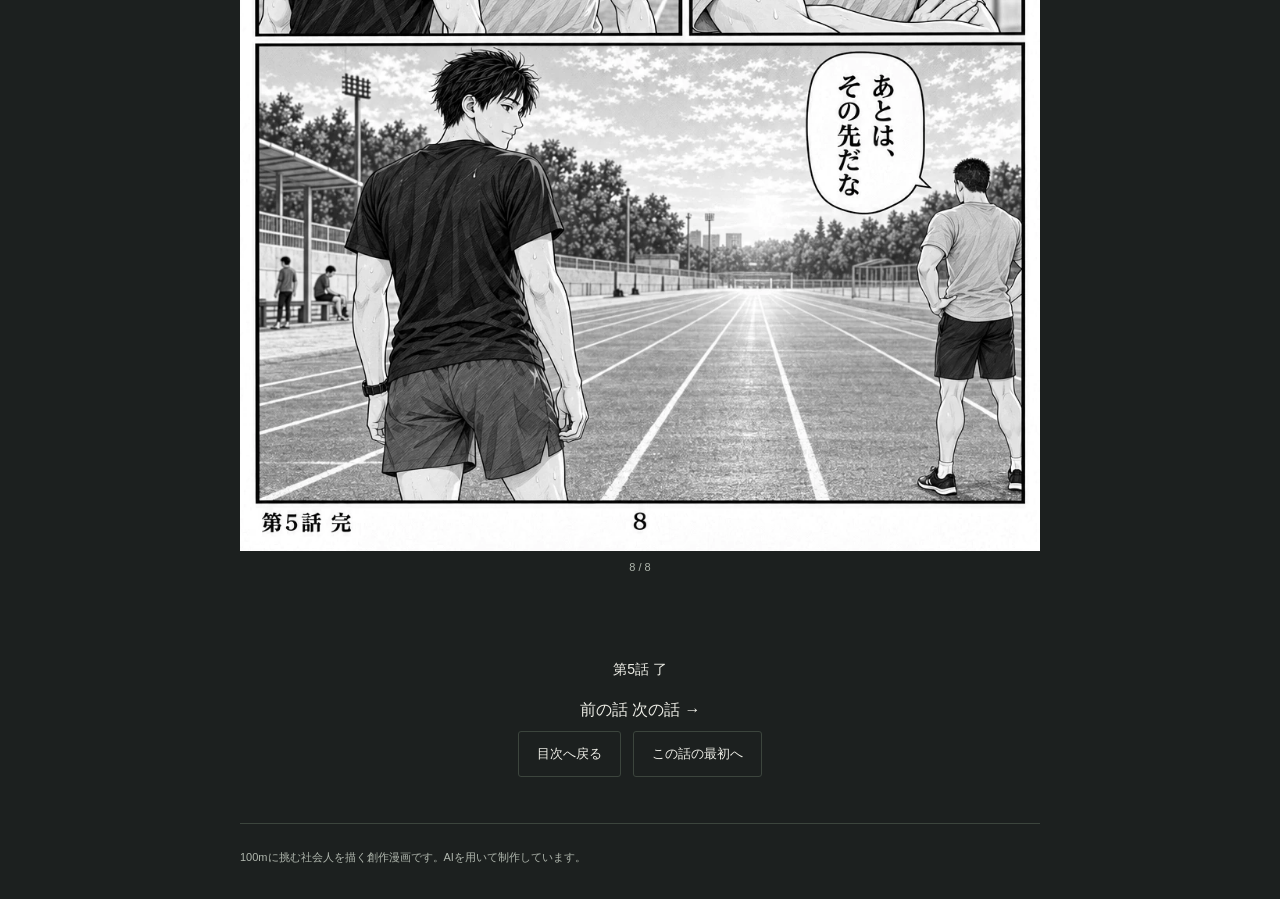
<file: episodes/05/index.html>
<!doctype html>
<html lang="ja"><head><meta charset="utf-8"><meta name="viewport" content="width=device-width,initial-scale=1"><meta name="theme-color" content="#1c201f"><title>第5話「最初の数歩」｜まだ、速くなれる。</title><link rel="stylesheet" href="../../styles.css?v=ui-20261018"></head>
<body class="reader"><a class="skip" href="#p1">本文へ</a><header class="reader-head wrap"><a href="../../index.html">‹ 目次</a><h1>第5話「最初の数歩」</h1><span class="muted">まだ、速くなれる。</span></header>
<nav class="wrap readerbar" aria-label="話とページ"><label>ページ <select id="jump" aria-label="表示ページ"><option value="1">1 / 8</option><option value="2">2 / 8</option><option value="3">3 / 8</option><option value="4">4 / 8</option><option value="5">5 / 8</option><option value="6">6 / 8</option><option value="7">7 / 8</option><option value="8">8 / 8</option></select></label><div class="links"><a href="../04/index.html">前の話</a> <a href="../06/index.html">次の話 →</a></div></nav>
<main class="pages"><figure id="p1"><img src="page-01.webp?v=webp-gray-20261018" width="1024" height="1536" alt="まだ、速くなれる。 第5話 1ページ" fetchpriority="high" decoding="async"><figcaption>1 / 8</figcaption></figure><figure id="p2"><img src="page-02.webp?v=webp-gray-20261018" width="1024" height="1536" alt="まだ、速くなれる。 第5話 2ページ" loading="lazy" decoding="async"><figcaption>2 / 8</figcaption></figure><figure id="p3"><img src="page-03.webp?v=webp-gray-20261018" width="1024" height="1536" alt="まだ、速くなれる。 第5話 3ページ" loading="lazy" decoding="async"><figcaption>3 / 8</figcaption></figure><figure id="p4"><img src="page-04.webp?v=webp-gray-20261018" width="1024" height="1536" alt="まだ、速くなれる。 第5話 4ページ" loading="lazy" decoding="async"><figcaption>4 / 8</figcaption></figure><figure id="p5"><img src="page-05.webp?v=webp-gray-20261018" width="1024" height="1536" alt="まだ、速くなれる。 第5話 5ページ" loading="lazy" decoding="async"><figcaption>5 / 8</figcaption></figure><figure id="p6"><img src="page-06.webp?v=webp-gray-20261018" width="1024" height="1536" alt="まだ、速くなれる。 第5話 6ページ" loading="lazy" decoding="async"><figcaption>6 / 8</figcaption></figure><figure id="p7"><img src="page-07.webp?v=webp-gray-20261018" width="1024" height="1536" alt="まだ、速くなれる。 第5話 7ページ" loading="lazy" decoding="async"><figcaption>7 / 8</figcaption></figure><figure id="p8"><img src="page-08.webp?v=webp-gray-20261018" width="1024" height="1536" alt="まだ、速くなれる。 第5話 8ページ" loading="lazy" decoding="async"><figcaption>8 / 8</figcaption></figure></main>
<section class="reader-end"><p>第5話 了</p><div class="links"><a href="../04/index.html">前の話</a> <a href="../06/index.html">次の話 →</a></div><a class="btn" href="../../index.html">目次へ戻る</a><a class="btn" href="#p1">この話の最初へ</a></section>
<footer class="wrap">100mに挑む社会人を描く創作漫画です。AIを用いて制作しています。</footer><script src="../../reader.js?v=ui-20261018"></script></body></html>
</file>
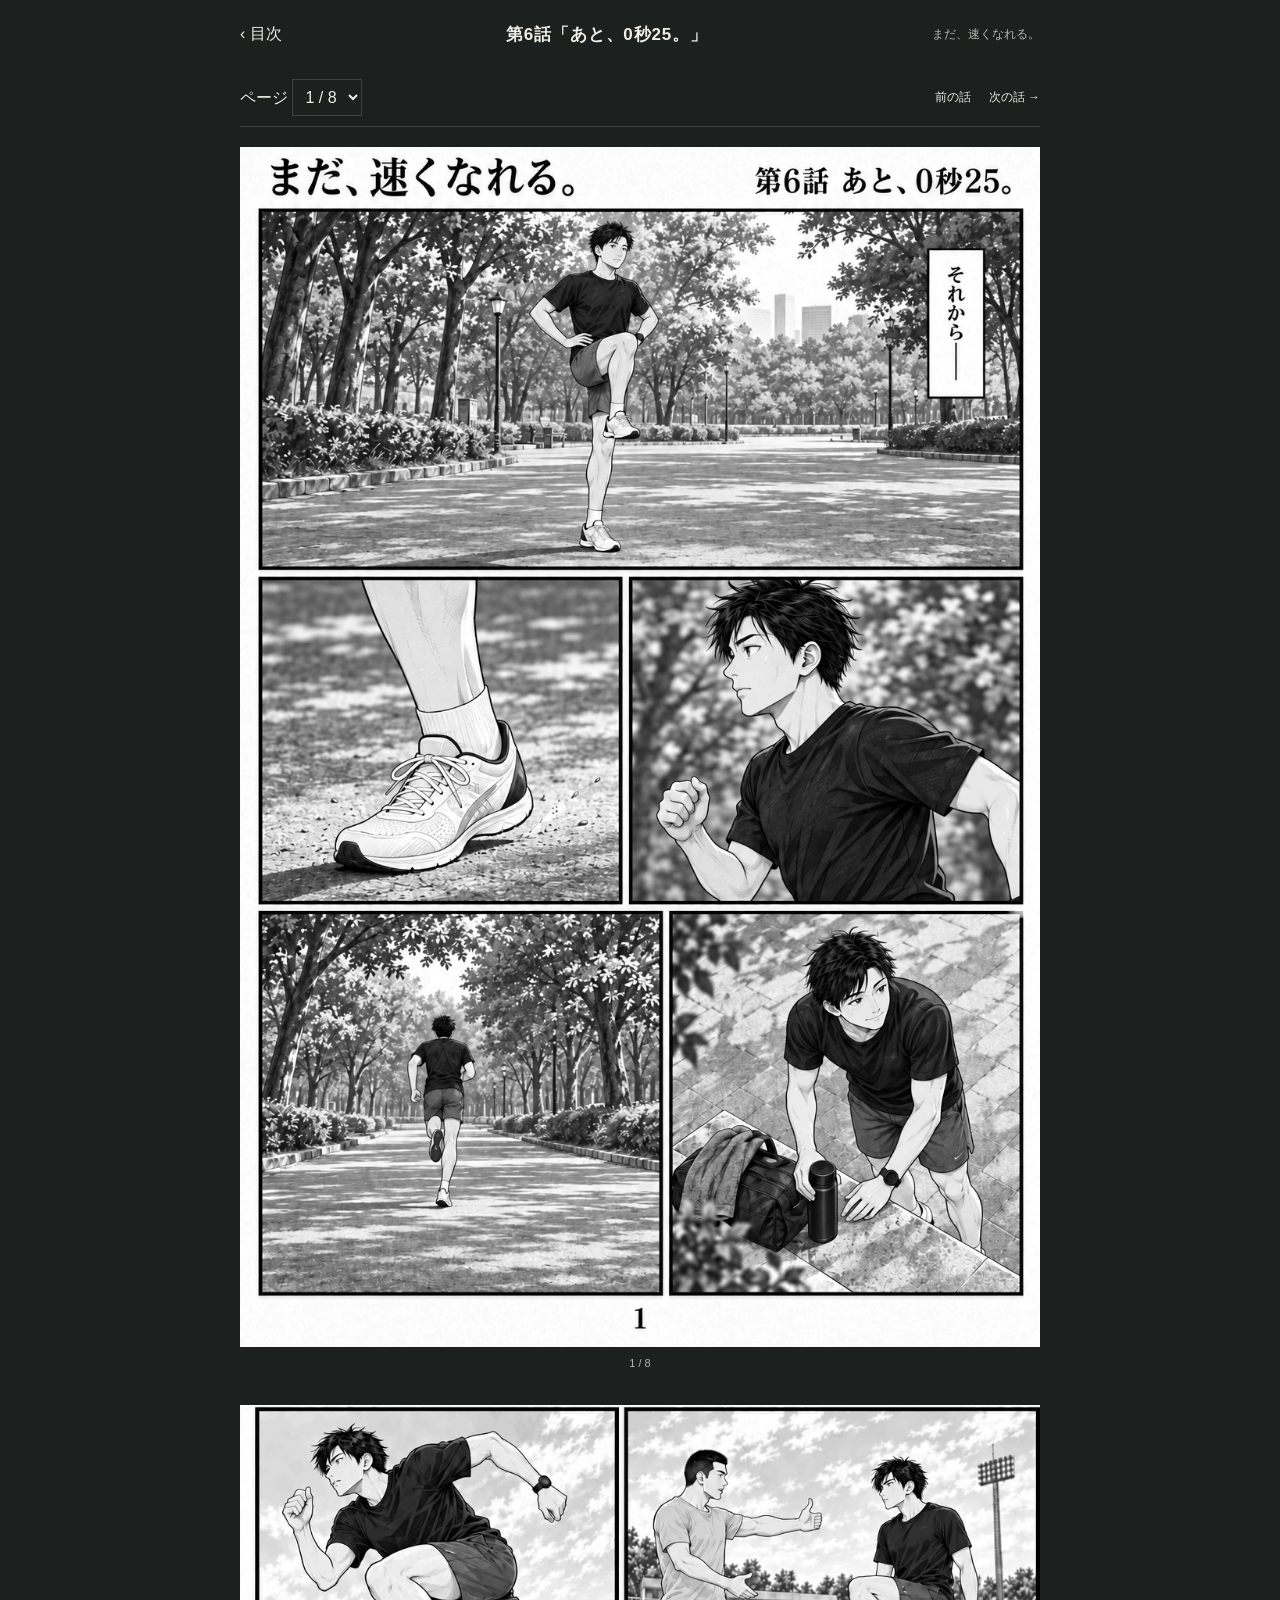
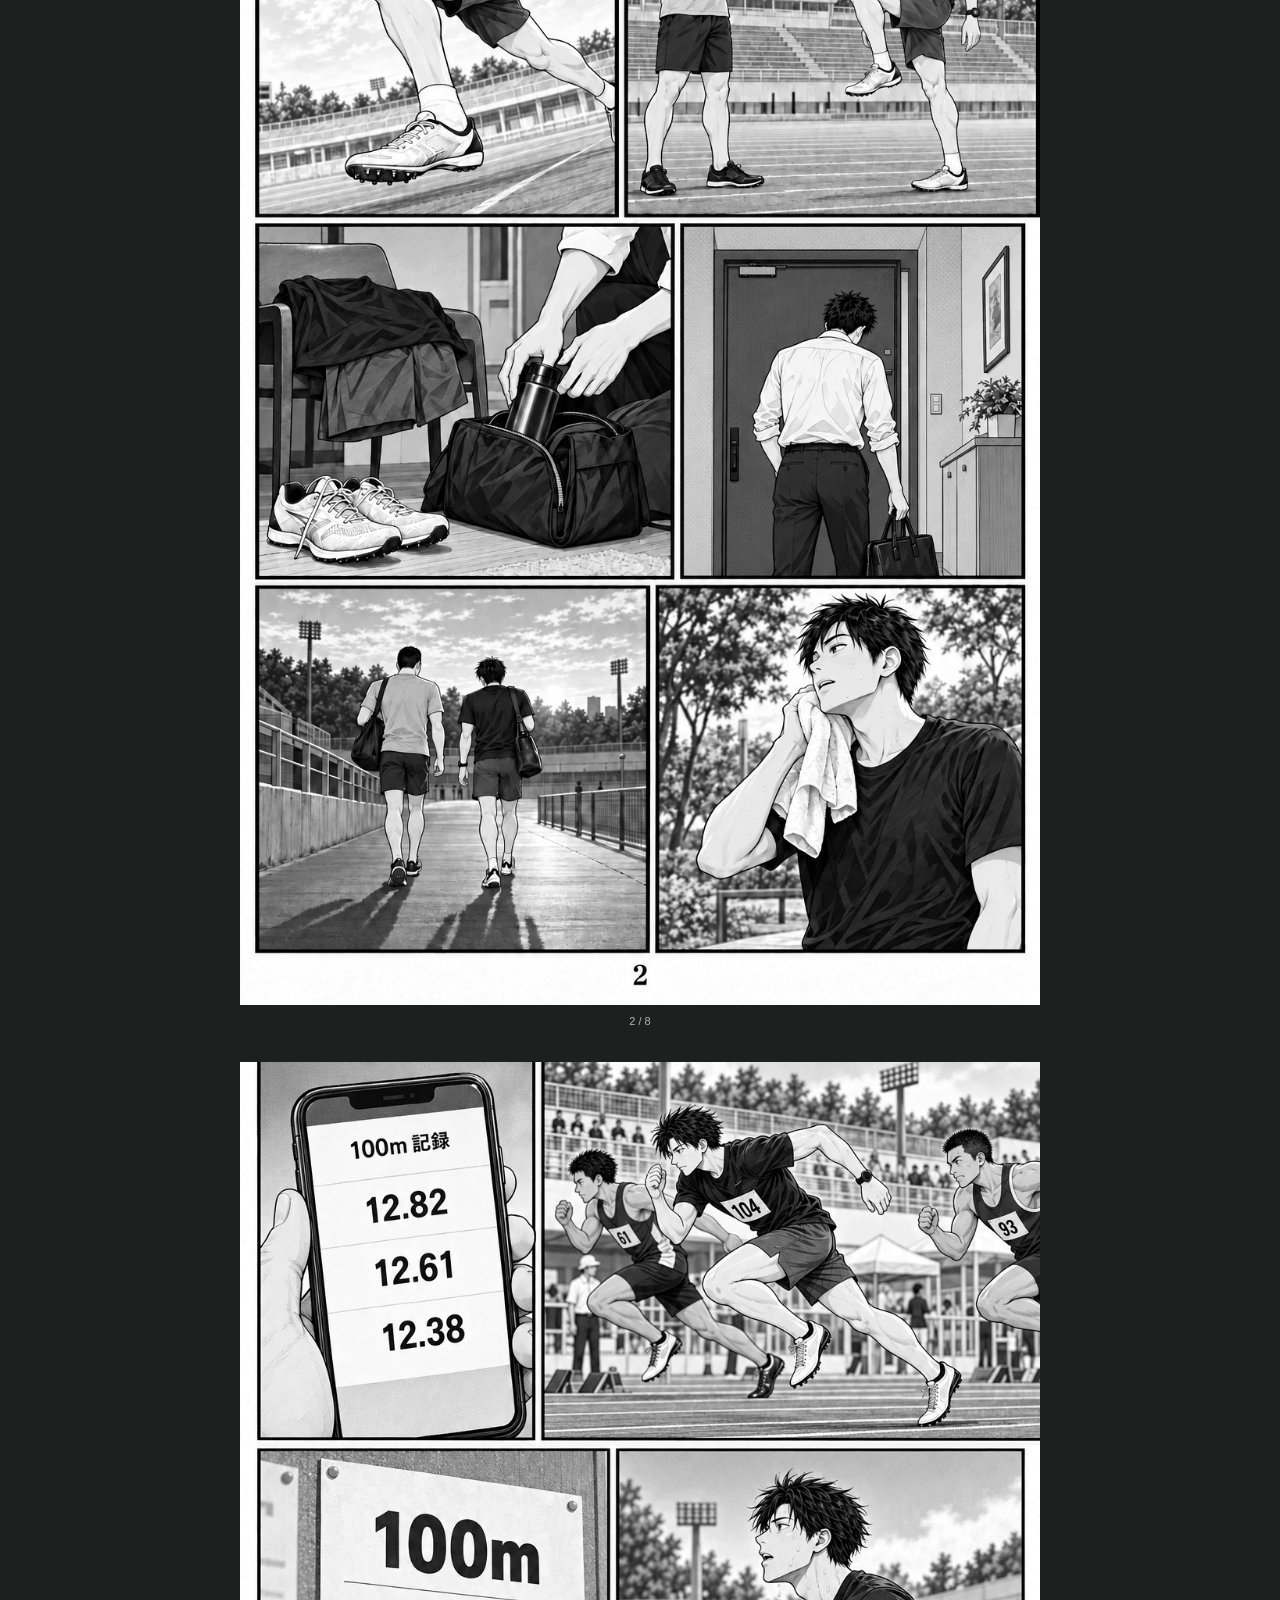
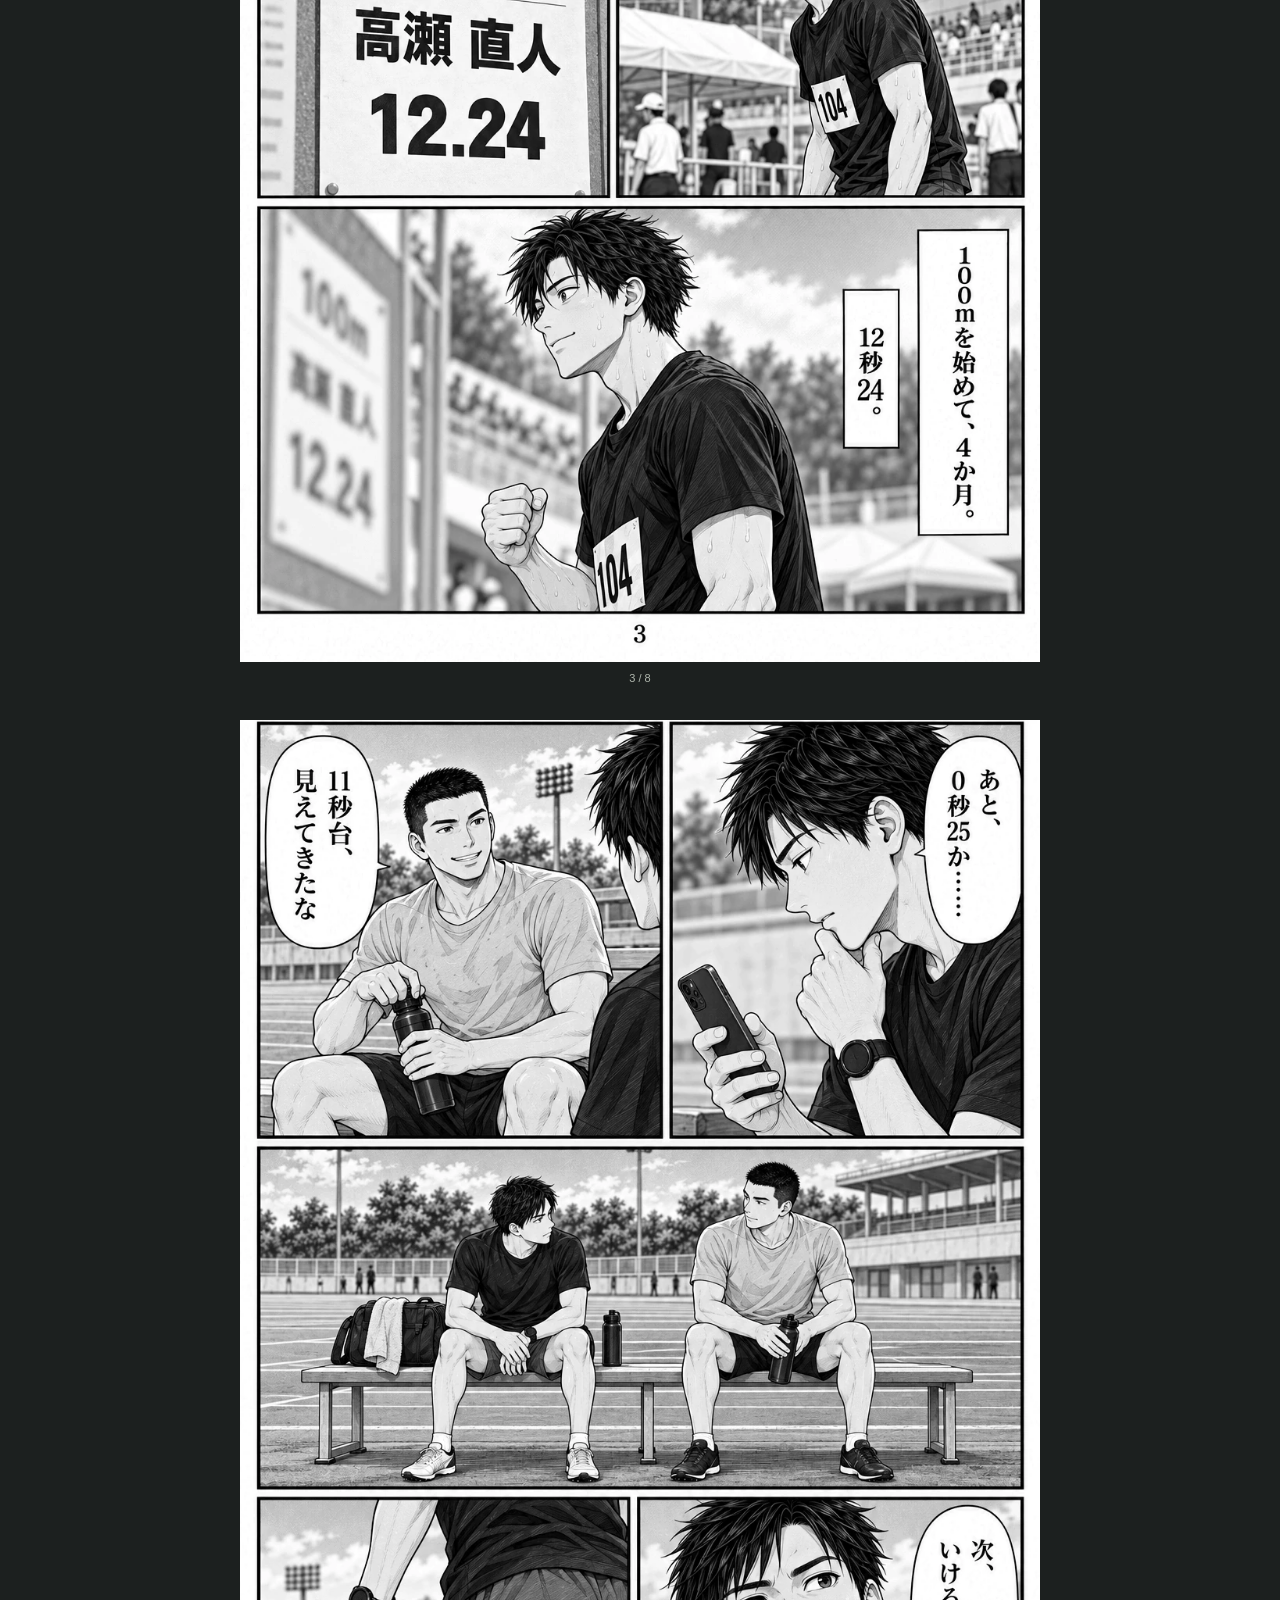
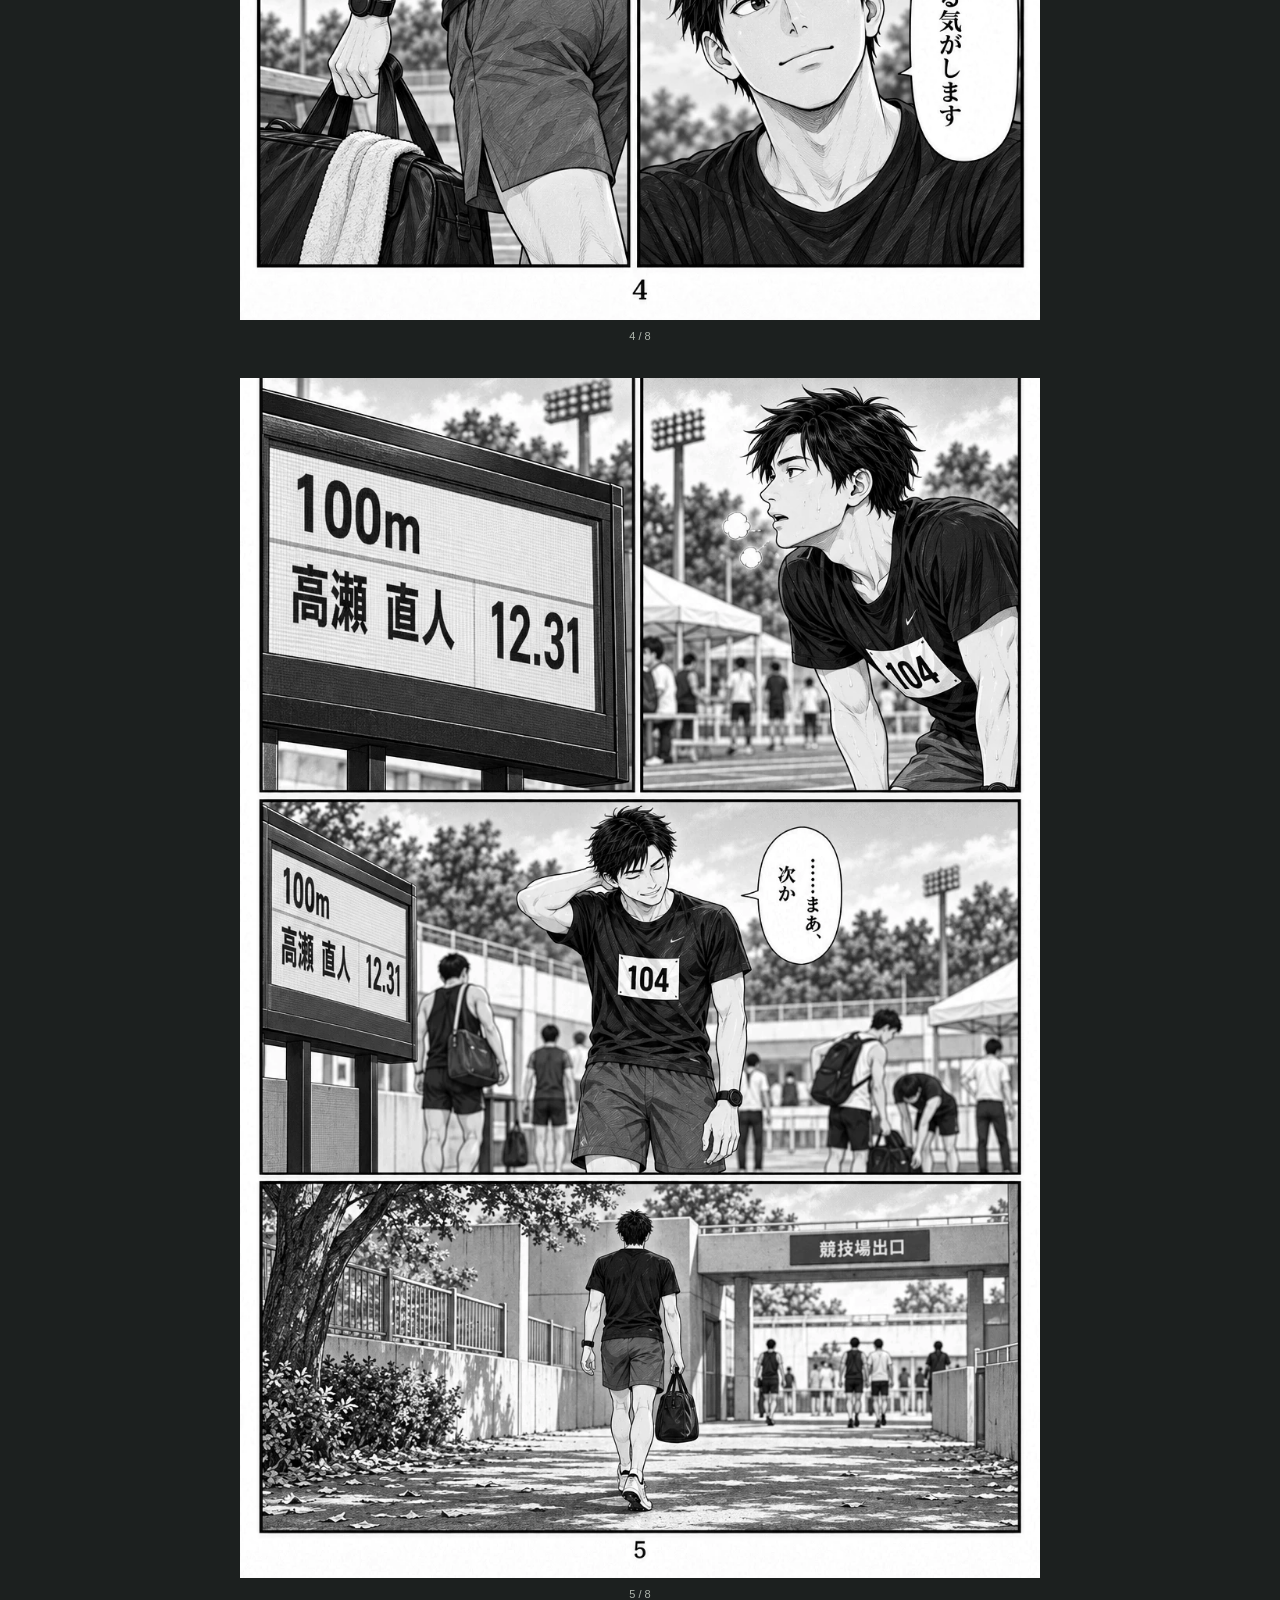
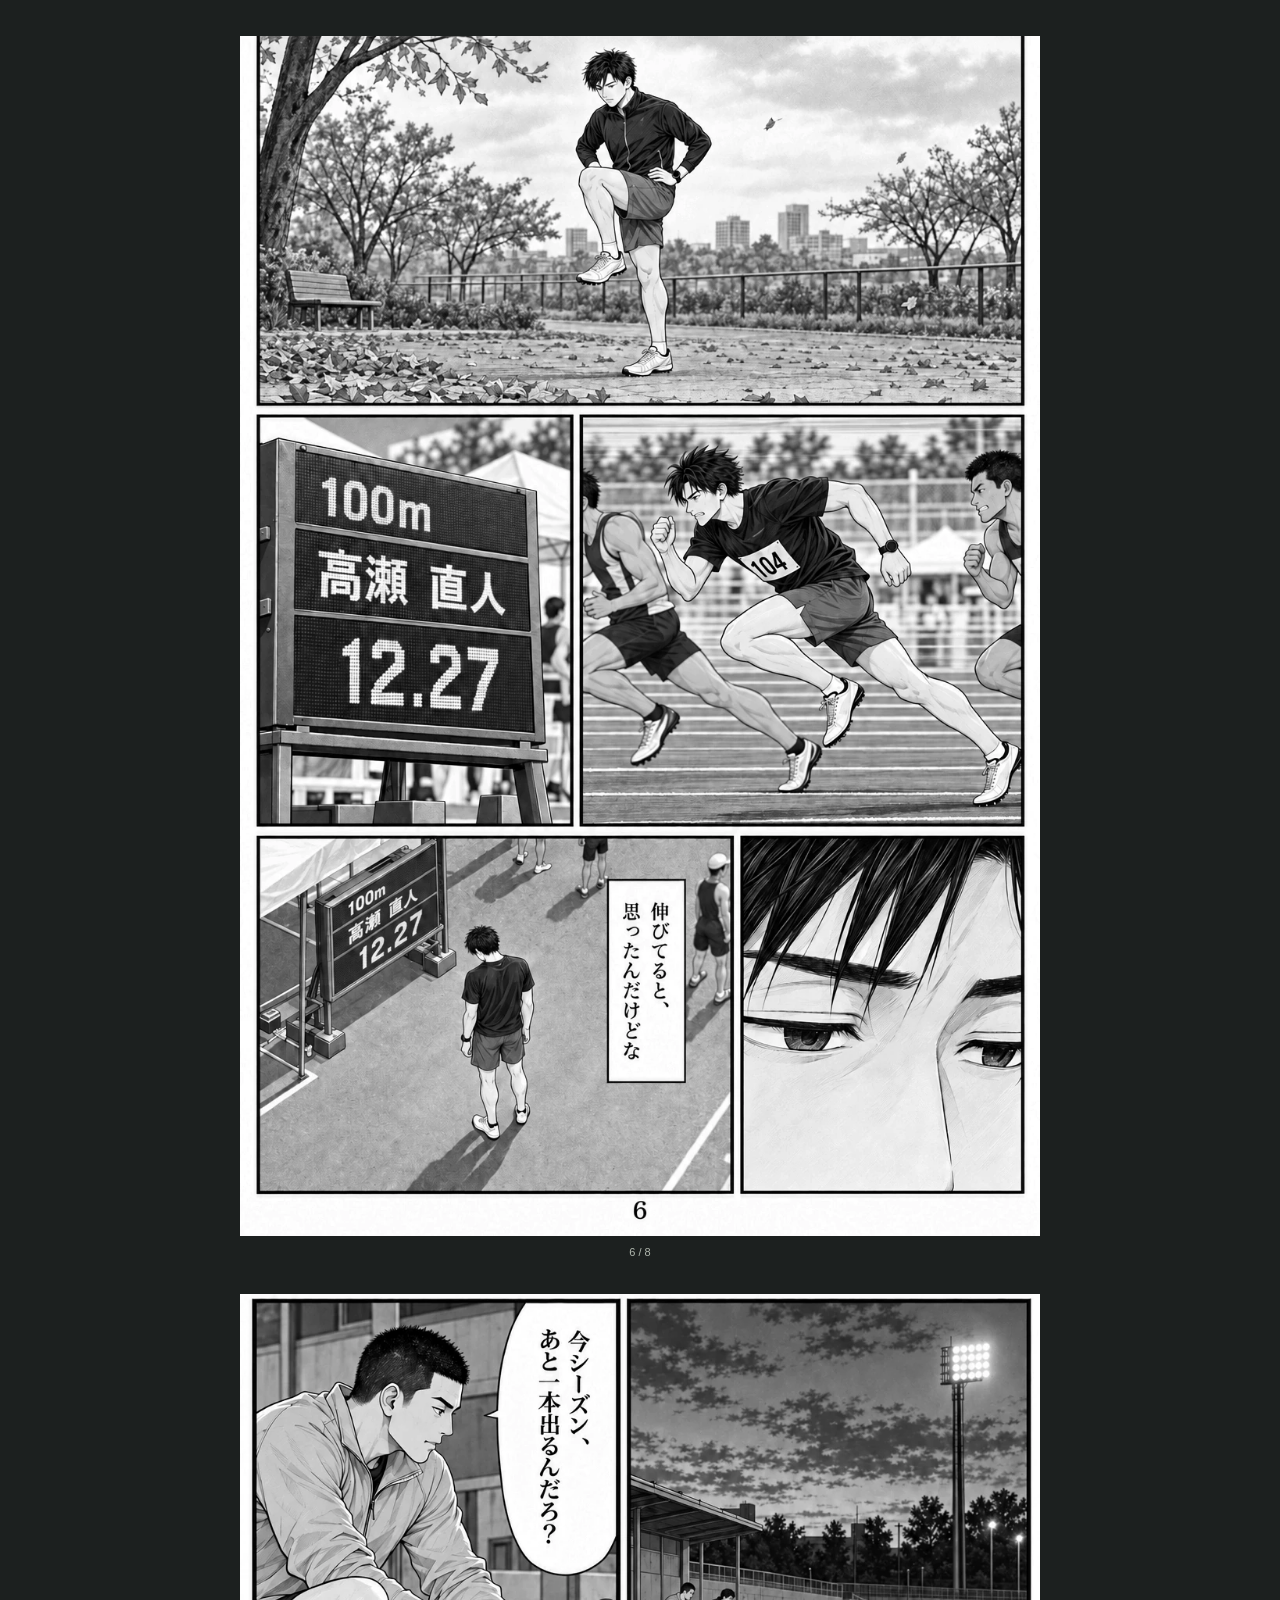
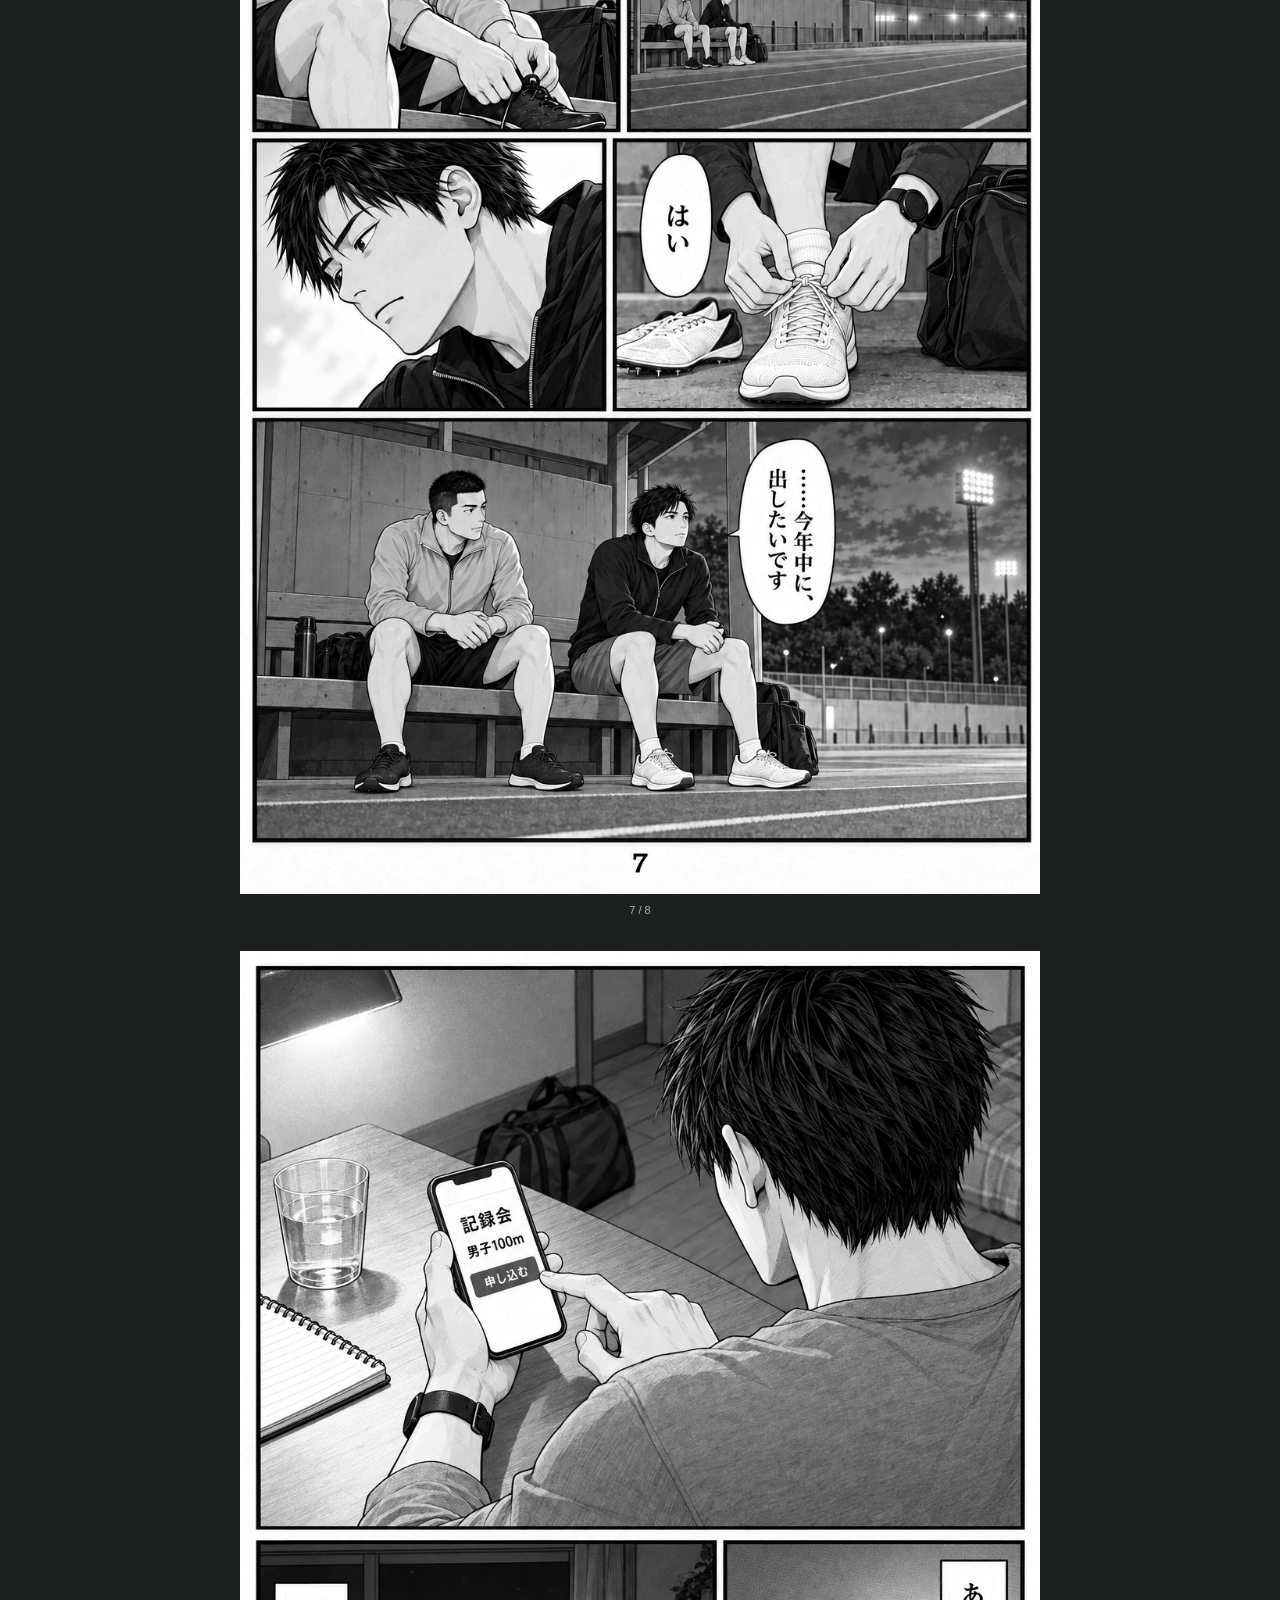
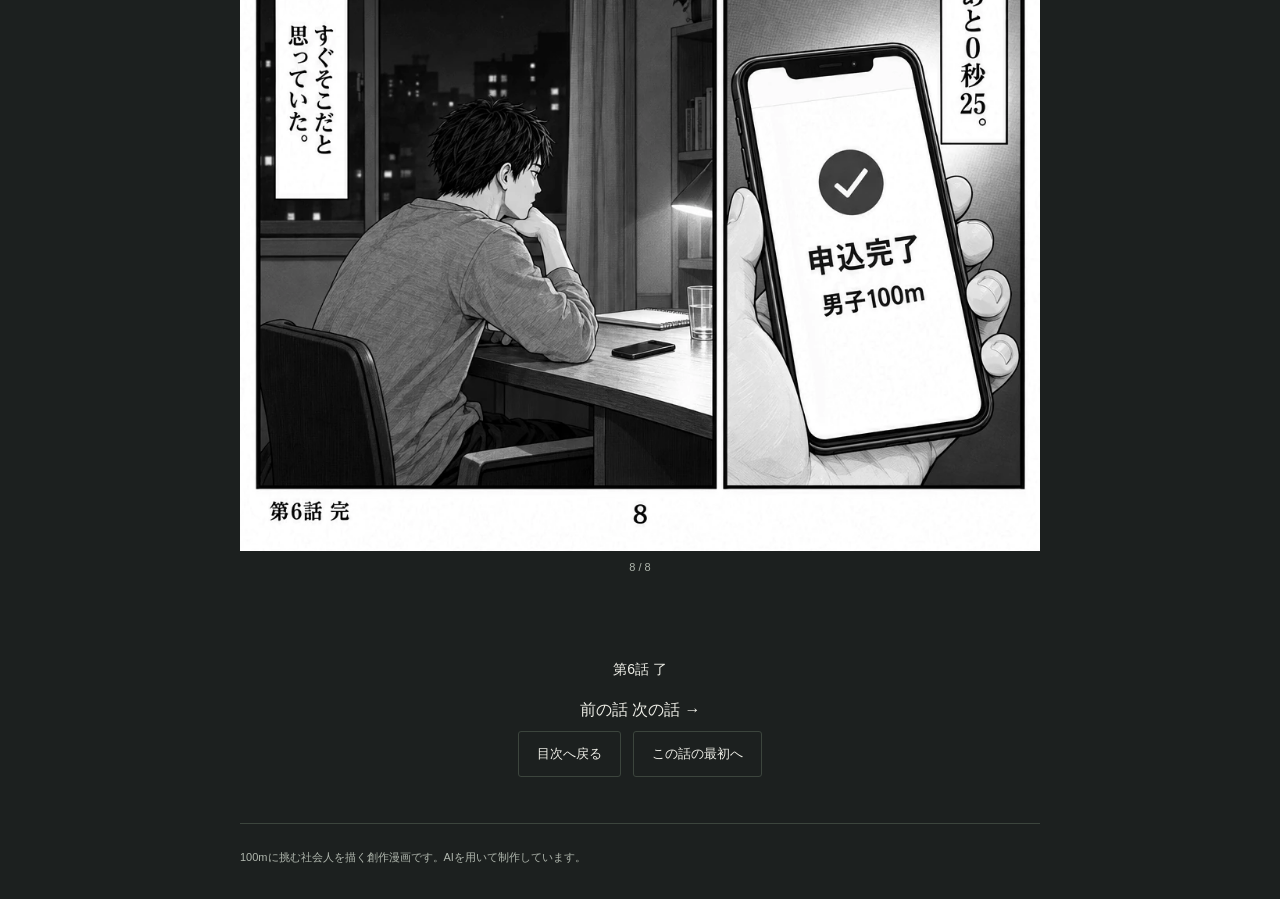
<file: episodes/06/index.html>
<!doctype html>
<html lang="ja"><head><meta charset="utf-8"><meta name="viewport" content="width=device-width,initial-scale=1"><meta name="theme-color" content="#1c201f"><title>第6話「あと、0秒25。」｜まだ、速くなれる。</title><link rel="stylesheet" href="../../styles.css?v=ui-20261018"></head>
<body class="reader"><a class="skip" href="#p1">本文へ</a><header class="reader-head wrap"><a href="../../index.html">‹ 目次</a><h1>第6話「あと、0秒25。」</h1><span class="muted">まだ、速くなれる。</span></header>
<nav class="wrap readerbar" aria-label="話とページ"><label>ページ <select id="jump" aria-label="表示ページ"><option value="1">1 / 8</option><option value="2">2 / 8</option><option value="3">3 / 8</option><option value="4">4 / 8</option><option value="5">5 / 8</option><option value="6">6 / 8</option><option value="7">7 / 8</option><option value="8">8 / 8</option></select></label><div class="links"><a href="../05/index.html">前の話</a> <a href="../07/index.html">次の話 →</a></div></nav>
<main class="pages"><figure id="p1"><img src="page-01.webp?v=webp-gray-20261018" width="1024" height="1536" alt="まだ、速くなれる。 第6話 1ページ" fetchpriority="high" decoding="async"><figcaption>1 / 8</figcaption></figure><figure id="p2"><img src="page-02.webp?v=webp-gray-20261018" width="1024" height="1536" alt="まだ、速くなれる。 第6話 2ページ" loading="lazy" decoding="async"><figcaption>2 / 8</figcaption></figure><figure id="p3"><img src="page-03.webp?v=webp-gray-20261018" width="1024" height="1536" alt="まだ、速くなれる。 第6話 3ページ" loading="lazy" decoding="async"><figcaption>3 / 8</figcaption></figure><figure id="p4"><img src="page-04.webp?v=webp-gray-20261018" width="1024" height="1536" alt="まだ、速くなれる。 第6話 4ページ" loading="lazy" decoding="async"><figcaption>4 / 8</figcaption></figure><figure id="p5"><img src="page-05.webp?v=webp-gray-20261018" width="1024" height="1536" alt="まだ、速くなれる。 第6話 5ページ" loading="lazy" decoding="async"><figcaption>5 / 8</figcaption></figure><figure id="p6"><img src="page-06.webp?v=webp-gray-20261018" width="1024" height="1536" alt="まだ、速くなれる。 第6話 6ページ" loading="lazy" decoding="async"><figcaption>6 / 8</figcaption></figure><figure id="p7"><img src="page-07.webp?v=webp-gray-20261018" width="1024" height="1536" alt="まだ、速くなれる。 第6話 7ページ" loading="lazy" decoding="async"><figcaption>7 / 8</figcaption></figure><figure id="p8"><img src="page-08.webp?v=webp-gray-20261018" width="1024" height="1536" alt="まだ、速くなれる。 第6話 8ページ" loading="lazy" decoding="async"><figcaption>8 / 8</figcaption></figure></main>
<section class="reader-end"><p>第6話 了</p><div class="links"><a href="../05/index.html">前の話</a> <a href="../07/index.html">次の話 →</a></div><a class="btn" href="../../index.html">目次へ戻る</a><a class="btn" href="#p1">この話の最初へ</a></section>
<footer class="wrap">100mに挑む社会人を描く創作漫画です。AIを用いて制作しています。</footer><script src="../../reader.js?v=ui-20261018"></script></body></html>
</file>
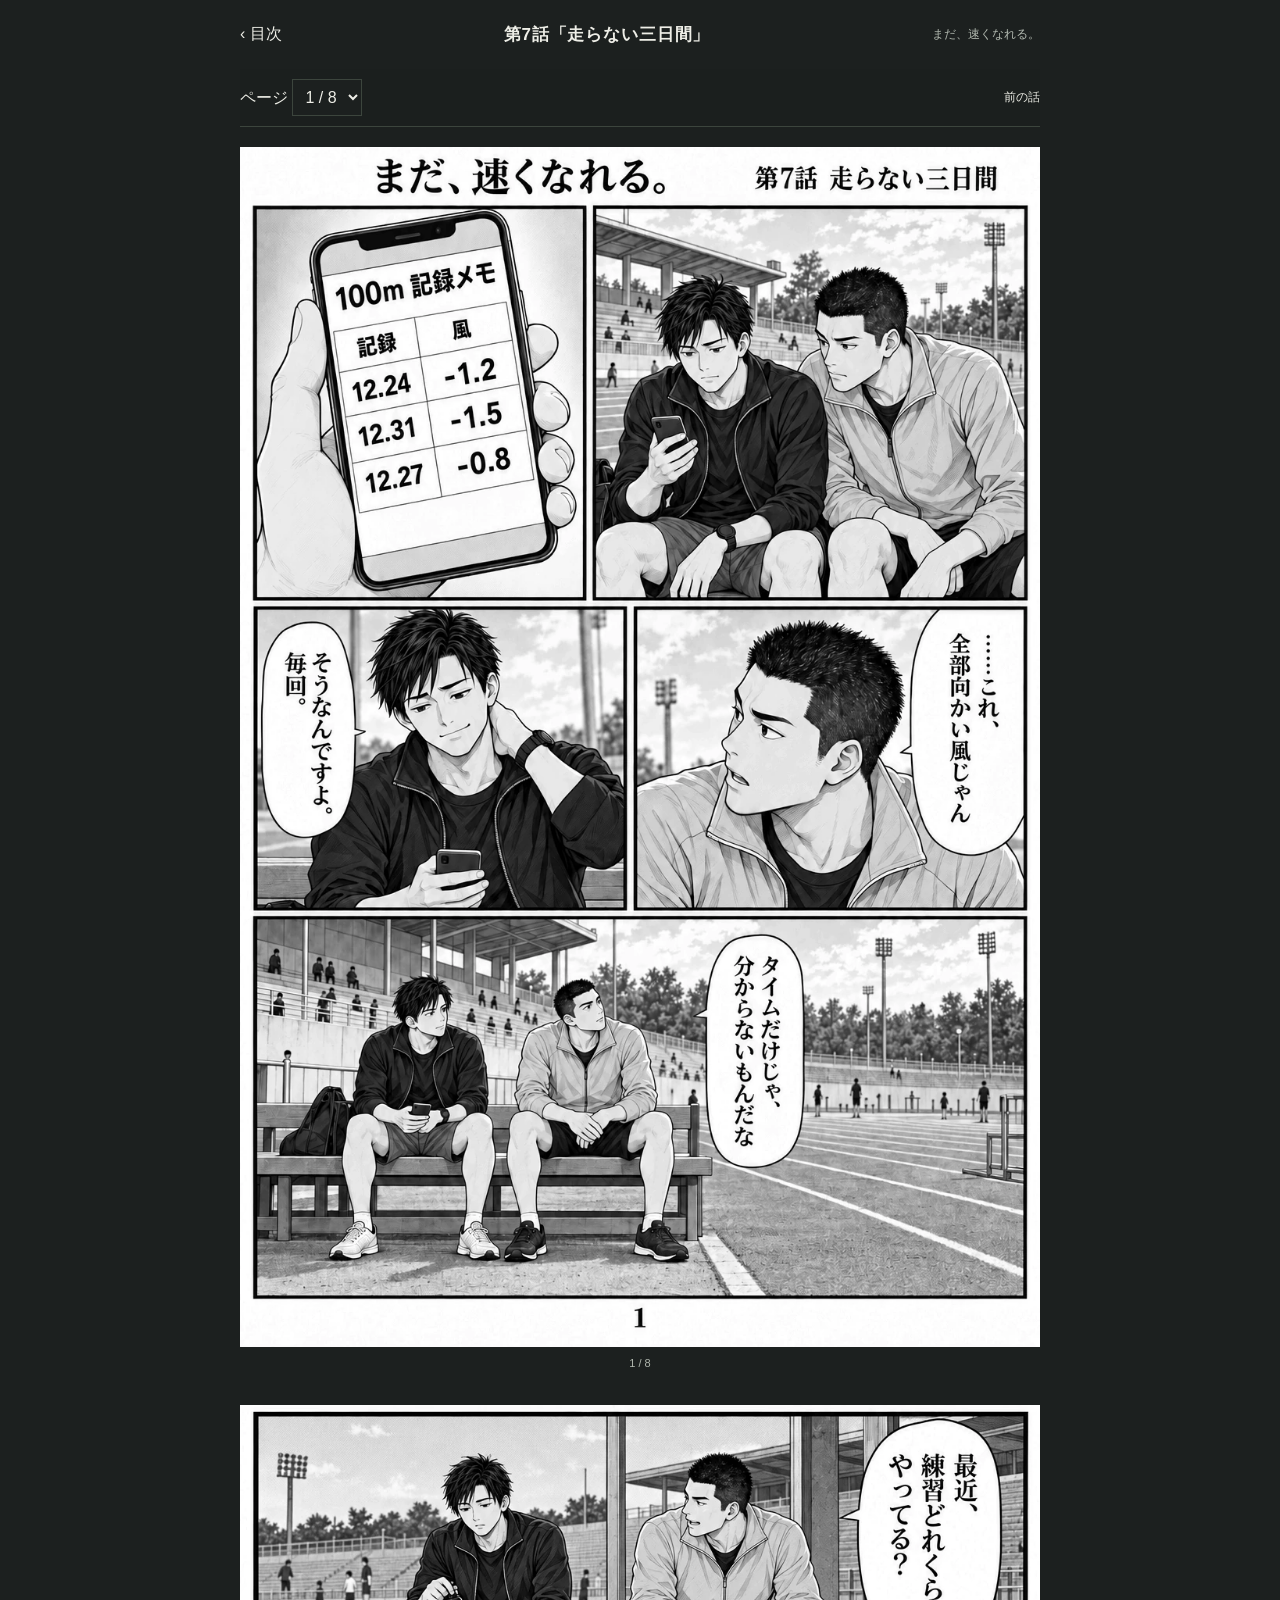
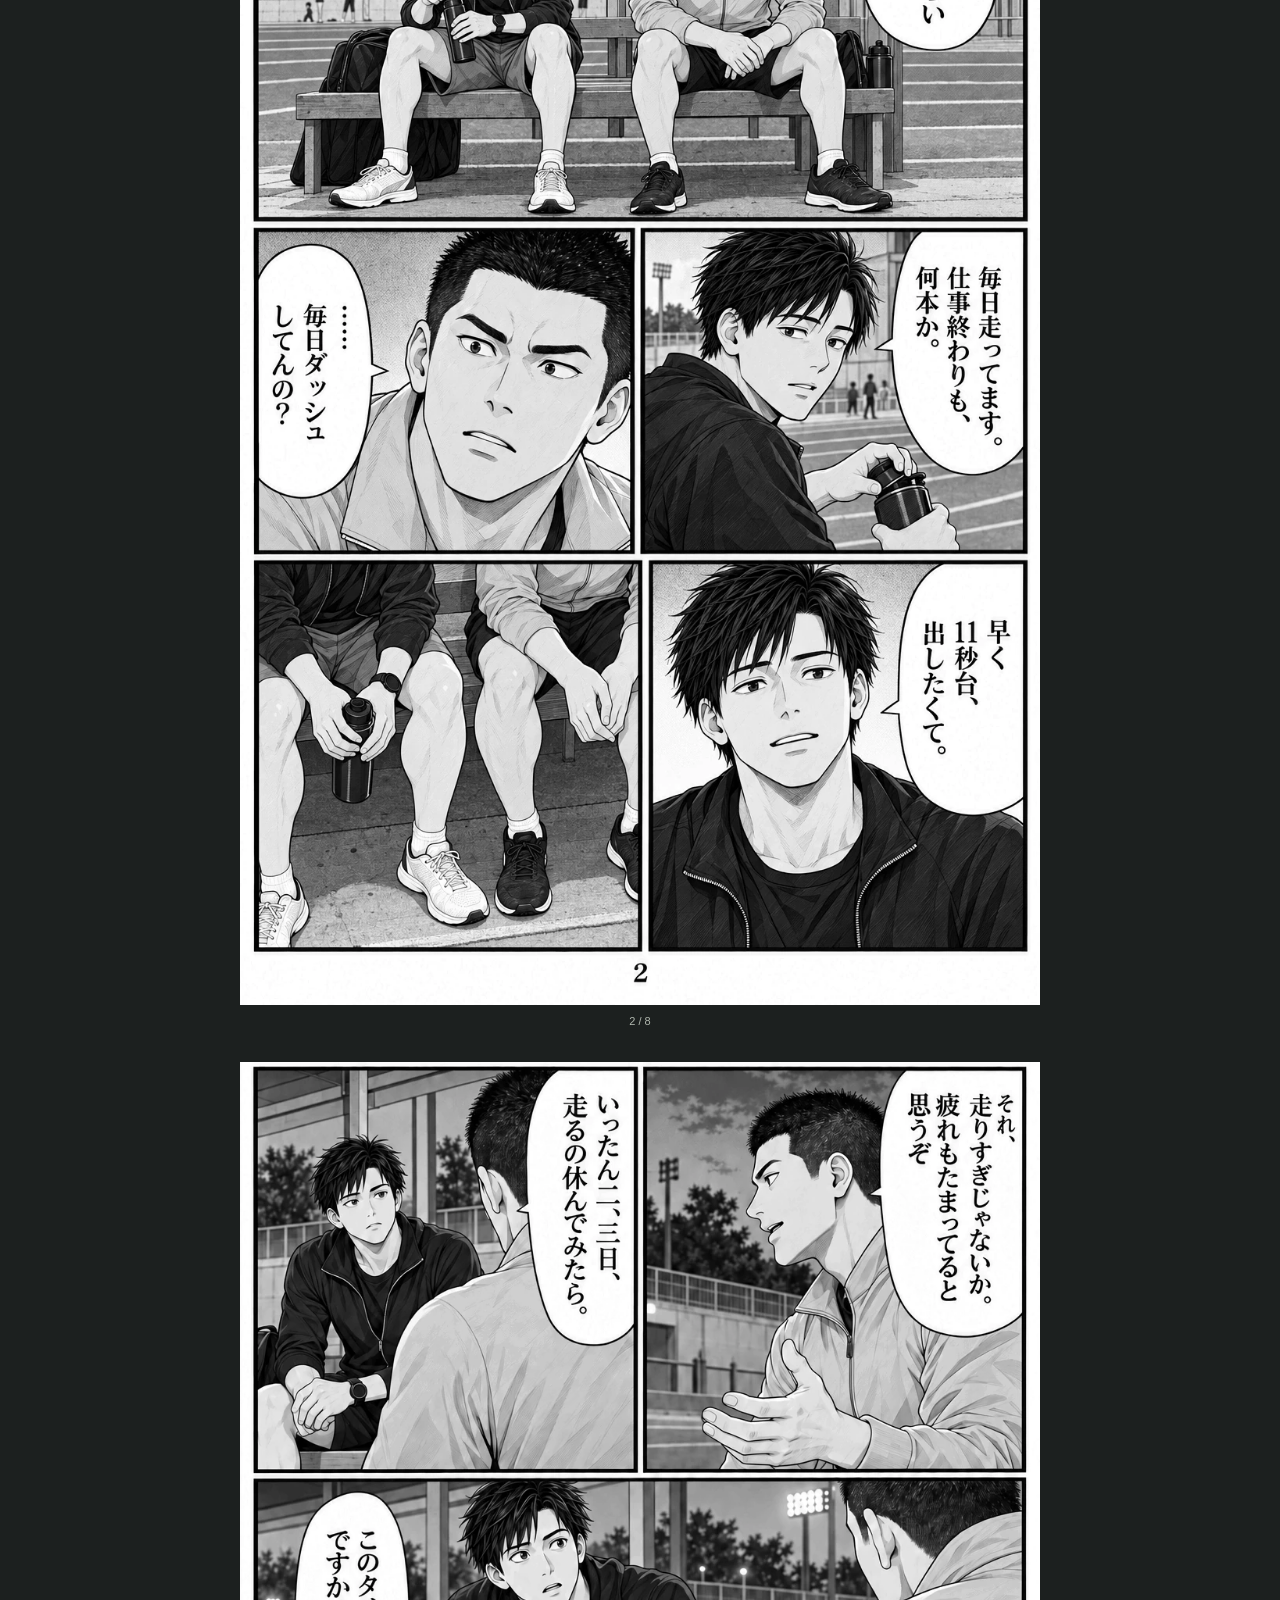
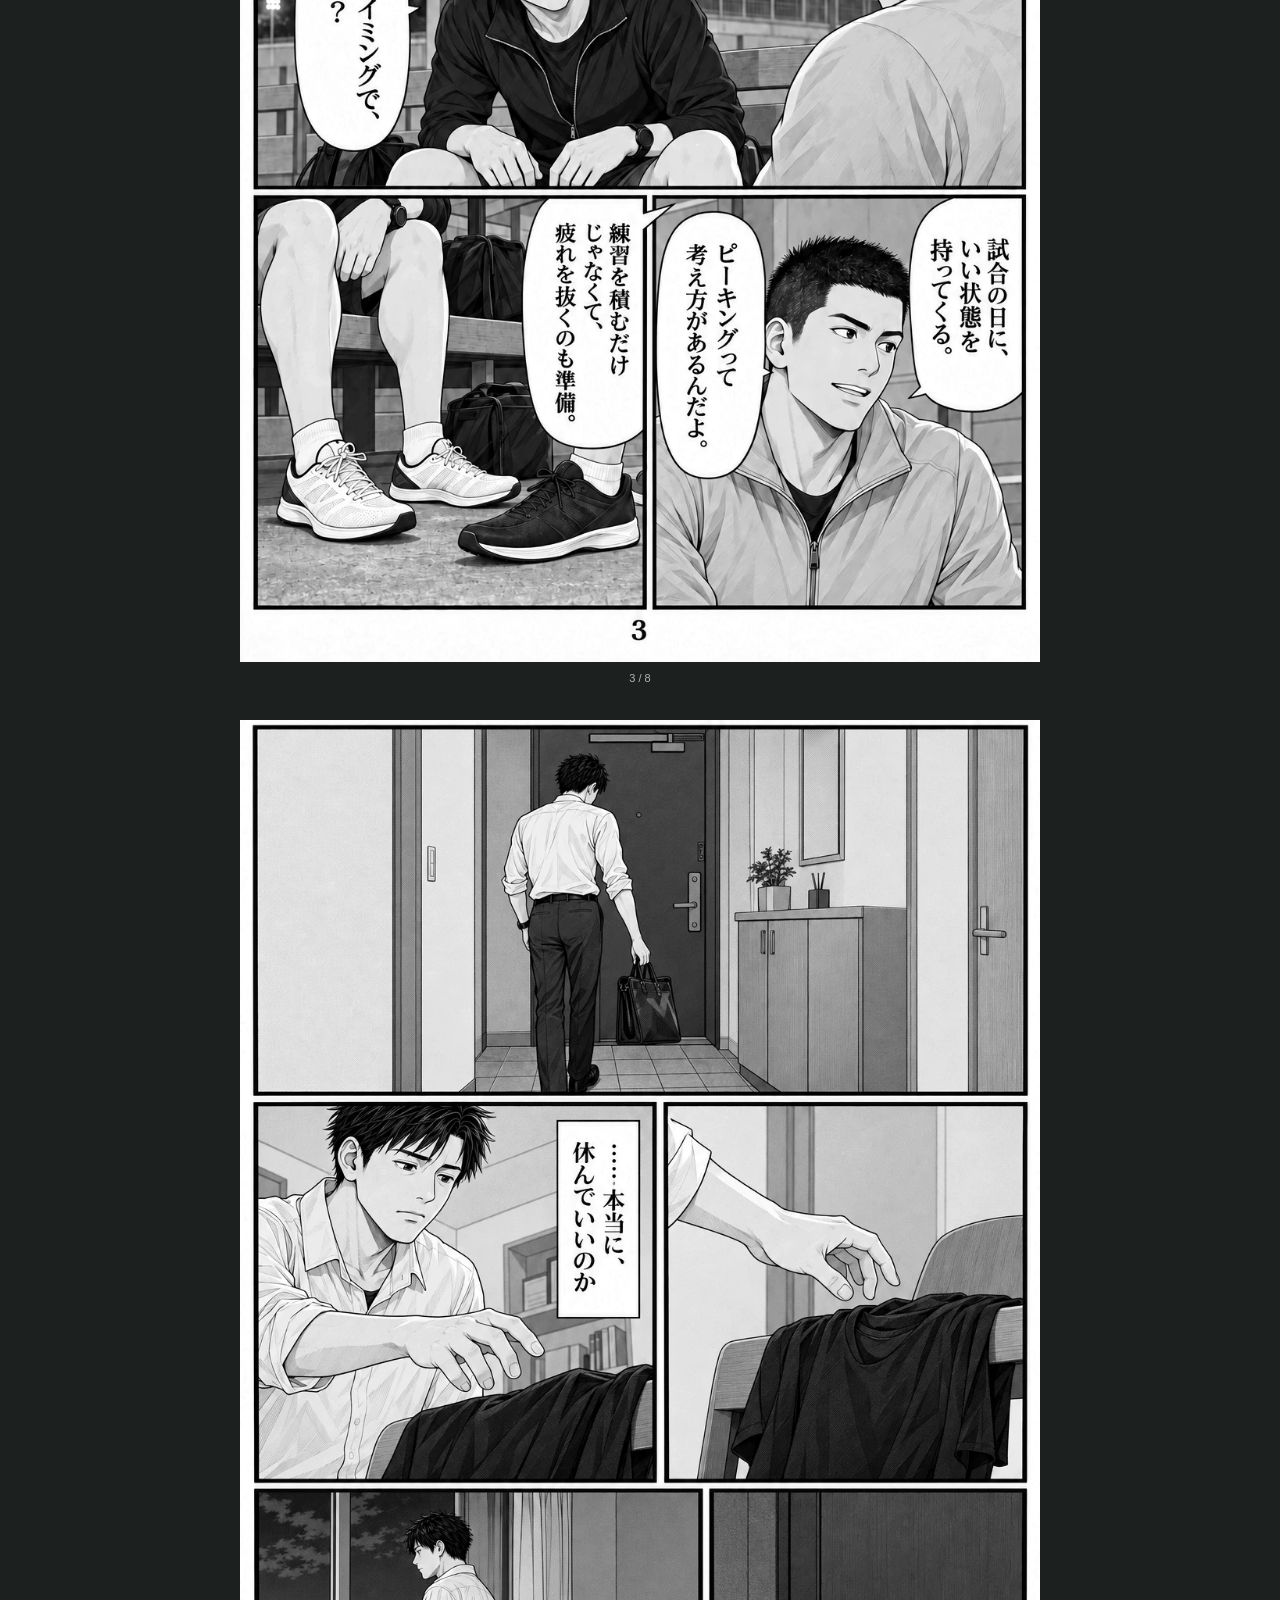
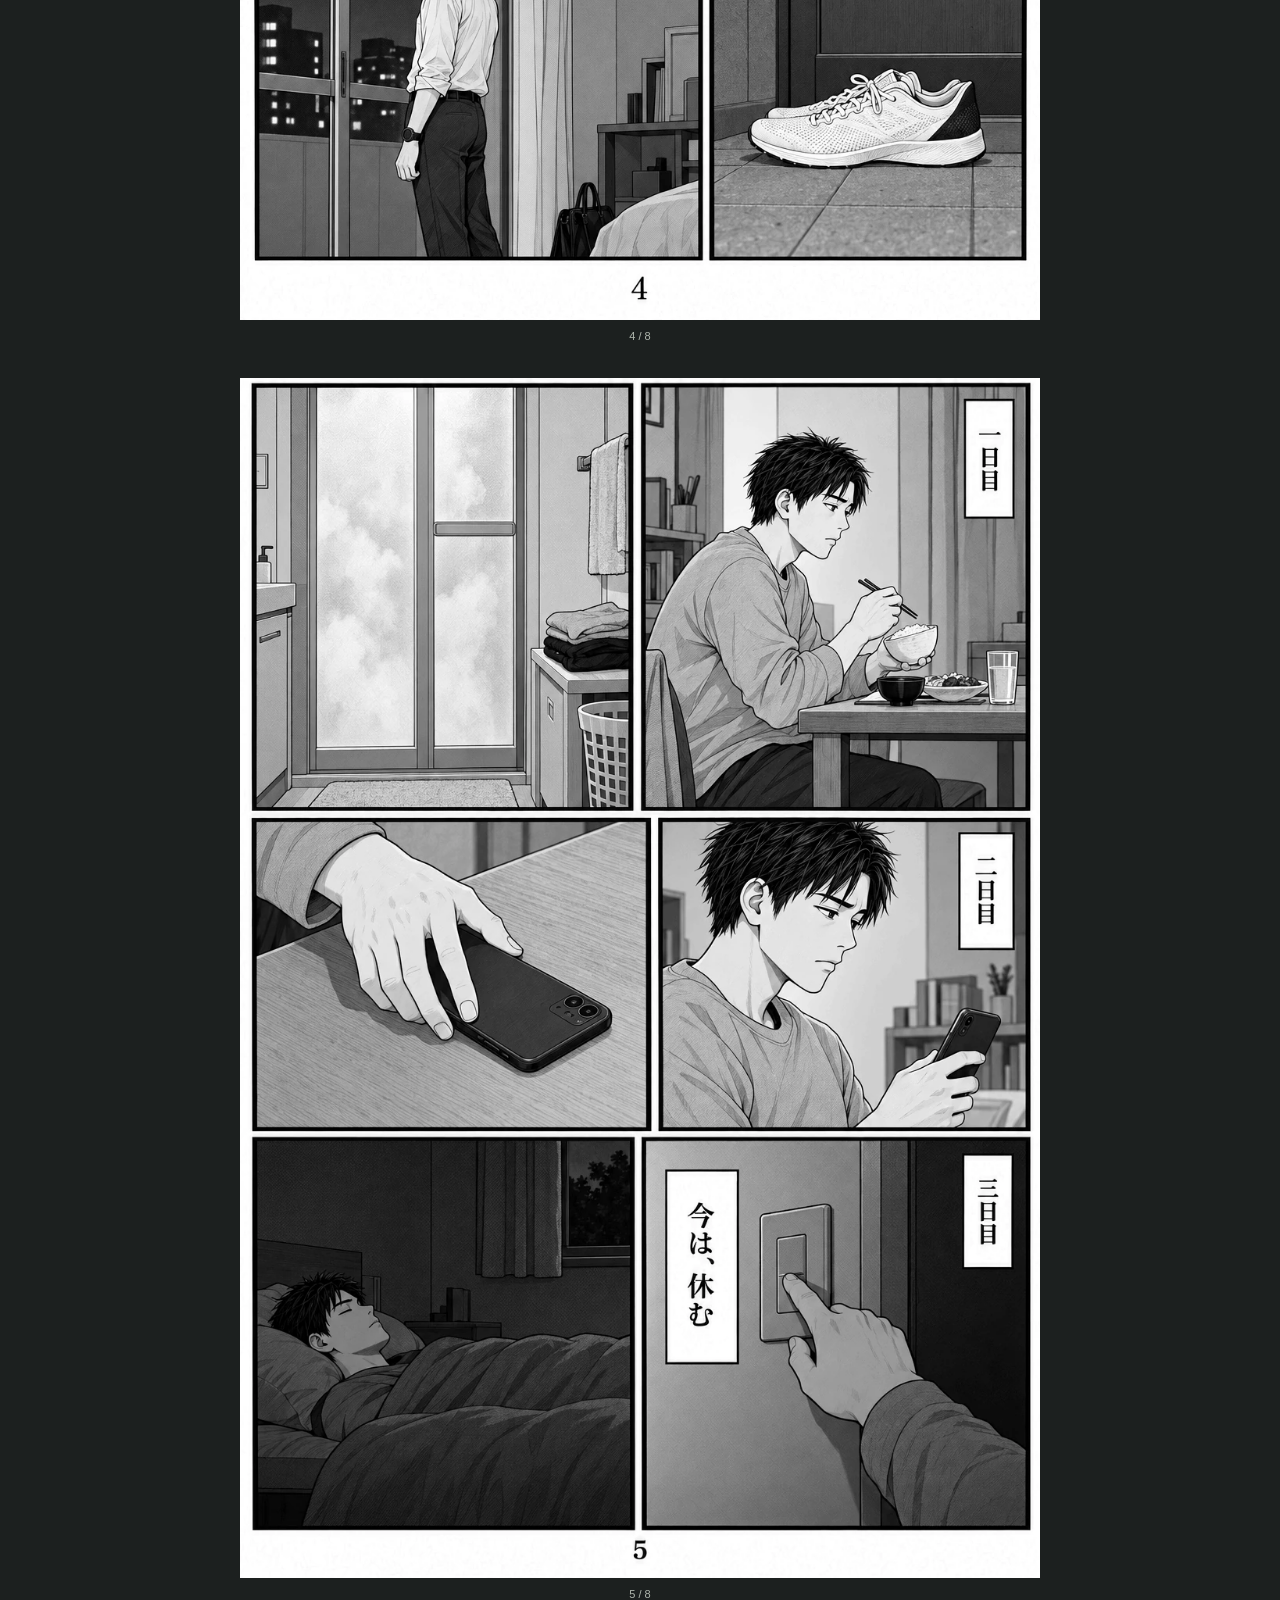
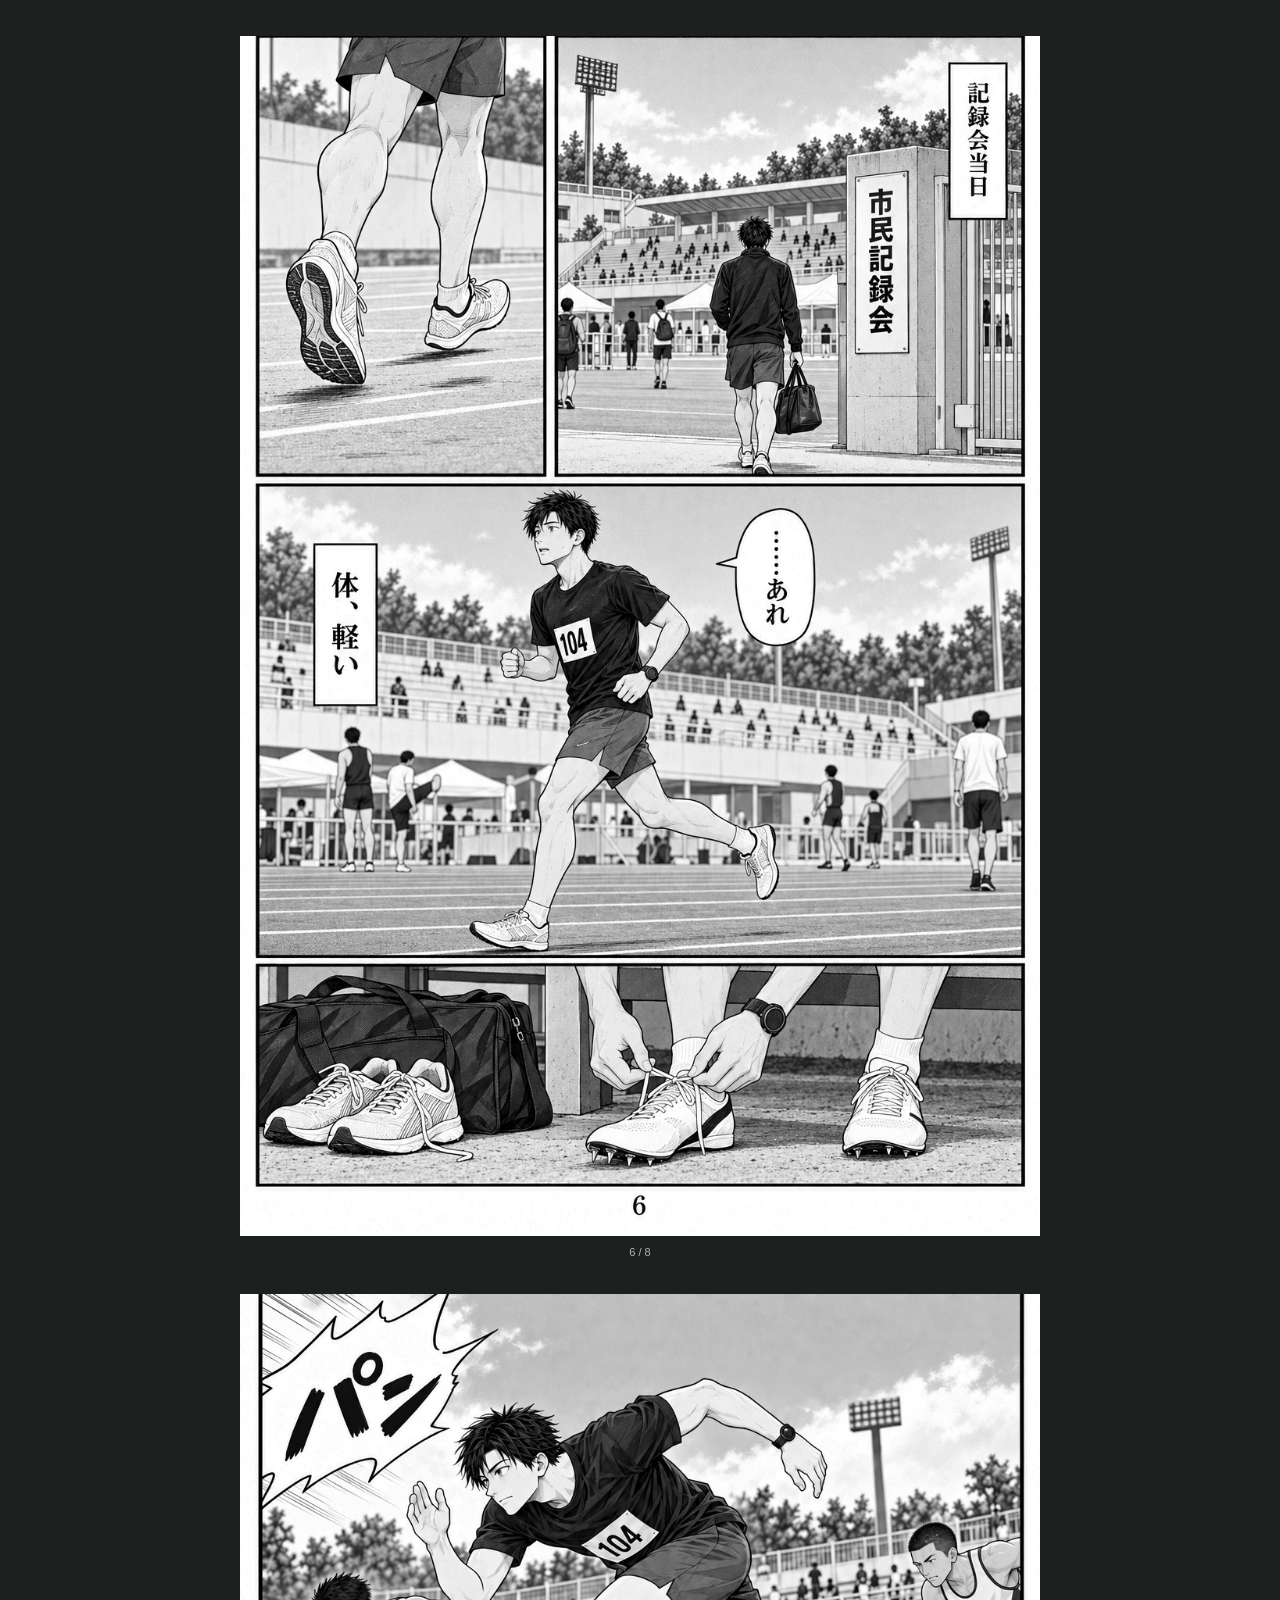
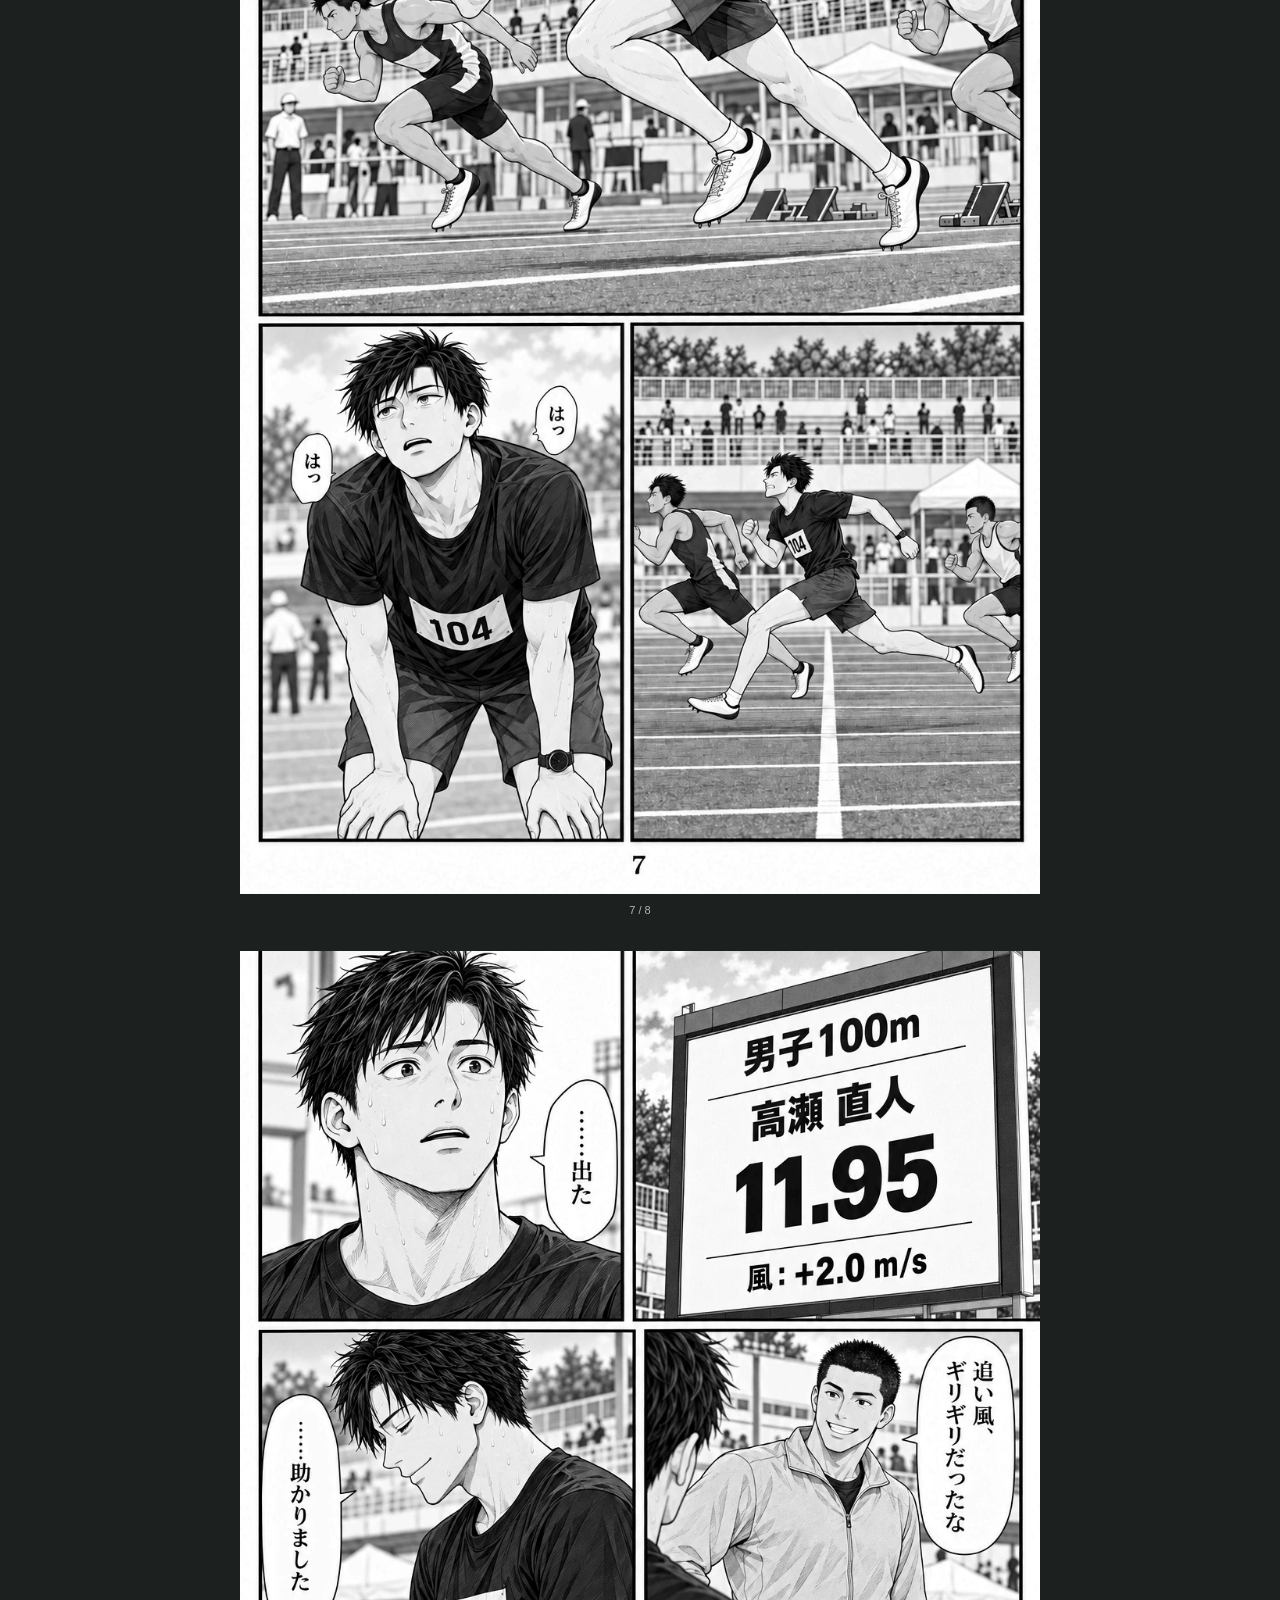
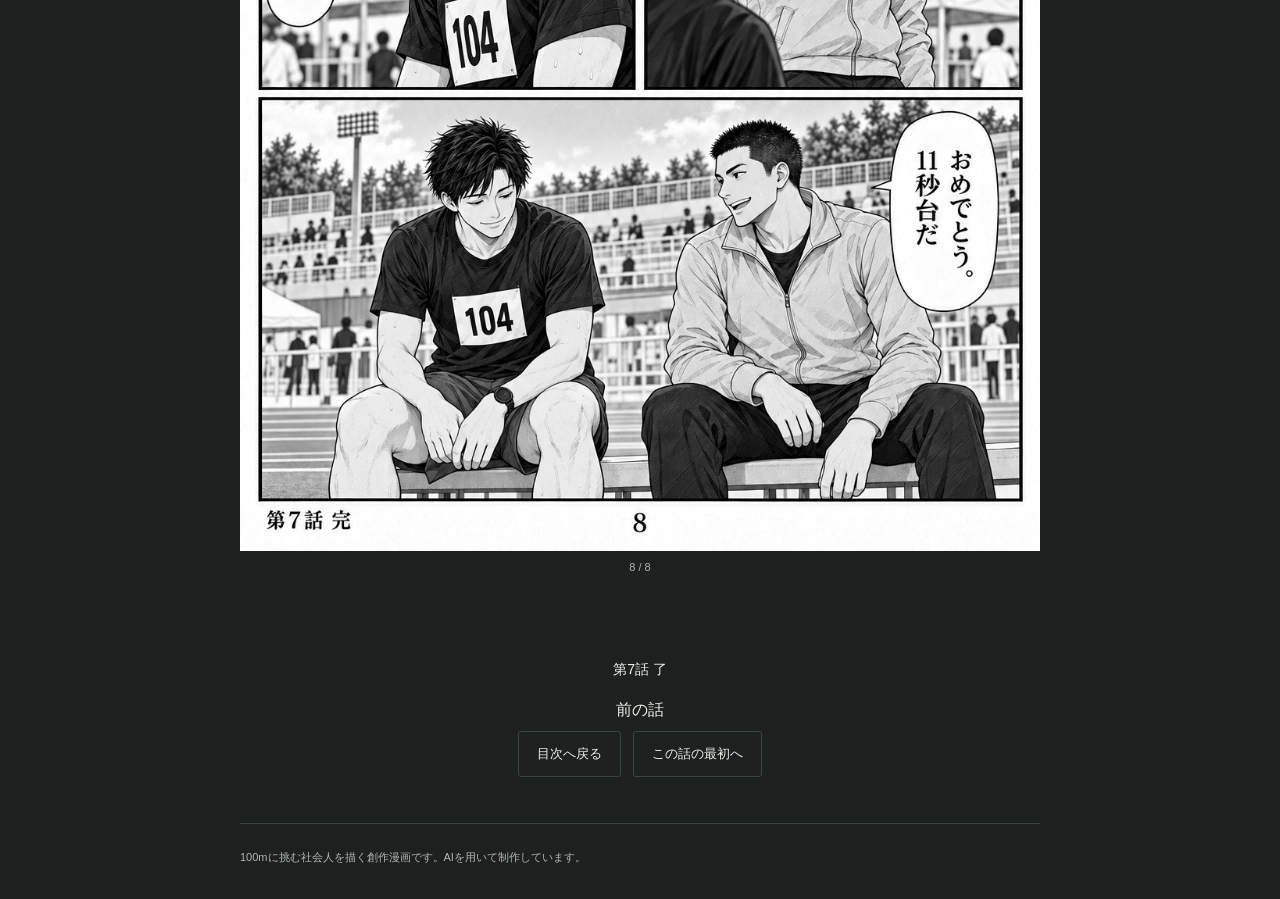
<file: episodes/07/index.html>
<!doctype html>
<html lang="ja"><head><meta charset="utf-8"><meta name="viewport" content="width=device-width,initial-scale=1"><meta name="theme-color" content="#1c201f"><title>第7話「走らない三日間」｜まだ、速くなれる。</title><link rel="stylesheet" href="../../styles.css?v=ui-20261018"></head>
<body class="reader"><a class="skip" href="#p1">本文へ</a><header class="reader-head wrap"><a href="../../index.html">‹ 目次</a><h1>第7話「走らない三日間」</h1><span class="muted">まだ、速くなれる。</span></header>
<nav class="wrap readerbar" aria-label="話とページ"><label>ページ <select id="jump" aria-label="表示ページ"><option value="1">1 / 8</option><option value="2">2 / 8</option><option value="3">3 / 8</option><option value="4">4 / 8</option><option value="5">5 / 8</option><option value="6">6 / 8</option><option value="7">7 / 8</option><option value="8">8 / 8</option></select></label><div class="links"><a href="../06/index.html">前の話</a></div></nav>
<main class="pages"><figure id="p1"><img src="page-01.webp?v=webp-gray-20261018" width="1024" height="1536" alt="まだ、速くなれる。 第7話 1ページ" fetchpriority="high" decoding="async"><figcaption>1 / 8</figcaption></figure><figure id="p2"><img src="page-02.webp?v=webp-gray-20261018" width="1024" height="1536" alt="まだ、速くなれる。 第7話 2ページ" loading="lazy" decoding="async"><figcaption>2 / 8</figcaption></figure><figure id="p3"><img src="page-03.webp?v=webp-gray-20261018" width="1024" height="1536" alt="まだ、速くなれる。 第7話 3ページ" loading="lazy" decoding="async"><figcaption>3 / 8</figcaption></figure><figure id="p4"><img src="page-04.webp?v=webp-gray-20261018" width="1024" height="1536" alt="まだ、速くなれる。 第7話 4ページ" loading="lazy" decoding="async"><figcaption>4 / 8</figcaption></figure><figure id="p5"><img src="page-05.webp?v=webp-gray-20261018" width="1024" height="1536" alt="まだ、速くなれる。 第7話 5ページ" loading="lazy" decoding="async"><figcaption>5 / 8</figcaption></figure><figure id="p6"><img src="page-06.webp?v=webp-gray-20261018" width="1024" height="1536" alt="まだ、速くなれる。 第7話 6ページ" loading="lazy" decoding="async"><figcaption>6 / 8</figcaption></figure><figure id="p7"><img src="page-07.webp?v=webp-gray-20261018" width="1024" height="1536" alt="まだ、速くなれる。 第7話 7ページ" loading="lazy" decoding="async"><figcaption>7 / 8</figcaption></figure><figure id="p8"><img src="page-08.webp?v=webp-gray-20261018" width="1024" height="1536" alt="まだ、速くなれる。 第7話 8ページ" loading="lazy" decoding="async"><figcaption>8 / 8</figcaption></figure></main>
<section class="reader-end"><p>第7話 了</p><div class="links"><a href="../06/index.html">前の話</a></div><a class="btn" href="../../index.html">目次へ戻る</a><a class="btn" href="#p1">この話の最初へ</a></section>
<footer class="wrap">100mに挑む社会人を描く創作漫画です。AIを用いて制作しています。</footer><script src="../../reader.js?v=ui-20261018"></script></body></html>
</file>
<file: styles.css>
:root{color-scheme:dark;--bg:#1c201f;--ink:#eeeee7;--muted:#b0b7ae;--line:#3c453d;--accent:#cbdc9b}*{box-sizing:border-box}body{margin:0;background:var(--bg);color:var(--ink);font-family:"Noto Sans JP","Hiragino Kaku Gothic ProN","Yu Gothic",Meiryo,sans-serif;line-height:1.8}a{color:inherit;text-decoration:none}button,select{font:inherit}a:focus-visible,button:focus-visible,select:focus-visible{outline:2px solid var(--accent);outline-offset:4px}a:hover{color:var(--accent)}.wrap{width:min(800px,calc(100% - 40px));margin:auto}.head{display:flex;justify-content:space-between;align-items:center;padding:28px 0;border-bottom:1px solid var(--line);gap:16px}.brand{font:700 18px Arial,sans-serif;letter-spacing:.035em}.muted,small{color:var(--muted)}small{font-size:12px}.head a:last-child{font-size:12px}h1{font-size:34px;letter-spacing:.05em;line-height:1.4;margin:12px 0}h2{font-size:18px;line-height:1.4}p{font-size:14px}main{padding:32px 0 48px}.intro{margin-bottom:36px}.intro p{color:var(--muted);margin:12px 0 20px}.actions{display:flex;gap:12px;flex-wrap:wrap}.btn,button{border:1px solid var(--line);background:transparent;color:var(--ink);padding:10px 18px;border-radius:3px;cursor:pointer;font-size:13px;display:inline-block}.btn.primary,button.active{background:var(--accent);border-color:var(--accent);color:var(--bg)}button:hover,.btn:hover{border-color:var(--accent)}.heading{border-left:4px solid var(--accent);padding-left:13px;margin:28px 0 10px}.row{display:grid;grid-template-columns:112px 1fr 18px;gap:22px;align-items:center;padding:17px 0;border-bottom:1px solid var(--line)}.row:hover{background:#252c27}.thumb{width:112px;height:76px;object-fit:cover;object-position:top;border-radius:3px;filter:brightness(.9)}.row h3{font-size:16px;margin:0}.row small{color:var(--accent)}.row p{font-size:12px;color:var(--muted);margin:4px 0 0}.arrow{color:var(--muted)}footer{border-top:1px solid var(--line);padding:24px 0 32px;font-size:11px;color:var(--muted)}.plain .wrap{max-width:680px}.plain .row{grid-template-columns:48px 1fr 18px;padding:18px 0}.plain .intro{margin:18px 0 44px}.plain .number{font:14px Arial;color:var(--muted)}.feature{display:grid;grid-template-columns:220px 1fr;gap:32px;align-items:center;margin:24px 0 36px}.feature img{width:220px;height:260px;object-fit:cover;object-position:top;border-radius:3px}.feature h2{font-size:27px;margin:10px 0}.tiles{display:grid;grid-template-columns:1fr 1fr;gap:0 24px}.tiles .row{grid-template-columns:1fr 18px}.tiles .row p{display:none}.picker{background:#141917;border-bottom:1px solid var(--line);padding:12px 20px;font-size:12px;text-align:center}.picker a{display:inline-block;margin:0 9px;color:var(--muted)}.picker a[aria-current]{color:var(--accent);text-decoration:underline;text-underline-offset:5px}.study{width:min(1100px,calc(100% - 40px));margin:auto}.study h1{font-size:28px}.study-top{padding:32px 0 20px}.choices{display:grid;grid-template-columns:repeat(3,1fr);gap:20px}.choice{border:1px solid var(--line);padding:22px;border-radius:4px}.choice.recommended{border-color:var(--accent)}.choice h2{margin:12px 0;font-size:21px}.choice p{min-height:76px;color:var(--muted);font-size:13px}.choice .btn{margin-top:14px}.sample{height:220px;padding:18px;background:#252c27;margin-top:18px}.sample .line{height:7px;background:#65705e;width:64%;margin:10px 0}.sample .line.short{width:38%}.minirow{display:flex;gap:10px;align-items:center;border-bottom:1px solid var(--line);padding:9px 0}.minirow img{width:40px;height:30px;object-fit:cover;object-position:top}.minitext{width:100%}.reader-head{display:flex;align-items:center;justify-content:space-between;gap:16px;padding:20px 0}.reader-head h1{font-size:17px;margin:0}.readerbar{position:sticky;top:0;background:#1c201ff5;border-bottom:1px solid var(--line);z-index:5;display:flex;align-items:center;justify-content:space-between;padding:10px 0;gap:10px}.readerbar a,.readerbar span{font-size:12px}.readerbar select{background:var(--bg);color:var(--ink);border:1px solid var(--line);padding:8px}.pages{max-width:800px;margin:auto;padding:20px 0}.pages figure{margin:0 0 24px}.pages img{display:block;width:100%;height:auto}.pages figcaption{text-align:center;color:var(--muted);font-size:11px;padding:7px}.reader-end{text-align:center;padding:14px 0 40px}.reader-end .btn{margin:6px}.paged img{max-height:calc(100vh - 190px);object-fit:contain}.pager{display:flex;align-items:center;justify-content:center;gap:16px;padding:14px}.pager button:disabled{opacity:.3;cursor:default}.note{font-size:12px;color:var(--muted);margin:28px 0}.swatches{display:flex;gap:18px;flex-wrap:wrap;font-size:12px;margin:20px 0}.swatches i{display:inline-block;width:14px;height:14px;vertical-align:middle;margin-right:6px;border:1px solid var(--line)}@media(max-width:700px){.choices{grid-template-columns:1fr}.choice p{min-height:0}.sample{height:180px}.feature{grid-template-columns:110px 1fr;gap:20px}.feature img{width:110px;height:180px}.feature h2{font-size:22px}.tiles{grid-template-columns:1fr}.row{grid-template-columns:84px 1fr 14px;gap:14px}.thumb{width:84px;height:64px}.row h3{font-size:15px}.row p{display:none}h1{font-size:28px}.head{padding:24px 0}.reader .pages{padding-top:10px}.reader-head h1{font-size:15px}.picker a{margin:0 6px}.plain .row{padding:17px 0}.readerbar{flex-wrap:wrap}}
[hidden]{display:none!important}figure{scroll-margin-top:80px}

.skip{position:absolute;left:12px;top:-80px}.skip:focus{top:8px;z-index:20;background:var(--bg);padding:10px}.reader-head>span{font-size:12px}.readerbar .links{display:flex;gap:18px}.readerbar{scroll-margin-top:0}
</file>
